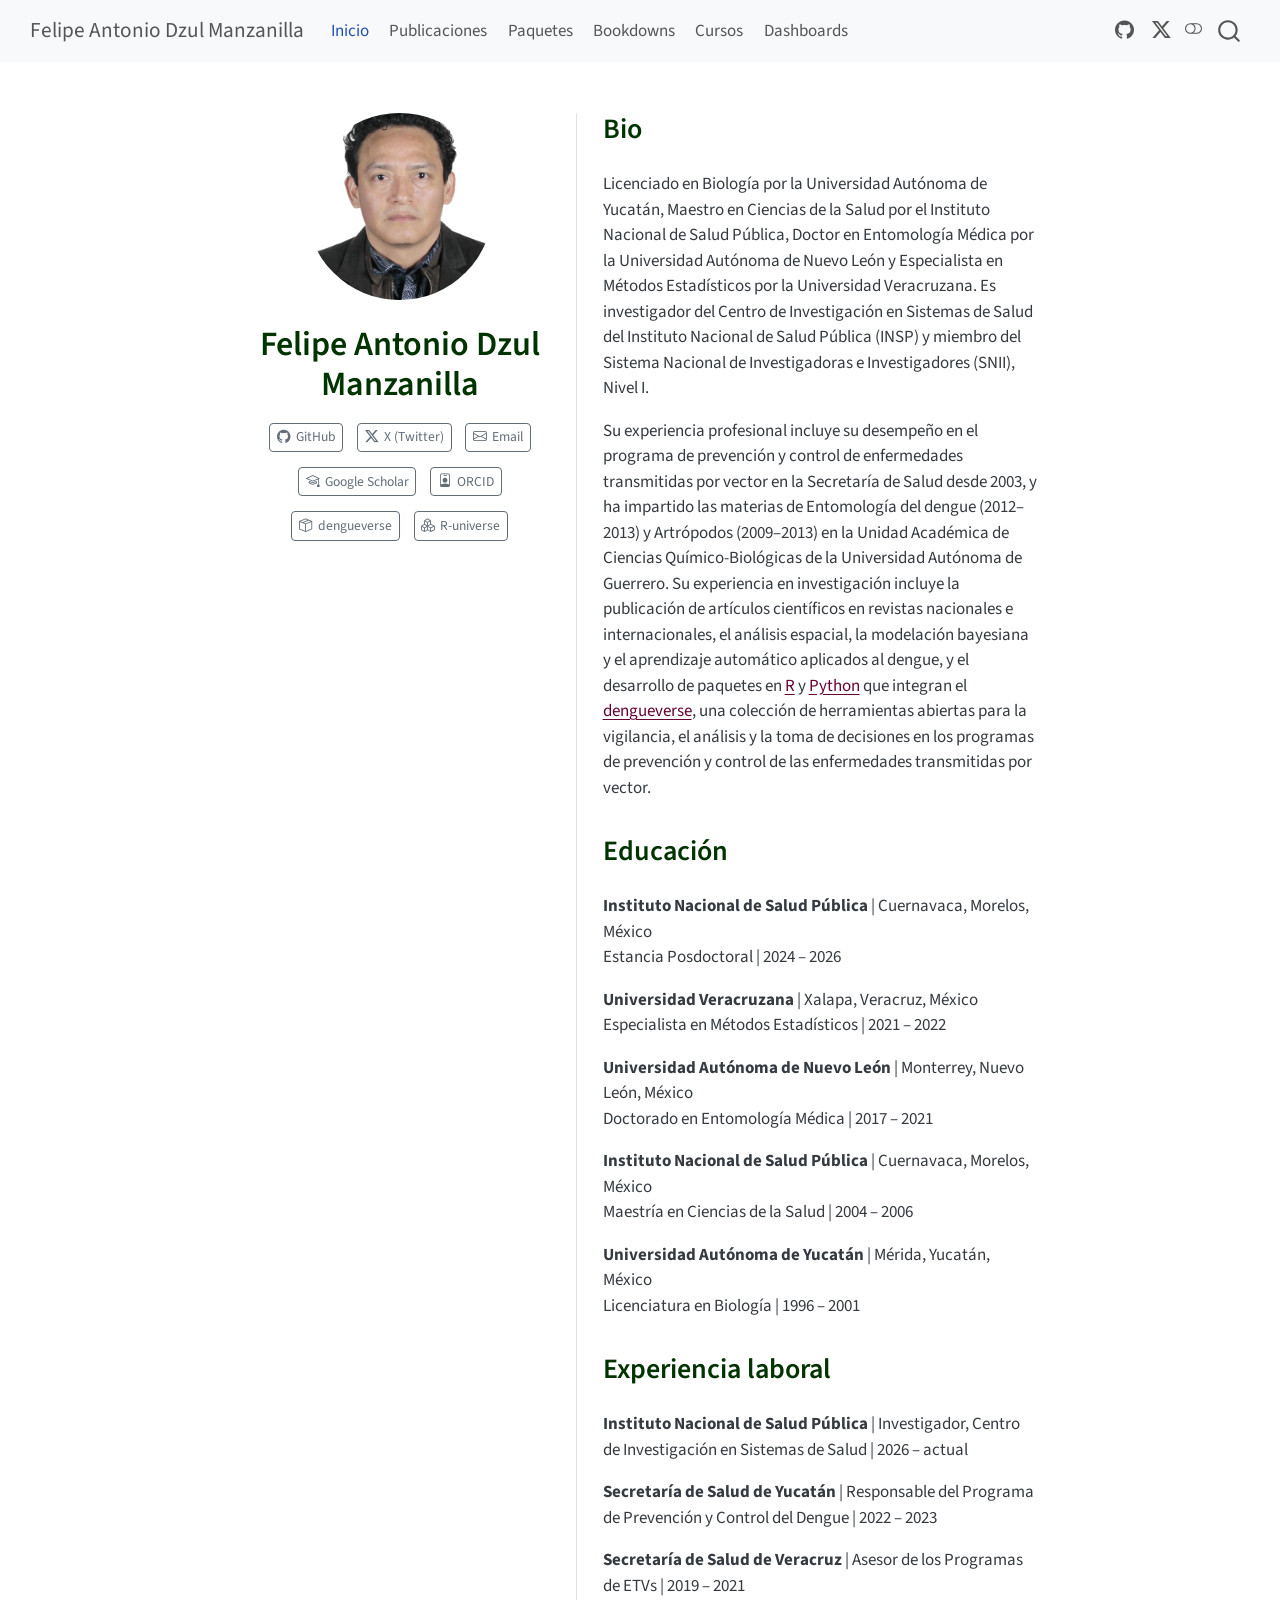
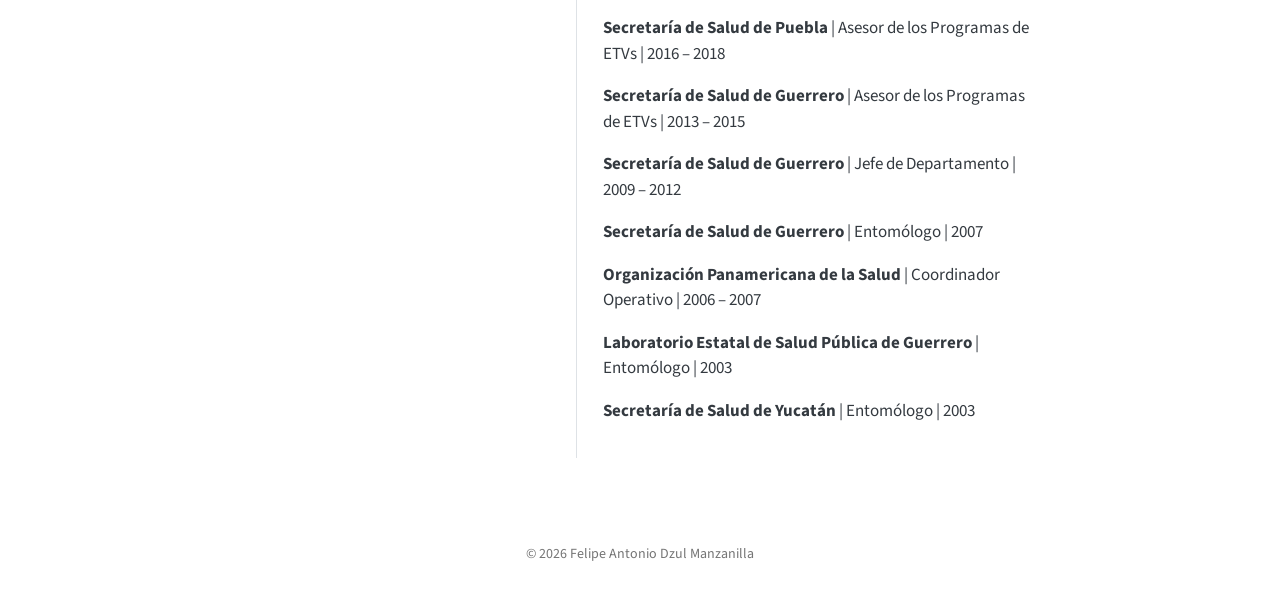
<file: index.html>
<!DOCTYPE html>
<html xmlns="http://www.w3.org/1999/xhtml" lang="es" xml:lang="es"><head>

<meta charset="utf-8">
<meta name="generator" content="quarto-1.8.27">

<meta name="viewport" content="width=device-width, initial-scale=1.0, user-scalable=yes">


<title>Felipe Antonio Dzul Manzanilla</title>
<style>
code{white-space: pre-wrap;}
span.smallcaps{font-variant: small-caps;}
div.columns{display: flex; gap: min(4vw, 1.5em);}
div.column{flex: auto; overflow-x: auto;}
div.hanging-indent{margin-left: 1.5em; text-indent: -1.5em;}
ul.task-list{list-style: none;}
ul.task-list li input[type="checkbox"] {
  width: 0.8em;
  margin: 0 0.8em 0.2em -1em; /* quarto-specific, see https://github.com/quarto-dev/quarto-cli/issues/4556 */ 
  vertical-align: middle;
}
</style>


<script src="site_libs/quarto-nav/quarto-nav.js"></script>
<script src="site_libs/quarto-nav/headroom.min.js"></script>
<script src="site_libs/clipboard/clipboard.min.js"></script>
<script src="site_libs/quarto-search/autocomplete.umd.js"></script>
<script src="site_libs/quarto-search/fuse.min.js"></script>
<script src="site_libs/quarto-search/quarto-search.js"></script>
<meta name="quarto:offset" content="./">
<link href="./images/fadm.jpg" rel="icon" type="image/jpeg">
<script src="site_libs/quarto-html/quarto.js" type="module"></script>
<script src="site_libs/quarto-html/tabsets/tabsets.js" type="module"></script>
<script src="site_libs/quarto-html/axe/axe-check.js" type="module"></script>
<script src="site_libs/quarto-html/popper.min.js"></script>
<script src="site_libs/quarto-html/tippy.umd.min.js"></script>
<link href="site_libs/quarto-html/tippy.css" rel="stylesheet">
<link href="site_libs/quarto-html/quarto-syntax-highlighting-ed96de9b727972fe78a7b5d16c58bf87.css" rel="stylesheet" class="quarto-color-scheme" id="quarto-text-highlighting-styles">
<link href="site_libs/quarto-html/quarto-syntax-highlighting-dark-4d9afe2b8d18ee9fa5d0d57b5ed4214d.css" rel="stylesheet" class="quarto-color-scheme quarto-color-alternate" id="quarto-text-highlighting-styles">
<link href="site_libs/quarto-html/quarto-syntax-highlighting-ed96de9b727972fe78a7b5d16c58bf87.css" rel="stylesheet" class="quarto-color-scheme-extra" id="quarto-text-highlighting-styles">
<script src="site_libs/bootstrap/bootstrap.min.js"></script>
<link href="site_libs/bootstrap/bootstrap-icons.css" rel="stylesheet">
<link href="site_libs/bootstrap/bootstrap-5b4ad623e5705c0698d39aec6f10cf02.min.css" rel="stylesheet" append-hash="true" class="quarto-color-scheme" id="quarto-bootstrap" data-mode="light">
<link href="site_libs/bootstrap/bootstrap-dark-0d4a9d19931feb4fee1ddab4b2489000.min.css" rel="stylesheet" append-hash="true" class="quarto-color-scheme quarto-color-alternate" id="quarto-bootstrap" data-mode="dark">
<link href="site_libs/bootstrap/bootstrap-5b4ad623e5705c0698d39aec6f10cf02.min.css" rel="stylesheet" append-hash="true" class="quarto-color-scheme-extra" id="quarto-bootstrap" data-mode="light">
<script id="quarto-search-options" type="application/json">{
  "location": "navbar",
  "copy-button": false,
  "collapse-after": 3,
  "panel-placement": "end",
  "type": "overlay",
  "limit": 50,
  "keyboard-shortcut": [
    "f",
    "/",
    "s"
  ],
  "show-item-context": false,
  "language": {
    "search-no-results-text": "No se han encontrado resultados",
    "search-matching-documents-text": "documentos encontrados",
    "search-copy-link-title": "Copiar el enlace en la búsqueda",
    "search-hide-matches-text": "Ocultar resultados adicionales",
    "search-more-match-text": "resultado adicional en este documento",
    "search-more-matches-text": "resultados adicionales en este documento",
    "search-clear-button-title": "Borrar",
    "search-text-placeholder": "",
    "search-detached-cancel-button-title": "Cancelar",
    "search-submit-button-title": "Enviar",
    "search-label": "Buscar"
  }
}</script>


<link rel="stylesheet" href="styles.css">
</head>

<body class="nav-fixed fullcontent quarto-light"><script id="quarto-html-before-body" type="application/javascript">
    const toggleBodyColorMode = (bsSheetEl) => {
      const mode = bsSheetEl.getAttribute("data-mode");
      const bodyEl = window.document.querySelector("body");
      if (mode === "dark") {
        bodyEl.classList.add("quarto-dark");
        bodyEl.classList.remove("quarto-light");
      } else {
        bodyEl.classList.add("quarto-light");
        bodyEl.classList.remove("quarto-dark");
      }
    }
    const toggleBodyColorPrimary = () => {
      const bsSheetEl = window.document.querySelector("link#quarto-bootstrap:not([rel=disabled-stylesheet])");
      if (bsSheetEl) {
        toggleBodyColorMode(bsSheetEl);
      }
    }
    const setColorSchemeToggle = (alternate) => {
      const toggles = window.document.querySelectorAll('.quarto-color-scheme-toggle');
      for (let i=0; i < toggles.length; i++) {
        const toggle = toggles[i];
        if (toggle) {
          if (alternate) {
            toggle.classList.add("alternate");
          } else {
            toggle.classList.remove("alternate");
          }
        }
      }
    };
    const toggleColorMode = (alternate) => {
      // Switch the stylesheets
      const primaryStylesheets = window.document.querySelectorAll('link.quarto-color-scheme:not(.quarto-color-alternate)');
      const alternateStylesheets = window.document.querySelectorAll('link.quarto-color-scheme.quarto-color-alternate');
      manageTransitions('#quarto-margin-sidebar .nav-link', false);
      if (alternate) {
        // note: dark is layered on light, we don't disable primary!
        enableStylesheet(alternateStylesheets);
        for (const sheetNode of alternateStylesheets) {
          if (sheetNode.id === "quarto-bootstrap") {
            toggleBodyColorMode(sheetNode);
          }
        }
      } else {
        disableStylesheet(alternateStylesheets);
        enableStylesheet(primaryStylesheets)
        toggleBodyColorPrimary();
      }
      manageTransitions('#quarto-margin-sidebar .nav-link', true);
      // Switch the toggles
      setColorSchemeToggle(alternate)
      // Hack to workaround the fact that safari doesn't
      // properly recolor the scrollbar when toggling (#1455)
      if (navigator.userAgent.indexOf('Safari') > 0 && navigator.userAgent.indexOf('Chrome') == -1) {
        manageTransitions("body", false);
        window.scrollTo(0, 1);
        setTimeout(() => {
          window.scrollTo(0, 0);
          manageTransitions("body", true);
        }, 40);
      }
    }
    const disableStylesheet = (stylesheets) => {
      for (let i=0; i < stylesheets.length; i++) {
        const stylesheet = stylesheets[i];
        stylesheet.rel = 'disabled-stylesheet';
      }
    }
    const enableStylesheet = (stylesheets) => {
      for (let i=0; i < stylesheets.length; i++) {
        const stylesheet = stylesheets[i];
        if(stylesheet.rel !== 'stylesheet') { // for Chrome, which will still FOUC without this check
          stylesheet.rel = 'stylesheet';
        }
      }
    }
    const manageTransitions = (selector, allowTransitions) => {
      const els = window.document.querySelectorAll(selector);
      for (let i=0; i < els.length; i++) {
        const el = els[i];
        if (allowTransitions) {
          el.classList.remove('notransition');
        } else {
          el.classList.add('notransition');
        }
      }
    }
    const isFileUrl = () => {
      return window.location.protocol === 'file:';
    }
    const hasAlternateSentinel = () => {
      let styleSentinel = getColorSchemeSentinel();
      if (styleSentinel !== null) {
        return styleSentinel === "alternate";
      } else {
        return false;
      }
    }
    const setStyleSentinel = (alternate) => {
      const value = alternate ? "alternate" : "default";
      if (!isFileUrl()) {
        window.localStorage.setItem("quarto-color-scheme", value);
      } else {
        localAlternateSentinel = value;
      }
    }
    const getColorSchemeSentinel = () => {
      if (!isFileUrl()) {
        const storageValue = window.localStorage.getItem("quarto-color-scheme");
        return storageValue != null ? storageValue : localAlternateSentinel;
      } else {
        return localAlternateSentinel;
      }
    }
    const toggleGiscusIfUsed = (isAlternate, darkModeDefault) => {
      const baseTheme = document.querySelector('#giscus-base-theme')?.value ?? 'light';
      const alternateTheme = document.querySelector('#giscus-alt-theme')?.value ?? 'dark';
      let newTheme = '';
      if(authorPrefersDark) {
        newTheme = isAlternate ? baseTheme : alternateTheme;
      } else {
        newTheme = isAlternate ? alternateTheme : baseTheme;
      }
      const changeGiscusTheme = () => {
        // From: https://github.com/giscus/giscus/issues/336
        const sendMessage = (message) => {
          const iframe = document.querySelector('iframe.giscus-frame');
          if (!iframe) return;
          iframe.contentWindow.postMessage({ giscus: message }, 'https://giscus.app');
        }
        sendMessage({
          setConfig: {
            theme: newTheme
          }
        });
      }
      const isGiscussLoaded = window.document.querySelector('iframe.giscus-frame') !== null;
      if (isGiscussLoaded) {
        changeGiscusTheme();
      }
    };
    const authorPrefersDark = false;
    const darkModeDefault = authorPrefersDark;
      document.querySelector('link#quarto-text-highlighting-styles.quarto-color-scheme-extra').rel = 'disabled-stylesheet';
      document.querySelector('link#quarto-bootstrap.quarto-color-scheme-extra').rel = 'disabled-stylesheet';
    let localAlternateSentinel = darkModeDefault ? 'alternate' : 'default';
    // Dark / light mode switch
    window.quartoToggleColorScheme = () => {
      // Read the current dark / light value
      let toAlternate = !hasAlternateSentinel();
      toggleColorMode(toAlternate);
      setStyleSentinel(toAlternate);
      toggleGiscusIfUsed(toAlternate, darkModeDefault);
      window.dispatchEvent(new Event('resize'));
    };
    // Switch to dark mode if need be
    if (hasAlternateSentinel()) {
      toggleColorMode(true);
    } else {
      toggleColorMode(false);
    }
  </script>

<div id="quarto-search-results"></div>
  <header id="quarto-header" class="headroom fixed-top">
    <nav class="navbar navbar-expand-lg " data-bs-theme="dark">
      <div class="navbar-container container-fluid">
      <div class="navbar-brand-container mx-auto">
    <a class="navbar-brand" href="./index.html">
    <span class="navbar-title">Felipe Antonio Dzul Manzanilla</span>
    </a>
  </div>
            <div id="quarto-search" class="" title="Buscar"></div>
          <button class="navbar-toggler" type="button" data-bs-toggle="collapse" data-bs-target="#navbarCollapse" aria-controls="navbarCollapse" role="menu" aria-expanded="false" aria-label="Navegación de palanca" onclick="if (window.quartoToggleHeadroom) { window.quartoToggleHeadroom(); }">
  <span class="navbar-toggler-icon"></span>
</button>
          <div class="collapse navbar-collapse" id="navbarCollapse">
            <ul class="navbar-nav navbar-nav-scroll me-auto">
  <li class="nav-item">
    <a class="nav-link active" href="./index.html" aria-current="page"> 
<span class="menu-text">Inicio</span></a>
  </li>  
  <li class="nav-item">
    <a class="nav-link" href="./articulos.html"> 
<span class="menu-text">Publicaciones</span></a>
  </li>  
  <li class="nav-item">
    <a class="nav-link" href="./paquetes.html"> 
<span class="menu-text">Paquetes</span></a>
  </li>  
  <li class="nav-item">
    <a class="nav-link" href="./bookdowns.html"> 
<span class="menu-text">Bookdowns</span></a>
  </li>  
  <li class="nav-item">
    <a class="nav-link" href="./cursos.html"> 
<span class="menu-text">Cursos</span></a>
  </li>  
  <li class="nav-item">
    <a class="nav-link" href="./dashboards.html"> 
<span class="menu-text">Dashboards</span></a>
  </li>  
</ul>
            <ul class="navbar-nav navbar-nav-scroll ms-auto">
  <li class="nav-item compact">
    <a class="nav-link" href="https://github.com/fdzul/"> <i class="bi bi-github" role="img" aria-label="GitHub">
</i> 
<span class="menu-text"></span></a>
  </li>  
  <li class="nav-item compact">
    <a class="nav-link" href="https://twitter.com/FdzulM"> <i class="bi bi-twitter-x" role="img" aria-label="X (Twitter)">
</i> 
<span class="menu-text"></span></a>
  </li>  
</ul>
          </div> <!-- /navcollapse -->
            <div class="quarto-navbar-tools">
  <a href="" class="quarto-color-scheme-toggle quarto-navigation-tool  px-1" onclick="window.quartoToggleColorScheme(); return false;" title="Alternar modo oscuro"><i class="bi"></i></a>
</div>
      </div> <!-- /container-fluid -->
    </nav>
</header>
<!-- content -->
<div id="quarto-content" class="quarto-container page-columns page-rows-contents page-layout-article page-navbar">
<!-- sidebar -->
<!-- margin-sidebar -->
    
<!-- main -->
<div class="quarto-about-trestles">
  <div class="about-entity">
    <img src="images/fadm.jpg" class="about-image
  round " style="height: 11em; width: 11em;">
<header id="title-block-header" class="quarto-title-block default">
<div class="quarto-title">
<h1 class="title">Felipe Antonio Dzul Manzanilla</h1>
</div>
<div class="quarto-title-meta">
  </div>
</header>
    <div class="about-links">
  <a href="https://github.com/fdzul/" class="about-link" rel="" target="">
    <i class="bi bi-github"></i>
     <span class="about-link-text">GitHub</span>
  </a>
  <a href="https://twitter.com/FdzulM" class="about-link" rel="" target="">
    <i class="bi bi-twitter-x"></i>
     <span class="about-link-text">X (Twitter)</span>
  </a>
  <a href="mailto:felipe.dzul.m@gmail.com" class="about-link" rel="" target="">
    <i class="bi bi-envelope"></i>
     <span class="about-link-text">Email</span>
  </a>
  <a href="https://scholar.google.es/citations?hl=es&amp;user=3e3-4VkAAAAJ" class="about-link" rel="" target="">
    <i class="bi bi-mortarboard"></i>
     <span class="about-link-text">Google Scholar</span>
  </a>
  <a href="https://orcid.org/0000-0002-2085-9141" class="about-link" rel="" target="">
    <i class="bi bi-person-badge"></i>
     <span class="about-link-text">ORCID</span>
  </a>
  <a href="https://fdzul.github.io/dengueverse/" class="about-link" rel="" target="">
    <i class="bi bi-box-seam"></i>
     <span class="about-link-text">dengueverse</span>
  </a>
  <a href="https://fdzul.r-universe.dev" class="about-link" rel="" target="">
    <i class="bi bi-boxes"></i>
     <span class="about-link-text">R-universe</span>
  </a>
</div>
  </div>
  <div class="about-contents"><main class="content" id="quarto-document-content">

<section id="bio" class="level2">
<h2 data-anchor-id="bio">Bio</h2>
<p>Licenciado en Biología por la Universidad Autónoma de Yucatán, Maestro en Ciencias de la Salud por el Instituto Nacional de Salud Pública, Doctor en Entomología Médica por la Universidad Autónoma de Nuevo León y Especialista en Métodos Estadísticos por la Universidad Veracruzana. Es investigador del Centro de Investigación en Sistemas de Salud del Instituto Nacional de Salud Pública (INSP) y miembro del Sistema Nacional de Investigadoras e Investigadores (SNII), Nivel I.</p>
<p>Su experiencia profesional incluye su desempeño en el programa de prevención y control de enfermedades transmitidas por vector en la Secretaría de Salud desde 2003, y ha impartido las materias de Entomología del dengue (2012–2013) y Artrópodos (2009–2013) en la Unidad Académica de Ciencias Químico-Biológicas de la Universidad Autónoma de Guerrero. Su experiencia en investigación incluye la publicación de artículos científicos en revistas nacionales e internacionales, el análisis espacial, la modelación bayesiana y el aprendizaje automático aplicados al dengue, y el desarrollo de paquetes en <a href="https://cran.r-project.org/">R</a> y <a href="https://www.python.org/">Python</a> que integran el <a href="https://fdzul.github.io/dengueverse/">dengueverse</a>, una colección de herramientas abiertas para la vigilancia, el análisis y la toma de decisiones en los programas de prevención y control de las enfermedades transmitidas por vector.</p>
</section>
<section id="educación" class="level2">
<h2 data-anchor-id="educación">Educación</h2>
<p><strong>Instituto Nacional de Salud Pública</strong> | Cuernavaca, Morelos, México<br>
Estancia Posdoctoral | 2024 – 2026</p>
<p><strong>Universidad Veracruzana</strong> | Xalapa, Veracruz, México<br>
Especialista en Métodos Estadísticos | 2021 – 2022</p>
<p><strong>Universidad Autónoma de Nuevo León</strong> | Monterrey, Nuevo León, México<br>
Doctorado en Entomología Médica | 2017 – 2021</p>
<p><strong>Instituto Nacional de Salud Pública</strong> | Cuernavaca, Morelos, México<br>
Maestría en Ciencias de la Salud | 2004 – 2006</p>
<p><strong>Universidad Autónoma de Yucatán</strong> | Mérida, Yucatán, México<br>
Licenciatura en Biología | 1996 – 2001</p>
</section>
<section id="experiencia-laboral" class="level2">
<h2 data-anchor-id="experiencia-laboral">Experiencia laboral</h2>
<p><strong>Instituto Nacional de Salud Pública</strong> | Investigador, Centro de Investigación en Sistemas de Salud | 2026 – actual</p>
<p><strong>Secretaría de Salud de Yucatán</strong> | Responsable del Programa de Prevención y Control del Dengue | 2022 – 2023</p>
<p><strong>Secretaría de Salud de Veracruz</strong> | Asesor de los Programas de ETVs | 2019 – 2021</p>
<p><strong>Secretaría de Salud de Puebla</strong> | Asesor de los Programas de ETVs | 2016 – 2018</p>
<p><strong>Secretaría de Salud de Guerrero</strong> | Asesor de los Programas de ETVs | 2013 – 2015</p>
<p><strong>Secretaría de Salud de Guerrero</strong> | Jefe de Departamento | 2009 – 2012</p>
<p><strong>Secretaría de Salud de Guerrero</strong> | Entomólogo | 2007</p>
<p><strong>Organización Panamericana de la Salud</strong> | Coordinador Operativo | 2006 – 2007</p>
<p><strong>Laboratorio Estatal de Salud Pública de Guerrero</strong> | Entomólogo | 2003</p>
<p><strong>Secretaría de Salud de Yucatán</strong> | Entomólogo | 2003</p>


</section>
</main></div>
</div>
 <!-- /main -->
<script id="quarto-html-after-body" type="application/javascript">
  window.document.addEventListener("DOMContentLoaded", function (event) {
    // Ensure there is a toggle, if there isn't float one in the top right
    if (window.document.querySelector('.quarto-color-scheme-toggle') === null) {
      const a = window.document.createElement('a');
      a.classList.add('top-right');
      a.classList.add('quarto-color-scheme-toggle');
      a.href = "";
      a.onclick = function() { try { window.quartoToggleColorScheme(); } catch {} return false; };
      const i = window.document.createElement("i");
      i.classList.add('bi');
      a.appendChild(i);
      window.document.body.appendChild(a);
    }
    setColorSchemeToggle(hasAlternateSentinel())
    const isCodeAnnotation = (el) => {
      for (const clz of el.classList) {
        if (clz.startsWith('code-annotation-')) {                     
          return true;
        }
      }
      return false;
    }
    const onCopySuccess = function(e) {
      // button target
      const button = e.trigger;
      // don't keep focus
      button.blur();
      // flash "checked"
      button.classList.add('code-copy-button-checked');
      var currentTitle = button.getAttribute("title");
      button.setAttribute("title", "Copiado");
      let tooltip;
      if (window.bootstrap) {
        button.setAttribute("data-bs-toggle", "tooltip");
        button.setAttribute("data-bs-placement", "left");
        button.setAttribute("data-bs-title", "Copiado");
        tooltip = new bootstrap.Tooltip(button, 
          { trigger: "manual", 
            customClass: "code-copy-button-tooltip",
            offset: [0, -8]});
        tooltip.show();    
      }
      setTimeout(function() {
        if (tooltip) {
          tooltip.hide();
          button.removeAttribute("data-bs-title");
          button.removeAttribute("data-bs-toggle");
          button.removeAttribute("data-bs-placement");
        }
        button.setAttribute("title", currentTitle);
        button.classList.remove('code-copy-button-checked');
      }, 1000);
      // clear code selection
      e.clearSelection();
    }
    const getTextToCopy = function(trigger) {
      const outerScaffold = trigger.parentElement.cloneNode(true);
      const codeEl = outerScaffold.querySelector('code');
      for (const childEl of codeEl.children) {
        if (isCodeAnnotation(childEl)) {
          childEl.remove();
        }
      }
      return codeEl.innerText;
    }
    const clipboard = new window.ClipboardJS('.code-copy-button:not([data-in-quarto-modal])', {
      text: getTextToCopy
    });
    clipboard.on('success', onCopySuccess);
    if (window.document.getElementById('quarto-embedded-source-code-modal')) {
      const clipboardModal = new window.ClipboardJS('.code-copy-button[data-in-quarto-modal]', {
        text: getTextToCopy,
        container: window.document.getElementById('quarto-embedded-source-code-modal')
      });
      clipboardModal.on('success', onCopySuccess);
    }
      var localhostRegex = new RegExp(/^(?:http|https):\/\/localhost\:?[0-9]*\//);
      var mailtoRegex = new RegExp(/^mailto:/);
        var filterRegex = new RegExp("https:\/\/fdzul\.github\.io");
      var isInternal = (href) => {
          return filterRegex.test(href) || localhostRegex.test(href) || mailtoRegex.test(href);
      }
      // Inspect non-navigation links and adorn them if external
     var links = window.document.querySelectorAll('a[href]:not(.nav-link):not(.navbar-brand):not(.toc-action):not(.sidebar-link):not(.sidebar-item-toggle):not(.pagination-link):not(.no-external):not([aria-hidden]):not(.dropdown-item):not(.quarto-navigation-tool):not(.about-link)');
      for (var i=0; i<links.length; i++) {
        const link = links[i];
        if (!isInternal(link.href)) {
          // undo the damage that might have been done by quarto-nav.js in the case of
          // links that we want to consider external
          if (link.dataset.originalHref !== undefined) {
            link.href = link.dataset.originalHref;
          }
        }
      }
    function tippyHover(el, contentFn, onTriggerFn, onUntriggerFn) {
      const config = {
        allowHTML: true,
        maxWidth: 500,
        delay: 100,
        arrow: false,
        appendTo: function(el) {
            return el.parentElement;
        },
        interactive: true,
        interactiveBorder: 10,
        theme: 'quarto',
        placement: 'bottom-start',
      };
      if (contentFn) {
        config.content = contentFn;
      }
      if (onTriggerFn) {
        config.onTrigger = onTriggerFn;
      }
      if (onUntriggerFn) {
        config.onUntrigger = onUntriggerFn;
      }
      window.tippy(el, config); 
    }
    const noterefs = window.document.querySelectorAll('a[role="doc-noteref"]');
    for (var i=0; i<noterefs.length; i++) {
      const ref = noterefs[i];
      tippyHover(ref, function() {
        // use id or data attribute instead here
        let href = ref.getAttribute('data-footnote-href') || ref.getAttribute('href');
        try { href = new URL(href).hash; } catch {}
        const id = href.replace(/^#\/?/, "");
        const note = window.document.getElementById(id);
        if (note) {
          return note.innerHTML;
        } else {
          return "";
        }
      });
    }
    const xrefs = window.document.querySelectorAll('a.quarto-xref');
    const processXRef = (id, note) => {
      // Strip column container classes
      const stripColumnClz = (el) => {
        el.classList.remove("page-full", "page-columns");
        if (el.children) {
          for (const child of el.children) {
            stripColumnClz(child);
          }
        }
      }
      stripColumnClz(note)
      if (id === null || id.startsWith('sec-')) {
        // Special case sections, only their first couple elements
        const container = document.createElement("div");
        if (note.children && note.children.length > 2) {
          container.appendChild(note.children[0].cloneNode(true));
          for (let i = 1; i < note.children.length; i++) {
            const child = note.children[i];
            if (child.tagName === "P" && child.innerText === "") {
              continue;
            } else {
              container.appendChild(child.cloneNode(true));
              break;
            }
          }
          if (window.Quarto?.typesetMath) {
            window.Quarto.typesetMath(container);
          }
          return container.innerHTML
        } else {
          if (window.Quarto?.typesetMath) {
            window.Quarto.typesetMath(note);
          }
          return note.innerHTML;
        }
      } else {
        // Remove any anchor links if they are present
        const anchorLink = note.querySelector('a.anchorjs-link');
        if (anchorLink) {
          anchorLink.remove();
        }
        if (window.Quarto?.typesetMath) {
          window.Quarto.typesetMath(note);
        }
        if (note.classList.contains("callout")) {
          return note.outerHTML;
        } else {
          return note.innerHTML;
        }
      }
    }
    for (var i=0; i<xrefs.length; i++) {
      const xref = xrefs[i];
      tippyHover(xref, undefined, function(instance) {
        instance.disable();
        let url = xref.getAttribute('href');
        let hash = undefined; 
        if (url.startsWith('#')) {
          hash = url;
        } else {
          try { hash = new URL(url).hash; } catch {}
        }
        if (hash) {
          const id = hash.replace(/^#\/?/, "");
          const note = window.document.getElementById(id);
          if (note !== null) {
            try {
              const html = processXRef(id, note.cloneNode(true));
              instance.setContent(html);
            } finally {
              instance.enable();
              instance.show();
            }
          } else {
            // See if we can fetch this
            fetch(url.split('#')[0])
            .then(res => res.text())
            .then(html => {
              const parser = new DOMParser();
              const htmlDoc = parser.parseFromString(html, "text/html");
              const note = htmlDoc.getElementById(id);
              if (note !== null) {
                const html = processXRef(id, note);
                instance.setContent(html);
              } 
            }).finally(() => {
              instance.enable();
              instance.show();
            });
          }
        } else {
          // See if we can fetch a full url (with no hash to target)
          // This is a special case and we should probably do some content thinning / targeting
          fetch(url)
          .then(res => res.text())
          .then(html => {
            const parser = new DOMParser();
            const htmlDoc = parser.parseFromString(html, "text/html");
            const note = htmlDoc.querySelector('main.content');
            if (note !== null) {
              // This should only happen for chapter cross references
              // (since there is no id in the URL)
              // remove the first header
              if (note.children.length > 0 && note.children[0].tagName === "HEADER") {
                note.children[0].remove();
              }
              const html = processXRef(null, note);
              instance.setContent(html);
            } 
          }).finally(() => {
            instance.enable();
            instance.show();
          });
        }
      }, function(instance) {
      });
    }
        let selectedAnnoteEl;
        const selectorForAnnotation = ( cell, annotation) => {
          let cellAttr = 'data-code-cell="' + cell + '"';
          let lineAttr = 'data-code-annotation="' +  annotation + '"';
          const selector = 'span[' + cellAttr + '][' + lineAttr + ']';
          return selector;
        }
        const selectCodeLines = (annoteEl) => {
          const doc = window.document;
          const targetCell = annoteEl.getAttribute("data-target-cell");
          const targetAnnotation = annoteEl.getAttribute("data-target-annotation");
          const annoteSpan = window.document.querySelector(selectorForAnnotation(targetCell, targetAnnotation));
          const lines = annoteSpan.getAttribute("data-code-lines").split(",");
          const lineIds = lines.map((line) => {
            return targetCell + "-" + line;
          })
          let top = null;
          let height = null;
          let parent = null;
          if (lineIds.length > 0) {
              //compute the position of the single el (top and bottom and make a div)
              const el = window.document.getElementById(lineIds[0]);
              top = el.offsetTop;
              height = el.offsetHeight;
              parent = el.parentElement.parentElement;
            if (lineIds.length > 1) {
              const lastEl = window.document.getElementById(lineIds[lineIds.length - 1]);
              const bottom = lastEl.offsetTop + lastEl.offsetHeight;
              height = bottom - top;
            }
            if (top !== null && height !== null && parent !== null) {
              // cook up a div (if necessary) and position it 
              let div = window.document.getElementById("code-annotation-line-highlight");
              if (div === null) {
                div = window.document.createElement("div");
                div.setAttribute("id", "code-annotation-line-highlight");
                div.style.position = 'absolute';
                parent.appendChild(div);
              }
              div.style.top = top - 2 + "px";
              div.style.height = height + 4 + "px";
              div.style.left = 0;
              let gutterDiv = window.document.getElementById("code-annotation-line-highlight-gutter");
              if (gutterDiv === null) {
                gutterDiv = window.document.createElement("div");
                gutterDiv.setAttribute("id", "code-annotation-line-highlight-gutter");
                gutterDiv.style.position = 'absolute';
                const codeCell = window.document.getElementById(targetCell);
                const gutter = codeCell.querySelector('.code-annotation-gutter');
                gutter.appendChild(gutterDiv);
              }
              gutterDiv.style.top = top - 2 + "px";
              gutterDiv.style.height = height + 4 + "px";
            }
            selectedAnnoteEl = annoteEl;
          }
        };
        const unselectCodeLines = () => {
          const elementsIds = ["code-annotation-line-highlight", "code-annotation-line-highlight-gutter"];
          elementsIds.forEach((elId) => {
            const div = window.document.getElementById(elId);
            if (div) {
              div.remove();
            }
          });
          selectedAnnoteEl = undefined;
        };
          // Handle positioning of the toggle
      window.addEventListener(
        "resize",
        throttle(() => {
          elRect = undefined;
          if (selectedAnnoteEl) {
            selectCodeLines(selectedAnnoteEl);
          }
        }, 10)
      );
      function throttle(fn, ms) {
      let throttle = false;
      let timer;
        return (...args) => {
          if(!throttle) { // first call gets through
              fn.apply(this, args);
              throttle = true;
          } else { // all the others get throttled
              if(timer) clearTimeout(timer); // cancel #2
              timer = setTimeout(() => {
                fn.apply(this, args);
                timer = throttle = false;
              }, ms);
          }
        };
      }
        // Attach click handler to the DT
        const annoteDls = window.document.querySelectorAll('dt[data-target-cell]');
        for (const annoteDlNode of annoteDls) {
          annoteDlNode.addEventListener('click', (event) => {
            const clickedEl = event.target;
            if (clickedEl !== selectedAnnoteEl) {
              unselectCodeLines();
              const activeEl = window.document.querySelector('dt[data-target-cell].code-annotation-active');
              if (activeEl) {
                activeEl.classList.remove('code-annotation-active');
              }
              selectCodeLines(clickedEl);
              clickedEl.classList.add('code-annotation-active');
            } else {
              // Unselect the line
              unselectCodeLines();
              clickedEl.classList.remove('code-annotation-active');
            }
          });
        }
    const findCites = (el) => {
      const parentEl = el.parentElement;
      if (parentEl) {
        const cites = parentEl.dataset.cites;
        if (cites) {
          return {
            el,
            cites: cites.split(' ')
          };
        } else {
          return findCites(el.parentElement)
        }
      } else {
        return undefined;
      }
    };
    var bibliorefs = window.document.querySelectorAll('a[role="doc-biblioref"]');
    for (var i=0; i<bibliorefs.length; i++) {
      const ref = bibliorefs[i];
      const citeInfo = findCites(ref);
      if (citeInfo) {
        tippyHover(citeInfo.el, function() {
          var popup = window.document.createElement('div');
          citeInfo.cites.forEach(function(cite) {
            var citeDiv = window.document.createElement('div');
            citeDiv.classList.add('hanging-indent');
            citeDiv.classList.add('csl-entry');
            var biblioDiv = window.document.getElementById('ref-' + cite);
            if (biblioDiv) {
              citeDiv.innerHTML = biblioDiv.innerHTML;
            }
            popup.appendChild(citeDiv);
          });
          return popup.innerHTML;
        });
      }
    }
  });
  </script>
</div> <!-- /content -->
<footer class="footer">
  <div class="nav-footer">
    <div class="nav-footer-left">
      &nbsp;
    </div>   
    <div class="nav-footer-center">
<p>© 2026 Felipe Antonio Dzul Manzanilla</p>
</div>
    <div class="nav-footer-right">
      &nbsp;
    </div>
  </div>
</footer>




</body></html>
</file>
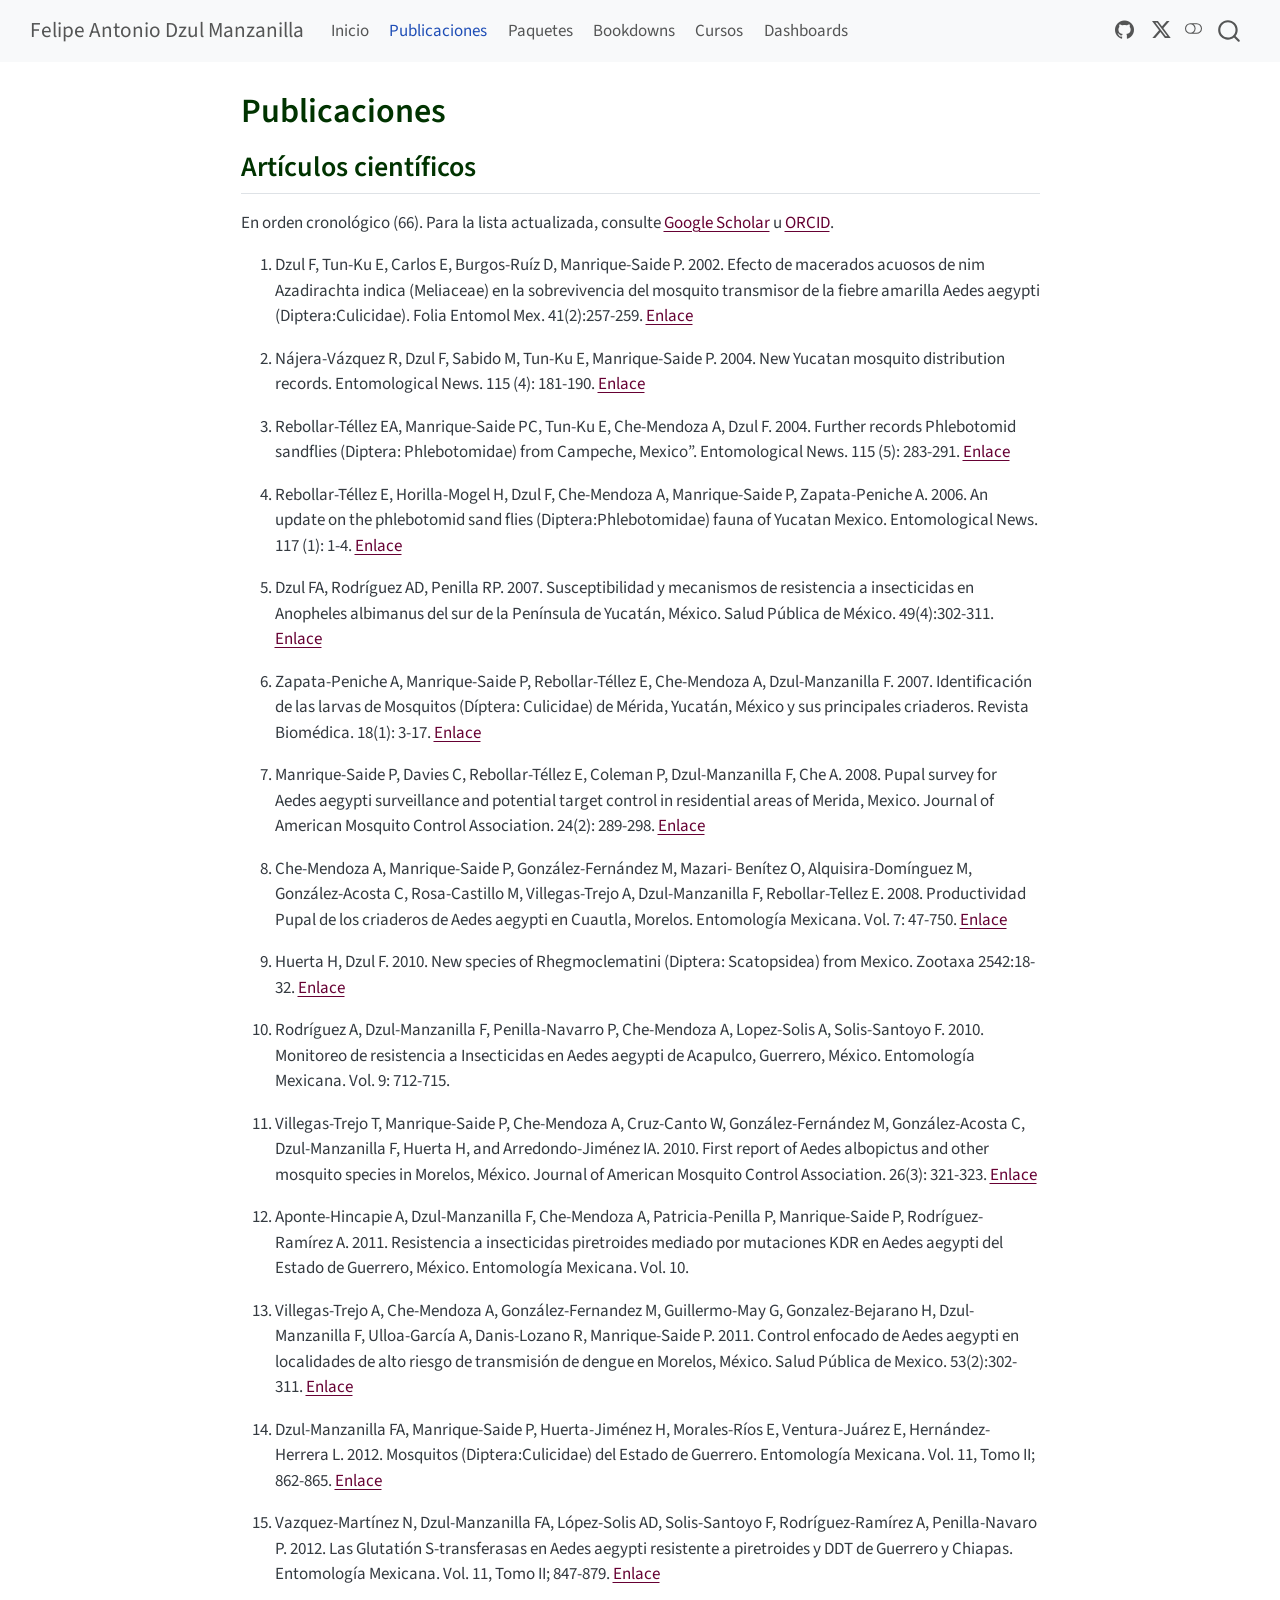
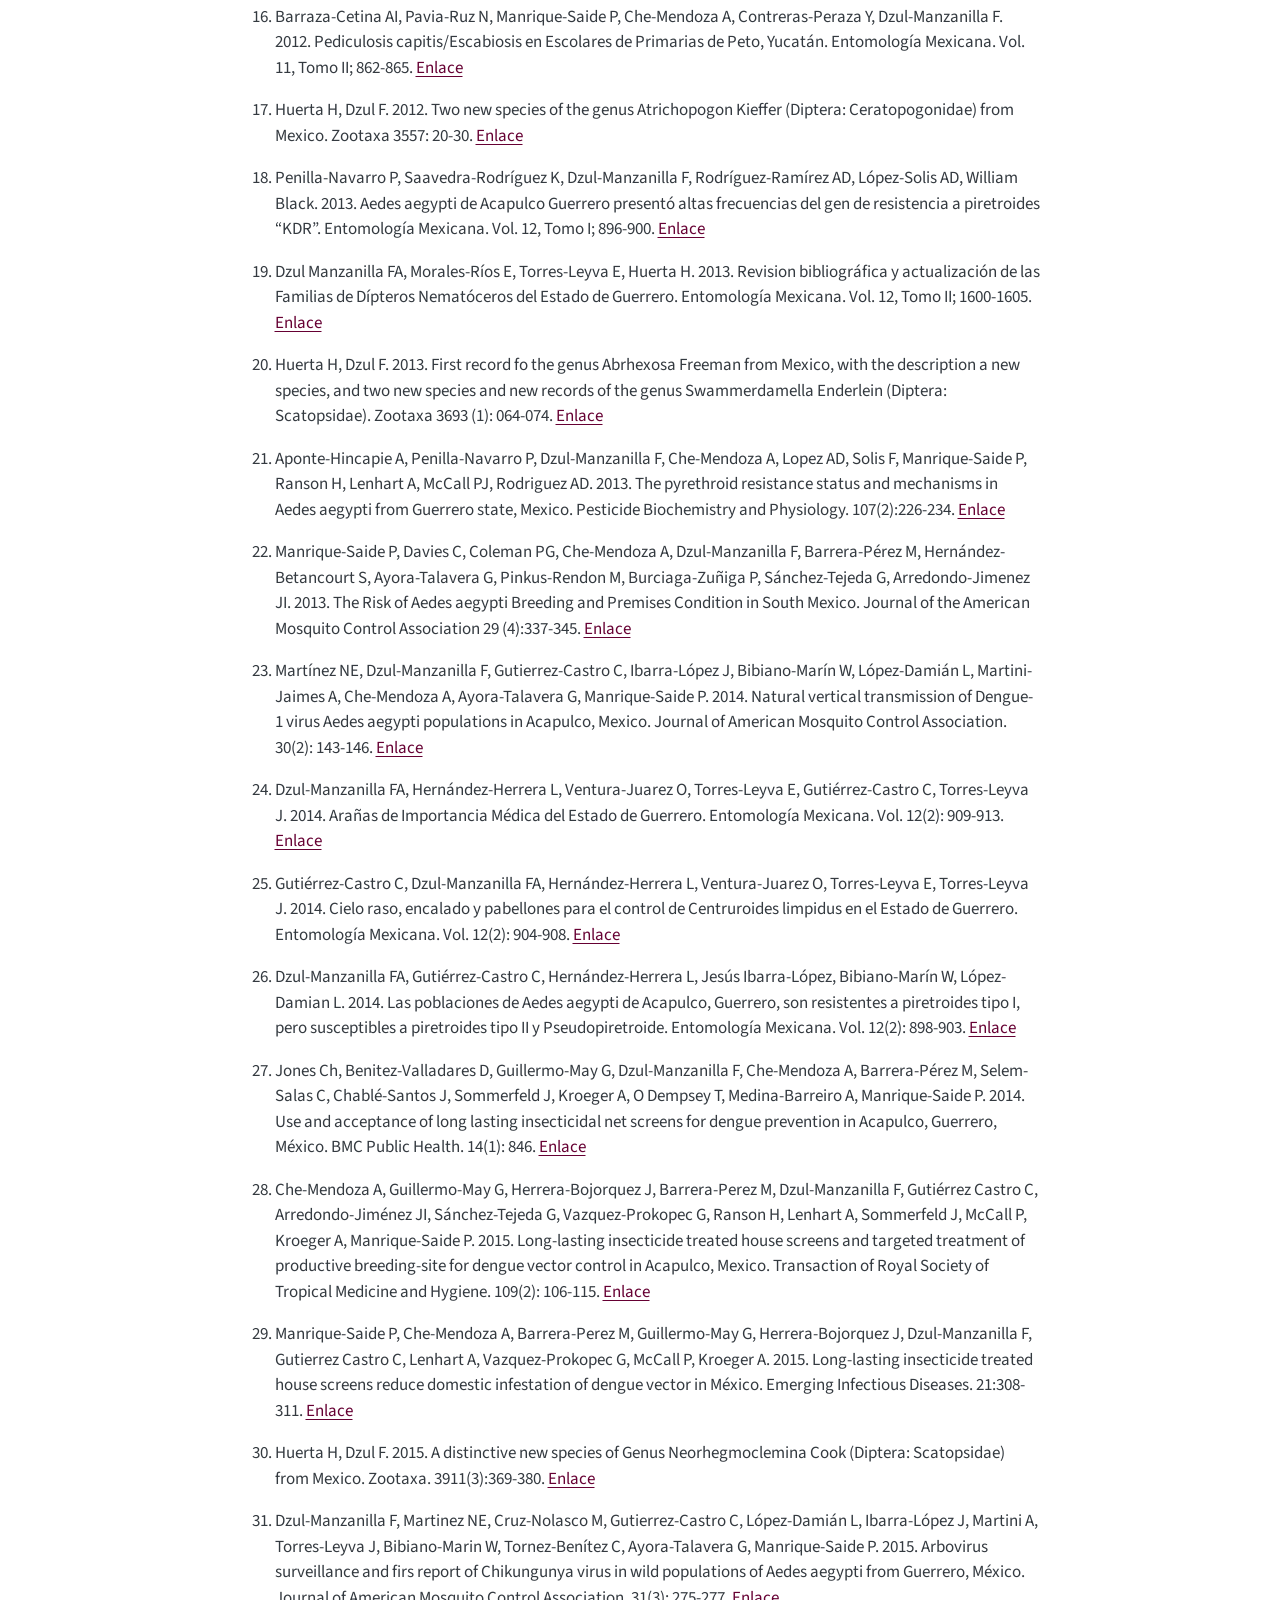
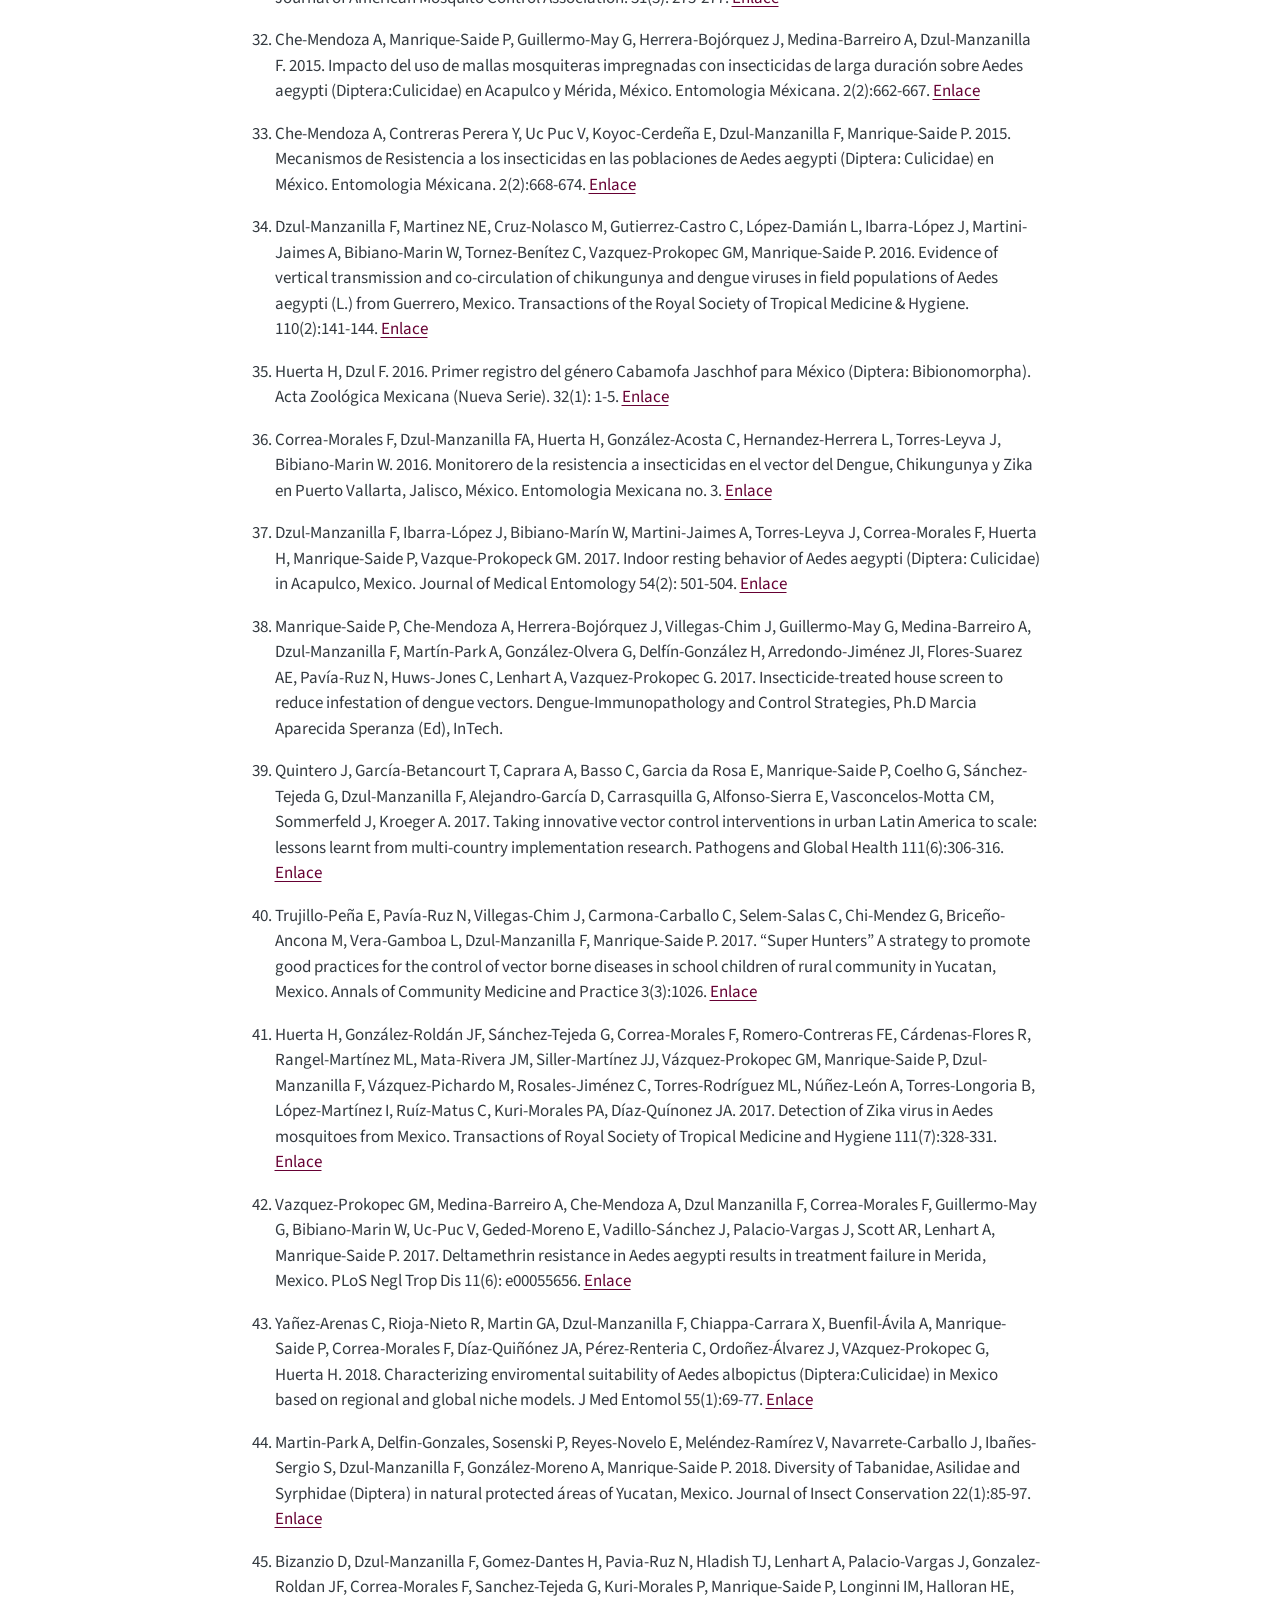
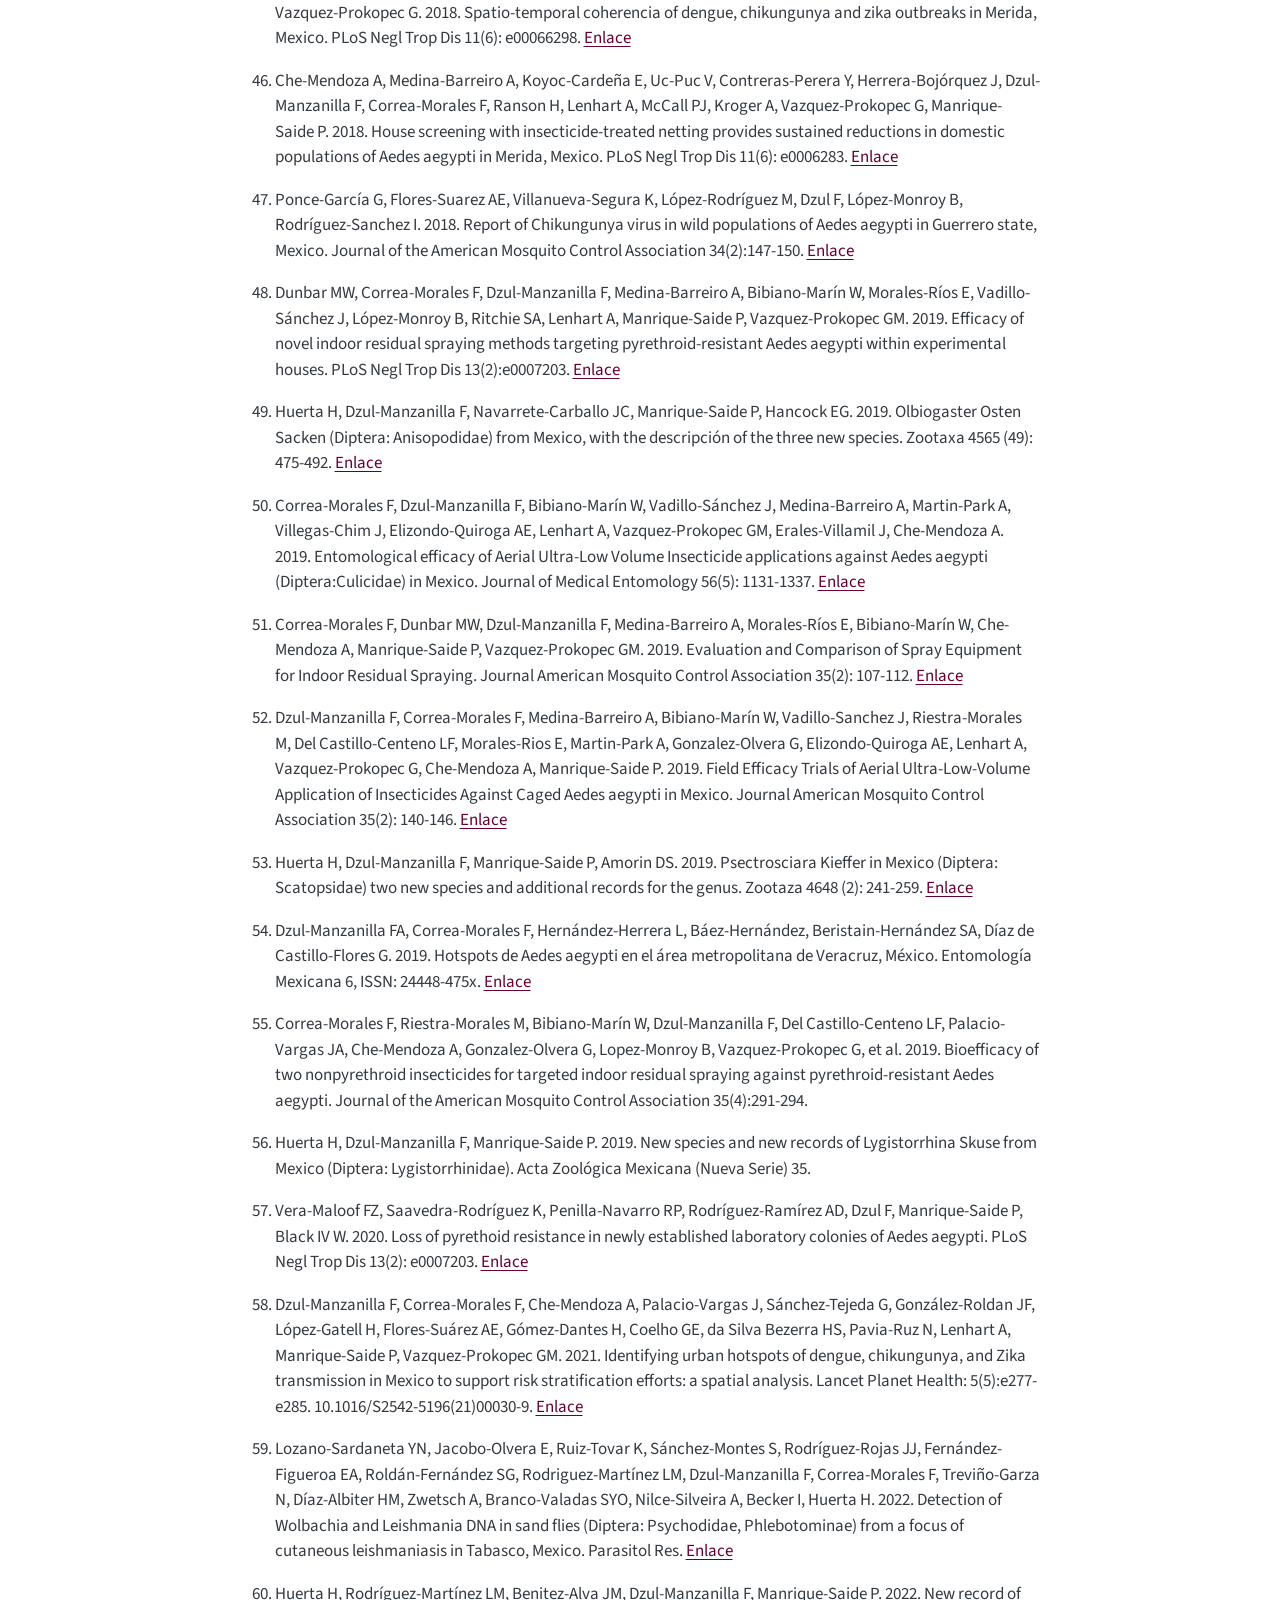
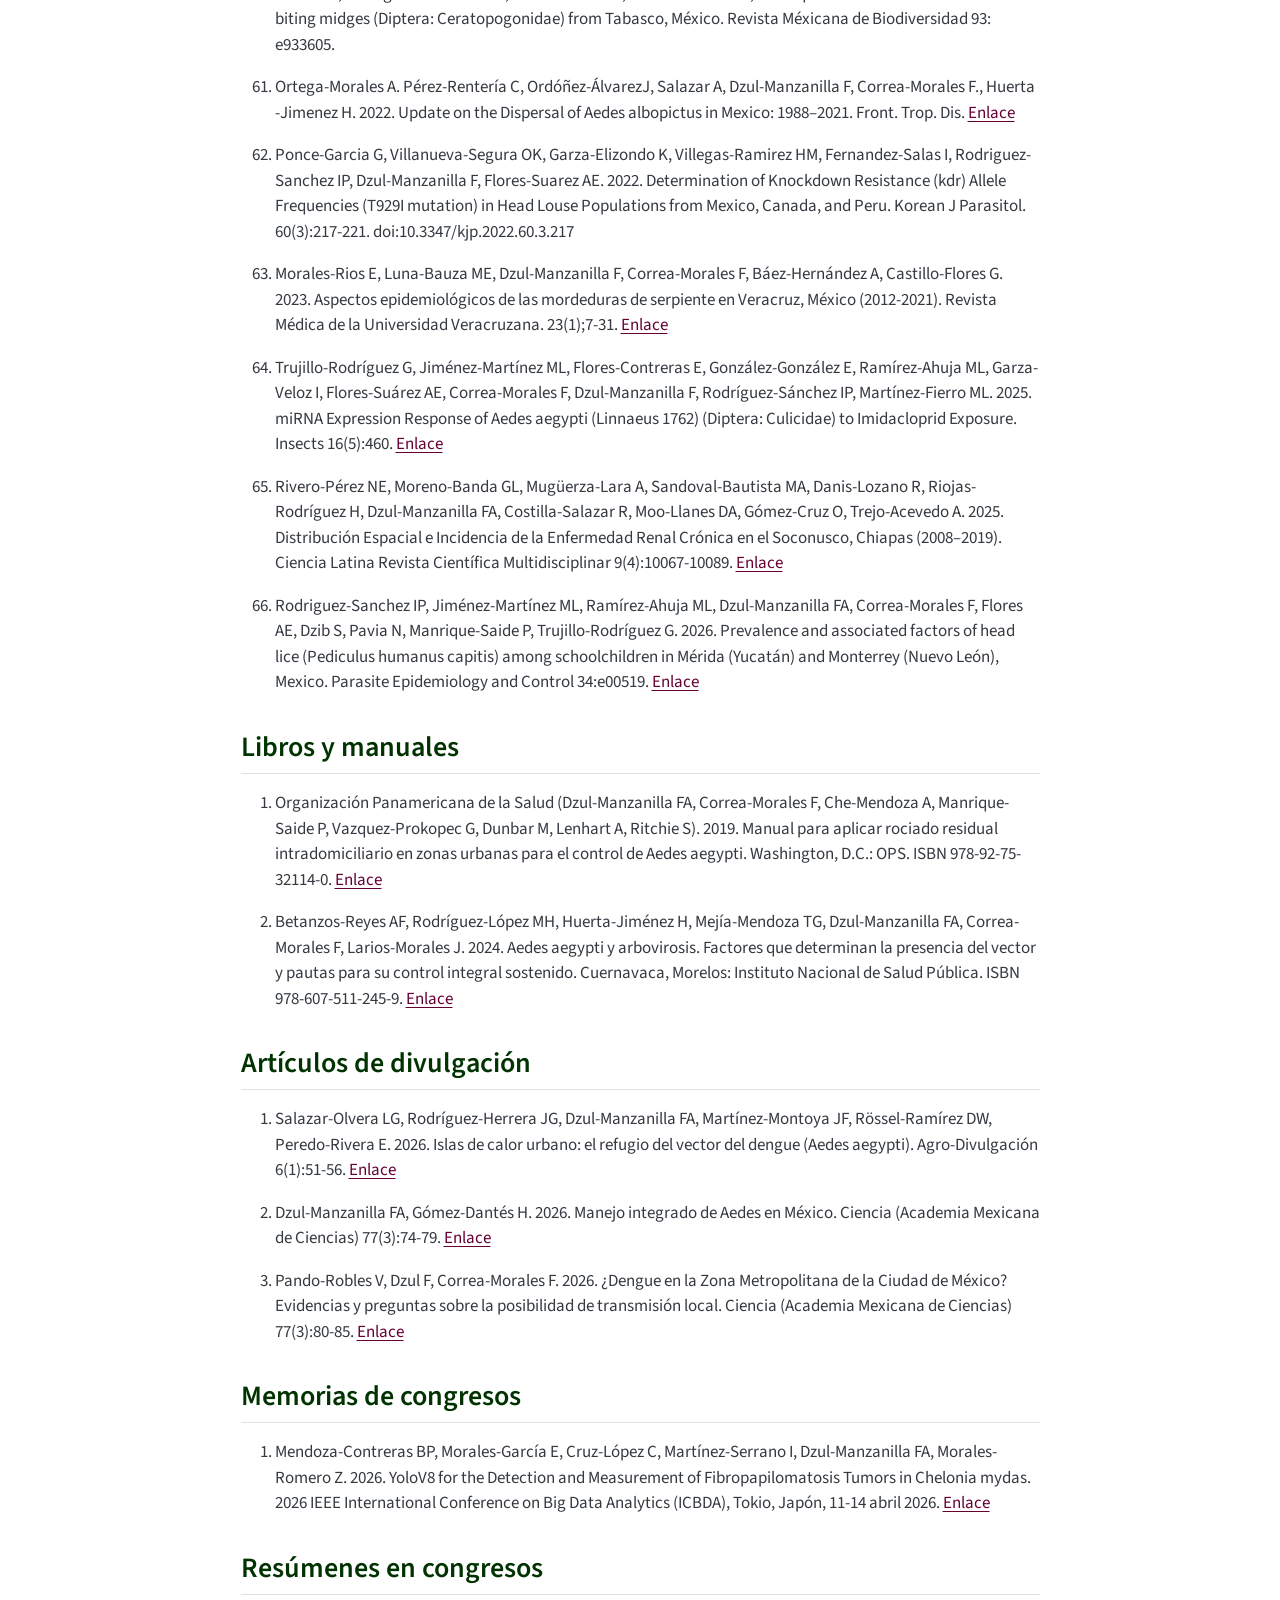
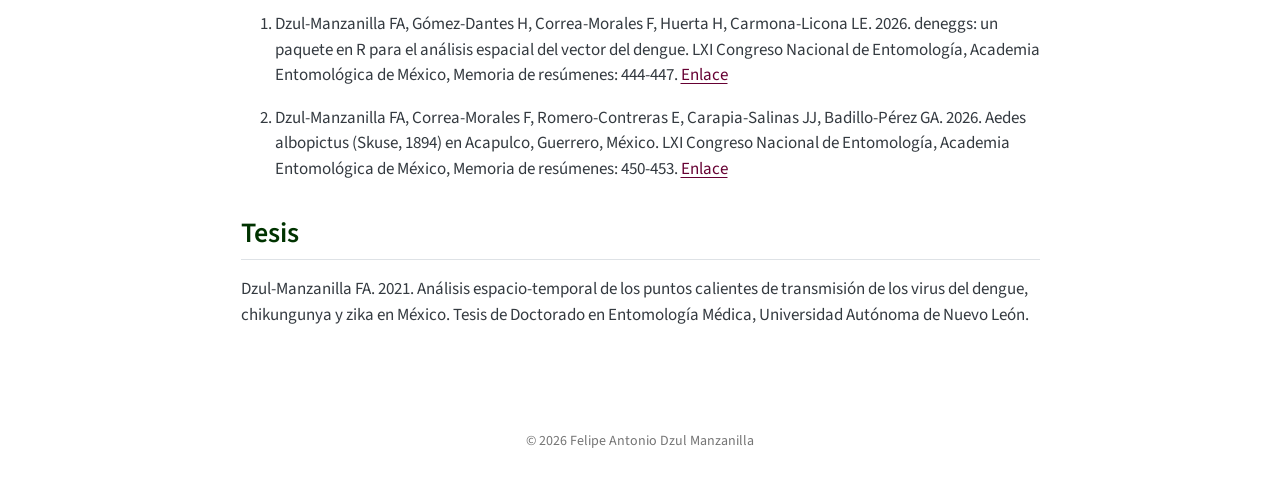
<file: articulos.html>
<!DOCTYPE html>
<html xmlns="http://www.w3.org/1999/xhtml" lang="es" xml:lang="es"><head>

<meta charset="utf-8">
<meta name="generator" content="quarto-1.8.27">

<meta name="viewport" content="width=device-width, initial-scale=1.0, user-scalable=yes">


<title>Publicaciones – Felipe Antonio Dzul Manzanilla</title>
<style>
code{white-space: pre-wrap;}
span.smallcaps{font-variant: small-caps;}
div.columns{display: flex; gap: min(4vw, 1.5em);}
div.column{flex: auto; overflow-x: auto;}
div.hanging-indent{margin-left: 1.5em; text-indent: -1.5em;}
ul.task-list{list-style: none;}
ul.task-list li input[type="checkbox"] {
  width: 0.8em;
  margin: 0 0.8em 0.2em -1em; /* quarto-specific, see https://github.com/quarto-dev/quarto-cli/issues/4556 */ 
  vertical-align: middle;
}
</style>


<script src="site_libs/quarto-nav/quarto-nav.js"></script>
<script src="site_libs/quarto-nav/headroom.min.js"></script>
<script src="site_libs/clipboard/clipboard.min.js"></script>
<script src="site_libs/quarto-search/autocomplete.umd.js"></script>
<script src="site_libs/quarto-search/fuse.min.js"></script>
<script src="site_libs/quarto-search/quarto-search.js"></script>
<meta name="quarto:offset" content="./">
<link href="./images/fadm.jpg" rel="icon" type="image/jpeg">
<script src="site_libs/quarto-html/quarto.js" type="module"></script>
<script src="site_libs/quarto-html/tabsets/tabsets.js" type="module"></script>
<script src="site_libs/quarto-html/axe/axe-check.js" type="module"></script>
<script src="site_libs/quarto-html/popper.min.js"></script>
<script src="site_libs/quarto-html/tippy.umd.min.js"></script>
<script src="site_libs/quarto-html/anchor.min.js"></script>
<link href="site_libs/quarto-html/tippy.css" rel="stylesheet">
<link href="site_libs/quarto-html/quarto-syntax-highlighting-ed96de9b727972fe78a7b5d16c58bf87.css" rel="stylesheet" class="quarto-color-scheme" id="quarto-text-highlighting-styles">
<link href="site_libs/quarto-html/quarto-syntax-highlighting-dark-4d9afe2b8d18ee9fa5d0d57b5ed4214d.css" rel="stylesheet" class="quarto-color-scheme quarto-color-alternate" id="quarto-text-highlighting-styles">
<link href="site_libs/quarto-html/quarto-syntax-highlighting-ed96de9b727972fe78a7b5d16c58bf87.css" rel="stylesheet" class="quarto-color-scheme-extra" id="quarto-text-highlighting-styles">
<script src="site_libs/bootstrap/bootstrap.min.js"></script>
<link href="site_libs/bootstrap/bootstrap-icons.css" rel="stylesheet">
<link href="site_libs/bootstrap/bootstrap-5b4ad623e5705c0698d39aec6f10cf02.min.css" rel="stylesheet" append-hash="true" class="quarto-color-scheme" id="quarto-bootstrap" data-mode="light">
<link href="site_libs/bootstrap/bootstrap-dark-0d4a9d19931feb4fee1ddab4b2489000.min.css" rel="stylesheet" append-hash="true" class="quarto-color-scheme quarto-color-alternate" id="quarto-bootstrap" data-mode="dark">
<link href="site_libs/bootstrap/bootstrap-5b4ad623e5705c0698d39aec6f10cf02.min.css" rel="stylesheet" append-hash="true" class="quarto-color-scheme-extra" id="quarto-bootstrap" data-mode="light">
<script id="quarto-search-options" type="application/json">{
  "location": "navbar",
  "copy-button": false,
  "collapse-after": 3,
  "panel-placement": "end",
  "type": "overlay",
  "limit": 50,
  "keyboard-shortcut": [
    "f",
    "/",
    "s"
  ],
  "show-item-context": false,
  "language": {
    "search-no-results-text": "No se han encontrado resultados",
    "search-matching-documents-text": "documentos encontrados",
    "search-copy-link-title": "Copiar el enlace en la búsqueda",
    "search-hide-matches-text": "Ocultar resultados adicionales",
    "search-more-match-text": "resultado adicional en este documento",
    "search-more-matches-text": "resultados adicionales en este documento",
    "search-clear-button-title": "Borrar",
    "search-text-placeholder": "",
    "search-detached-cancel-button-title": "Cancelar",
    "search-submit-button-title": "Enviar",
    "search-label": "Buscar"
  }
}</script>


<link rel="stylesheet" href="styles.css">
</head>

<body class="nav-fixed fullcontent quarto-light"><script id="quarto-html-before-body" type="application/javascript">
    const toggleBodyColorMode = (bsSheetEl) => {
      const mode = bsSheetEl.getAttribute("data-mode");
      const bodyEl = window.document.querySelector("body");
      if (mode === "dark") {
        bodyEl.classList.add("quarto-dark");
        bodyEl.classList.remove("quarto-light");
      } else {
        bodyEl.classList.add("quarto-light");
        bodyEl.classList.remove("quarto-dark");
      }
    }
    const toggleBodyColorPrimary = () => {
      const bsSheetEl = window.document.querySelector("link#quarto-bootstrap:not([rel=disabled-stylesheet])");
      if (bsSheetEl) {
        toggleBodyColorMode(bsSheetEl);
      }
    }
    const setColorSchemeToggle = (alternate) => {
      const toggles = window.document.querySelectorAll('.quarto-color-scheme-toggle');
      for (let i=0; i < toggles.length; i++) {
        const toggle = toggles[i];
        if (toggle) {
          if (alternate) {
            toggle.classList.add("alternate");
          } else {
            toggle.classList.remove("alternate");
          }
        }
      }
    };
    const toggleColorMode = (alternate) => {
      // Switch the stylesheets
      const primaryStylesheets = window.document.querySelectorAll('link.quarto-color-scheme:not(.quarto-color-alternate)');
      const alternateStylesheets = window.document.querySelectorAll('link.quarto-color-scheme.quarto-color-alternate');
      manageTransitions('#quarto-margin-sidebar .nav-link', false);
      if (alternate) {
        // note: dark is layered on light, we don't disable primary!
        enableStylesheet(alternateStylesheets);
        for (const sheetNode of alternateStylesheets) {
          if (sheetNode.id === "quarto-bootstrap") {
            toggleBodyColorMode(sheetNode);
          }
        }
      } else {
        disableStylesheet(alternateStylesheets);
        enableStylesheet(primaryStylesheets)
        toggleBodyColorPrimary();
      }
      manageTransitions('#quarto-margin-sidebar .nav-link', true);
      // Switch the toggles
      setColorSchemeToggle(alternate)
      // Hack to workaround the fact that safari doesn't
      // properly recolor the scrollbar when toggling (#1455)
      if (navigator.userAgent.indexOf('Safari') > 0 && navigator.userAgent.indexOf('Chrome') == -1) {
        manageTransitions("body", false);
        window.scrollTo(0, 1);
        setTimeout(() => {
          window.scrollTo(0, 0);
          manageTransitions("body", true);
        }, 40);
      }
    }
    const disableStylesheet = (stylesheets) => {
      for (let i=0; i < stylesheets.length; i++) {
        const stylesheet = stylesheets[i];
        stylesheet.rel = 'disabled-stylesheet';
      }
    }
    const enableStylesheet = (stylesheets) => {
      for (let i=0; i < stylesheets.length; i++) {
        const stylesheet = stylesheets[i];
        if(stylesheet.rel !== 'stylesheet') { // for Chrome, which will still FOUC without this check
          stylesheet.rel = 'stylesheet';
        }
      }
    }
    const manageTransitions = (selector, allowTransitions) => {
      const els = window.document.querySelectorAll(selector);
      for (let i=0; i < els.length; i++) {
        const el = els[i];
        if (allowTransitions) {
          el.classList.remove('notransition');
        } else {
          el.classList.add('notransition');
        }
      }
    }
    const isFileUrl = () => {
      return window.location.protocol === 'file:';
    }
    const hasAlternateSentinel = () => {
      let styleSentinel = getColorSchemeSentinel();
      if (styleSentinel !== null) {
        return styleSentinel === "alternate";
      } else {
        return false;
      }
    }
    const setStyleSentinel = (alternate) => {
      const value = alternate ? "alternate" : "default";
      if (!isFileUrl()) {
        window.localStorage.setItem("quarto-color-scheme", value);
      } else {
        localAlternateSentinel = value;
      }
    }
    const getColorSchemeSentinel = () => {
      if (!isFileUrl()) {
        const storageValue = window.localStorage.getItem("quarto-color-scheme");
        return storageValue != null ? storageValue : localAlternateSentinel;
      } else {
        return localAlternateSentinel;
      }
    }
    const toggleGiscusIfUsed = (isAlternate, darkModeDefault) => {
      const baseTheme = document.querySelector('#giscus-base-theme')?.value ?? 'light';
      const alternateTheme = document.querySelector('#giscus-alt-theme')?.value ?? 'dark';
      let newTheme = '';
      if(authorPrefersDark) {
        newTheme = isAlternate ? baseTheme : alternateTheme;
      } else {
        newTheme = isAlternate ? alternateTheme : baseTheme;
      }
      const changeGiscusTheme = () => {
        // From: https://github.com/giscus/giscus/issues/336
        const sendMessage = (message) => {
          const iframe = document.querySelector('iframe.giscus-frame');
          if (!iframe) return;
          iframe.contentWindow.postMessage({ giscus: message }, 'https://giscus.app');
        }
        sendMessage({
          setConfig: {
            theme: newTheme
          }
        });
      }
      const isGiscussLoaded = window.document.querySelector('iframe.giscus-frame') !== null;
      if (isGiscussLoaded) {
        changeGiscusTheme();
      }
    };
    const authorPrefersDark = false;
    const darkModeDefault = authorPrefersDark;
      document.querySelector('link#quarto-text-highlighting-styles.quarto-color-scheme-extra').rel = 'disabled-stylesheet';
      document.querySelector('link#quarto-bootstrap.quarto-color-scheme-extra').rel = 'disabled-stylesheet';
    let localAlternateSentinel = darkModeDefault ? 'alternate' : 'default';
    // Dark / light mode switch
    window.quartoToggleColorScheme = () => {
      // Read the current dark / light value
      let toAlternate = !hasAlternateSentinel();
      toggleColorMode(toAlternate);
      setStyleSentinel(toAlternate);
      toggleGiscusIfUsed(toAlternate, darkModeDefault);
      window.dispatchEvent(new Event('resize'));
    };
    // Switch to dark mode if need be
    if (hasAlternateSentinel()) {
      toggleColorMode(true);
    } else {
      toggleColorMode(false);
    }
  </script>

<div id="quarto-search-results"></div>
  <header id="quarto-header" class="headroom fixed-top">
    <nav class="navbar navbar-expand-lg " data-bs-theme="dark">
      <div class="navbar-container container-fluid">
      <div class="navbar-brand-container mx-auto">
    <a class="navbar-brand" href="./index.html">
    <span class="navbar-title">Felipe Antonio Dzul Manzanilla</span>
    </a>
  </div>
            <div id="quarto-search" class="" title="Buscar"></div>
          <button class="navbar-toggler" type="button" data-bs-toggle="collapse" data-bs-target="#navbarCollapse" aria-controls="navbarCollapse" role="menu" aria-expanded="false" aria-label="Navegación de palanca" onclick="if (window.quartoToggleHeadroom) { window.quartoToggleHeadroom(); }">
  <span class="navbar-toggler-icon"></span>
</button>
          <div class="collapse navbar-collapse" id="navbarCollapse">
            <ul class="navbar-nav navbar-nav-scroll me-auto">
  <li class="nav-item">
    <a class="nav-link" href="./index.html"> 
<span class="menu-text">Inicio</span></a>
  </li>  
  <li class="nav-item">
    <a class="nav-link active" href="./articulos.html" aria-current="page"> 
<span class="menu-text">Publicaciones</span></a>
  </li>  
  <li class="nav-item">
    <a class="nav-link" href="./paquetes.html"> 
<span class="menu-text">Paquetes</span></a>
  </li>  
  <li class="nav-item">
    <a class="nav-link" href="./bookdowns.html"> 
<span class="menu-text">Bookdowns</span></a>
  </li>  
  <li class="nav-item">
    <a class="nav-link" href="./cursos.html"> 
<span class="menu-text">Cursos</span></a>
  </li>  
  <li class="nav-item">
    <a class="nav-link" href="./dashboards.html"> 
<span class="menu-text">Dashboards</span></a>
  </li>  
</ul>
            <ul class="navbar-nav navbar-nav-scroll ms-auto">
  <li class="nav-item compact">
    <a class="nav-link" href="https://github.com/fdzul/"> <i class="bi bi-github" role="img" aria-label="GitHub">
</i> 
<span class="menu-text"></span></a>
  </li>  
  <li class="nav-item compact">
    <a class="nav-link" href="https://twitter.com/FdzulM"> <i class="bi bi-twitter-x" role="img" aria-label="X (Twitter)">
</i> 
<span class="menu-text"></span></a>
  </li>  
</ul>
          </div> <!-- /navcollapse -->
            <div class="quarto-navbar-tools">
  <a href="" class="quarto-color-scheme-toggle quarto-navigation-tool  px-1" onclick="window.quartoToggleColorScheme(); return false;" title="Alternar modo oscuro"><i class="bi"></i></a>
</div>
      </div> <!-- /container-fluid -->
    </nav>
</header>
<!-- content -->
<div id="quarto-content" class="quarto-container page-columns page-rows-contents page-layout-article page-navbar">
<!-- sidebar -->
<!-- margin-sidebar -->
    
<!-- main -->
<main class="content" id="quarto-document-content">


<header id="title-block-header" class="quarto-title-block default">
<div class="quarto-title">
<h1 class="title">Publicaciones</h1>
</div>



<div class="quarto-title-meta">

    
  
    
  </div>
  


</header>


<section id="artículos-científicos" class="level2">
<h2 class="anchored" data-anchor-id="artículos-científicos">Artículos científicos</h2>
<p>En orden cronológico (66). Para la lista actualizada, consulte <a href="https://scholar.google.es/citations?hl=es&amp;user=3e3-4VkAAAAJ">Google Scholar</a> u <a href="https://orcid.org/0000-0002-2085-9141">ORCID</a>.</p>
<ol type="1">
<li><p>Dzul F, Tun-Ku E, Carlos E, Burgos-Ruíz D, Manrique-Saide P. 2002. Efecto de macerados acuosos de nim Azadirachta indica (Meliaceae) en la sobrevivencia del mosquito transmisor de la fiebre amarilla Aedes aegypti (Diptera:Culicidae). Folia Entomol Mex. 41(2):257-259. <a href="http://www.folia.socmexent.org/revista/Vol%2041/Vol41Num2/257-259.pdf">Enlace</a></p></li>
<li><p>Nájera-Vázquez R, Dzul F, Sabido M, Tun-Ku E, Manrique-Saide P. 2004. New Yucatan mosquito distribution records. Entomological News. 115 (4): 181-190. <a href="http://biostor.org/reference/77712">Enlace</a></p></li>
<li><p>Rebollar-Téllez EA, Manrique-Saide PC, Tun-Ku E, Che-Mendoza A, Dzul F. 2004. Further records Phlebotomid sandflies (Diptera: Phlebotomidae) from Campeche, Mexico”. Entomological News. 115 (5): 283-291. <a href="https://www.biodiversitylibrary.org/page/2691487#page/307/mode/1up">Enlace</a></p></li>
<li><p>Rebollar-Téllez E, Horilla-Mogel H, Dzul F, Che-Mendoza A, Manrique-Saide P, Zapata-Peniche A. 2006. An update on the phlebotomid sand flies (Diptera:Phlebotomidae) fauna of Yucatan Mexico. Entomological News. 117 (1): 1-4. <a href="http://www.bioone.org/doi/abs/10.3157/0013-872X(2006)117%5B21:AUOTPS%5D2.0.CO%3B2">Enlace</a></p></li>
<li><p>Dzul FA, Rodríguez AD, Penilla RP. 2007. Susceptibilidad y mecanismos de resistencia a insecticidas en Anopheles albimanus del sur de la Península de Yucatán, México. Salud Pública de México. 49(4):302-311. <a href="http://www.scielo.org.mx/scielo.php?script=sci_arttext&amp;pid=S0036-36342007000400010">Enlace</a></p></li>
<li><p>Zapata-Peniche A, Manrique-Saide P, Rebollar-Téllez E, Che-Mendoza A, Dzul-Manzanilla F. 2007. Identificación de las larvas de Mosquitos (Díptera: Culicidae) de Mérida, Yucatán, México y sus principales criaderos. Revista Biomédica. 18(1): 3-17. <a href="http://www.scielo.org.mx/pdf/spm/v49n4/07.pdf">Enlace</a></p></li>
<li><p>Manrique-Saide P, Davies C, Rebollar-Téllez E, Coleman P, Dzul-Manzanilla F, Che A. 2008. Pupal survey for Aedes aegypti surveillance and potential target control in residential areas of Merida, Mexico. Journal of American Mosquito Control Association. 24(2): 289-298. <a href="http://www.bioone.org/doi/abs/10.2987/5578.1">Enlace</a></p></li>
<li><p>Che-Mendoza A, Manrique-Saide P, González-Fernández M, Mazari- Benítez O, Alquisira-Domínguez M, González-Acosta C, Rosa-Castillo M, Villegas-Trejo A, Dzul-Manzanilla F, Rebollar-Tellez E. 2008. Productividad Pupal de los criaderos de Aedes aegypti en Cuautla, Morelos. Entomología Mexicana. Vol. 7: 47-750. <a href="http://www.socmexent.org/entomologia/revista/2008/EMF/745-750.pdf">Enlace</a></p></li>
<li><p>Huerta H, Dzul F. 2010. New species of Rhegmoclematini (Diptera: Scatopsidea) from Mexico. Zootaxa 2542:18-32. <a href="https://www.mapress.com/j/zt/article/view/9169">Enlace</a></p></li>
<li><p>Rodríguez A, Dzul-Manzanilla F, Penilla-Navarro P, Che-Mendoza A, Lopez-Solis A, Solis-Santoyo F. 2010. Monitoreo de resistencia a Insecticidas en Aedes aegypti de Acapulco, Guerrero, México. Entomología Mexicana. Vol. 9: 712-715.</p></li>
<li><p>Villegas-Trejo T, Manrique-Saide P, Che-Mendoza A, Cruz-Canto W, González-Fernández M, González-Acosta C, Dzul-Manzanilla F, Huerta H, and Arredondo-Jiménez IA. 2010. First report of Aedes albopictus and other mosquito species in Morelos, México. Journal of American Mosquito Control Association. 26(3): 321-323. <a href="http://www.bioone.org/doi/abs/10.2987/10-6014.1?journalCode=moco">Enlace</a></p></li>
<li><p>Aponte-Hincapie A, Dzul-Manzanilla F, Che-Mendoza A, Patricia-Penilla P, Manrique-Saide P, Rodríguez-Ramírez A. 2011. Resistencia a insecticidas piretroides mediado por mutaciones KDR en Aedes aegypti del Estado de Guerrero, México. Entomología Mexicana. Vol. 10.</p></li>
<li><p>Villegas-Trejo A, Che-Mendoza A, González-Fernandez M, Guillermo-May G, Gonzalez-Bejarano H, Dzul-Manzanilla F, Ulloa-García A, Danis-Lozano R, Manrique-Saide P. 2011. Control enfocado de Aedes aegypti en localidades de alto riesgo de transmisión de dengue en Morelos, México. Salud Pública de Mexico. 53(2):302-311. <a href="http://www.scielo.org.mx/pdf/spm/v53n2/a07v53n2.pdf">Enlace</a></p></li>
<li><p>Dzul-Manzanilla FA, Manrique-Saide P, Huerta-Jiménez H, Morales-Ríos E, Ventura-Juárez E, Hernández-Herrera L. 2012. Mosquitos (Diptera:Culicidae) del Estado de Guerrero. Entomología Mexicana. Vol. 11, Tomo II; 862-865. <a href="http://www.entomologia.socmexent.org/revista/2012/EMF/859-861.pdf">Enlace</a></p></li>
<li><p>Vazquez-Martínez N, Dzul-Manzanilla FA, López-Solis AD, Solis-Santoyo F, Rodríguez-Ramírez A, Penilla-Navaro P. 2012. Las Glutatión S-transferasas en Aedes aegypti resistente a piretroides y DDT de Guerrero y Chiapas. Entomología Mexicana. Vol. 11, Tomo II; 847-879. <a href="http://www.entomologia.socmexent.org/revista/2012/EMF/874-879.pdf">Enlace</a></p></li>
<li><p>Barraza-Cetina AI, Pavia-Ruz N, Manrique-Saide P, Che-Mendoza A, Contreras-Peraza Y, Dzul-Manzanilla F. 2012. Pediculosis capitis/Escabiosis en Escolares de Primarias de Peto, Yucatán. Entomología Mexicana. Vol. 11, Tomo II; 862-865. <a href="http://www.entomologia.socmexent.org/revista/2012/EMF/862-865.pdf">Enlace</a></p></li>
<li><p>Huerta H, Dzul F. 2012. Two new species of the genus Atrichopogon Kieffer (Diptera: Ceratopogonidae) from Mexico. Zootaxa 3557: 20-30. <a href="https://mapress.com/j/zt/article/view/14509">Enlace</a></p></li>
<li><p>Penilla-Navarro P, Saavedra-Rodríguez K, Dzul-Manzanilla F, Rodríguez-Ramírez AD, López-Solis AD, William Black. 2013. Aedes aegypti de Acapulco Guerrero presentó altas frecuencias del gen de resistencia a piretroides “KDR”. Entomología Mexicana. Vol. 12, Tomo I; 896-900. <a href="http://www.entomologia.socmexent.org/revista/2013/EMF/896-900.pdf">Enlace</a></p></li>
<li><p>Dzul Manzanilla FA, Morales-Ríos E, Torres-Leyva E, Huerta H. 2013. Revision bibliográfica y actualización de las Familias de Dípteros Nematóceros del Estado de Guerrero. Entomología Mexicana. Vol. 12, Tomo II; 1600-1605. <a href="http://www.entomologia.socmexent.org/revista/2012/SM/1600-1605.pdf">Enlace</a></p></li>
<li><p>Huerta H, Dzul F. 2013. First record fo the genus Abrhexosa Freeman from Mexico, with the description a new species, and two new species and new records of the genus Swammerdamella Enderlein (Diptera: Scatopsidae). Zootaxa 3693 (1): 064-074. <a href="https://biotaxa.org/Zootaxa/article/view/zootaxa.3693.1.4">Enlace</a></p></li>
<li><p>Aponte-Hincapie A, Penilla-Navarro P, Dzul-Manzanilla F, Che-Mendoza A, Lopez AD, Solis F, Manrique-Saide P, Ranson H, Lenhart A, McCall PJ, Rodriguez AD. 2013. The pyrethroid resistance status and mechanisms in Aedes aegypti from Guerrero state, Mexico. Pesticide Biochemistry and Physiology. 107(2):226-234. <a href="https://www.sciencedirect.com/science/article/abs/pii/S0048357513001314">Enlace</a></p></li>
<li><p>Manrique-Saide P, Davies C, Coleman PG, Che-Mendoza A, Dzul-Manzanilla F, Barrera-Pérez M, Hernández-Betancourt S, Ayora-Talavera G, Pinkus-Rendon M, Burciaga-Zuñiga P, Sánchez-Tejeda G, Arredondo-Jimenez JI. 2013. The Risk of Aedes aegypti Breeding and Premises Condition in South Mexico. Journal of the American Mosquito Control Association 29 (4):337-345. <a href="http://www.bioone.org/doi/abs/10.2987/13-6350.1">Enlace</a></p></li>
<li><p>Martínez NE, Dzul-Manzanilla F, Gutierrez-Castro C, Ibarra-López J, Bibiano-Marín W, López-Damián L, Martini-Jaimes A, Che-Mendoza A, Ayora-Talavera G, Manrique-Saide P. 2014. Natural vertical transmission of Dengue-1 virus Aedes aegypti populations in Acapulco, Mexico. Journal of American Mosquito Control Association. 30(2): 143-146. <a href="http://www.bioone.org/doi/abs/10.2987/14-6402.1">Enlace</a></p></li>
<li><p>Dzul-Manzanilla FA, Hernández-Herrera L, Ventura-Juarez O, Torres-Leyva E, Gutiérrez-Castro C, Torres-Leyva J. 2014. Arañas de Importancia Médica del Estado de Guerrero. Entomología Mexicana. Vol. 12(2): 909-913. <a href="http://acaentmex.org/entomologia/revista/2014/EMF/164.pdf">Enlace</a></p></li>
<li><p>Gutiérrez-Castro C, Dzul-Manzanilla FA, Hernández-Herrera L, Ventura-Juarez O, Torres-Leyva E, Torres-Leyva J. 2014. Cielo raso, encalado y pabellones para el control de Centruroides limpidus en el Estado de Guerrero. Entomología Mexicana. Vol. 12(2): 904-908. <a href="http://acaentmex.org/entomologia/revista/2014/EMF/164.pdf">Enlace</a></p></li>
<li><p>Dzul-Manzanilla FA, Gutiérrez-Castro C, Hernández-Herrera L, Jesús Ibarra-López, Bibiano-Marín W, López-Damian L. 2014. Las poblaciones de Aedes aegypti de Acapulco, Guerrero, son resistentes a piretroides tipo I, pero susceptibles a piretroides tipo II y Pseudopiretroide. Entomología Mexicana. Vol. 12(2): 898-903. <a href="http://acaentmex.org/entomologia/revista/2014/EMF/163.pdf">Enlace</a></p></li>
<li><p>Jones Ch, Benitez-Valladares D, Guillermo-May G, Dzul-Manzanilla F, Che-Mendoza A, Barrera-Pérez M, Selem-Salas C, Chablé-Santos J, Sommerfeld J, Kroeger A, O Dempsey T, Medina-Barreiro A, Manrique-Saide P. 2014. Use and acceptance of long lasting insecticidal net screens for dengue prevention in Acapulco, Guerrero, México. BMC Public Health. 14(1): 846. <a href="https://bmcpublichealth.biomedcentral.com/articles/10.1186/1471-2458-14-846">Enlace</a></p></li>
<li><p>Che-Mendoza A, Guillermo-May G, Herrera-Bojorquez J, Barrera-Perez M, Dzul-Manzanilla F, Gutiérrez Castro C, Arredondo-Jiménez JI, Sánchez-Tejeda G, Vazquez-Prokopec G, Ranson H, Lenhart A, Sommerfeld J, McCall P, Kroeger A, Manrique-Saide P. 2015. Long-lasting insecticide treated house screens and targeted treatment of productive breeding-site for dengue vector control in Acapulco, Mexico. Transaction of Royal Society of Tropical Medicine and Hygiene. 109(2): 106-115. <a href="https://academic.oup.com/trstmh/article/109/2/106/1920271">Enlace</a></p></li>
<li><p>Manrique-Saide P, Che-Mendoza A, Barrera-Perez M, Guillermo-May G, Herrera-Bojorquez J, Dzul-Manzanilla F, Gutierrez Castro C, Lenhart A, Vazquez-Prokopec G, McCall P, Kroeger A. 2015. Long-lasting insecticide treated house screens reduce domestic infestation of dengue vector in México. Emerging Infectious Diseases. 21:308-311. <a href="https://wwwnc.cdc.gov/eid/article/21/2/pdfs/14-0533.pdf">Enlace</a></p></li>
<li><p>Huerta H, Dzul F. 2015. A distinctive new species of Genus Neorhegmoclemina Cook (Diptera: Scatopsidae) from Mexico. Zootaxa. 3911(3):369-380. <a href="http://dx.doi.org/10.11646/zootaxa.3911.3.4">Enlace</a></p></li>
<li><p>Dzul-Manzanilla F, Martinez NE, Cruz-Nolasco M, Gutierrez-Castro C, López-Damián L, Ibarra-López J, Martini A, Torres-Leyva J, Bibiano-Marin W, Tornez-Benítez C, Ayora-Talavera G, Manrique-Saide P. 2015. Arbovirus surveillance and firs report of Chikungunya virus in wild populations of Aedes aegypti from Guerrero, México. Journal of American Mosquito Control Association. 31(3): 275-277. <a href="http://www.bioone.org/doi/abs/10.2987/moco-31-03-275-277.1">Enlace</a></p></li>
<li><p>Che-Mendoza A, Manrique-Saide P, Guillermo-May G, Herrera-Bojórquez J, Medina-Barreiro A, Dzul-Manzanilla F. 2015. Impacto del uso de mallas mosquiteras impregnadas con insecticidas de larga duración sobre Aedes aegypti (Diptera:Culicidae) en Acapulco y Mérida, México. Entomologia Méxicana. 2(2):662-667. <a href="http://www.socmexent.org/entomologia/revista/2015/EMF/PAG%20%20662-667.pdf">Enlace</a></p></li>
<li><p>Che-Mendoza A, Contreras Perera Y, Uc Puc V, Koyoc-Cerdeña E, Dzul-Manzanilla F, Manrique-Saide P. 2015. Mecanismos de Resistencia a los insecticidas en las poblaciones de Aedes aegypti (Diptera: Culicidae) en México. Entomologia Méxicana. 2(2):668-674. <a href="http://www.socmexent.org/entomologia/revista/2015/EMF/PAG%20%20668-674.pdf">Enlace</a></p></li>
<li><p>Dzul-Manzanilla F, Martinez NE, Cruz-Nolasco M, Gutierrez-Castro C, López-Damián L, Ibarra-López J, Martini-Jaimes A, Bibiano-Marin W, Tornez-Benítez C, Vazquez-Prokopec GM, Manrique-Saide P. 2016. Evidence of vertical transmission and co-circulation of chikungunya and dengue viruses in field populations of Aedes aegypti (L.) from Guerrero, Mexico. Transactions of the Royal Society of Tropical Medicine &amp; Hygiene. 110(2):141-144. <a href="https://academic.oup.com/trstmh/article-abstract/110/2/141/2578701?redirectedFrom=fulltext">Enlace</a></p></li>
<li><p>Huerta H, Dzul F. 2016. Primer registro del género Cabamofa Jaschhof para México (Diptera: Bibionomorpha). Acta Zoológica Mexicana (Nueva Serie). 32(1): 1-5. <a href="http://www.scielo.org.mx/pdf/azm/v32n1/0065-1737-azm-32-01-00001.pdf">Enlace</a></p></li>
<li><p>Correa-Morales F, Dzul-Manzanilla FA, Huerta H, González-Acosta C, Hernandez-Herrera L, Torres-Leyva J, Bibiano-Marin W. 2016. Monitorero de la resistencia a insecticidas en el vector del Dengue, Chikungunya y Zika en Puerto Vallarta, Jalisco, México. Entomologia Mexicana no. 3. <a href="http://acaentmex.org/entomologia/revista/2016/EMF/Em%20735-741.pdf">Enlace</a></p></li>
<li><p>Dzul-Manzanilla F, Ibarra-López J, Bibiano-Marín W, Martini-Jaimes A, Torres-Leyva J, Correa-Morales F, Huerta H, Manrique-Saide P, Vazque-Prokopeck GM. 2017. Indoor resting behavior of Aedes aegypti (Diptera: Culicidae) in Acapulco, Mexico. Journal of Medical Entomology 54(2): 501-504. <a href="https://academic.oup.com/jme/article-abstract/54/2/501/2952758?redirectedFrom=fulltext">Enlace</a></p></li>
<li><p>Manrique-Saide P, Che-Mendoza A, Herrera-Bojórquez J, Villegas-Chim J, Guillermo-May G, Medina-Barreiro A, Dzul-Manzanilla F, Martín-Park A, González-Olvera G, Delfín-González H, Arredondo-Jiménez JI, Flores-Suarez AE, Pavía-Ruz N, Huws-Jones C, Lenhart A, Vazquez-Prokopec G. 2017. Insecticide-treated house screen to reduce infestation of dengue vectors. Dengue-Immunopathology and Control Strategies, Ph.D Marcia Aparecida Speranza (Ed), InTech.</p></li>
<li><p>Quintero J, García-Betancourt T, Caprara A, Basso C, Garcia da Rosa E, Manrique-Saide P, Coelho G, Sánchez-Tejeda G, Dzul-Manzanilla F, Alejandro-García D, Carrasquilla G, Alfonso-Sierra E, Vasconcelos-Motta CM, Sommerfeld J, Kroeger A. 2017. Taking innovative vector control interventions in urban Latin America to scale: lessons learnt from multi-country implementation research. Pathogens and Global Health 111(6):306-316. <a href="https://www.tandfonline.com/doi/abs/10.1080/20477724.2017.1361563?journalCode=ypgh20">Enlace</a></p></li>
<li><p>Trujillo-Peña E, Pavía-Ruz N, Villegas-Chim J, Carmona-Carballo C, Selem-Salas C, Chi-Mendez G, Briceño-Ancona M, Vera-Gamboa L, Dzul-Manzanilla F, Manrique-Saide P. 2017. “Super Hunters” A strategy to promote good practices for the control of vector borne diseases in school children of rural community in Yucatan, Mexico. Annals of Community Medicine and Practice 3(3):1026. <a href="https://www.jscimedcentral.com/CommunityMedicine/vol3issue3.php">Enlace</a></p></li>
<li><p>Huerta H, González-Roldán JF, Sánchez-Tejeda G, Correa-Morales F, Romero-Contreras FE, Cárdenas-Flores R, Rangel-Martínez ML, Mata-Rivera JM, Siller-Martínez JJ, Vázquez-Prokopec GM, Manrique-Saide P, Dzul-Manzanilla F, Vázquez-Pichardo M, Rosales-Jiménez C, Torres-Rodríguez ML, Núñez-León A, Torres-Longoria B, López-Martínez I, Ruíz-Matus C, Kuri-Morales PA, Díaz-Quínonez JA. 2017. Detection of Zika virus in Aedes mosquitoes from Mexico. Transactions of Royal Society of Tropical Medicine and Hygiene 111(7):328-331. <a href="https://academic.oup.com/trstmh/article-abstract/111/7/328/4374972?redirectedFrom=fulltext">Enlace</a></p></li>
<li><p>Vazquez-Prokopec GM, Medina-Barreiro A, Che-Mendoza A, Dzul Manzanilla F, Correa-Morales F, Guillermo-May G, Bibiano-Marin W, Uc-Puc V, Geded-Moreno E, Vadillo-Sánchez J, Palacio-Vargas J, Scott AR, Lenhart A, Manrique-Saide P. 2017. Deltamethrin resistance in Aedes aegypti results in treatment failure in Merida, Mexico. PLoS Negl Trop Dis 11(6): e00055656. <a href="https://journals.plos.org/plosntds/article/file?id=10.1371/journal.pntd.0005656&amp;type=printable">Enlace</a></p></li>
<li><p>Yañez-Arenas C, Rioja-Nieto R, Martin GA, Dzul-Manzanilla F, Chiappa-Carrara X, Buenfil-Ávila A, Manrique-Saide P, Correa-Morales F, Díaz-Quiñónez JA, Pérez-Renteria C, Ordoñez-Álvarez J, VAzquez-Prokopec G, Huerta H. 2018. Characterizing enviromental suitability of Aedes albopictus (Diptera:Culicidae) in Mexico based on regional and global niche models. J Med Entomol 55(1):69-77. <a href="https://academic.oup.com/jme/article-abstract/55/1/69/4653534?redirectedFrom=fulltext">Enlace</a></p></li>
<li><p>Martin-Park A, Delfin-Gonzales, Sosenski P, Reyes-Novelo E, Meléndez-Ramírez V, Navarrete-Carballo J, Ibañes-Sergio S, Dzul-Manzanilla F, González-Moreno A, Manrique-Saide P. 2018. Diversity of Tabanidae, Asilidae and Syrphidae (Diptera) in natural protected áreas of Yucatan, Mexico. Journal of Insect Conservation 22(1):85-97. <a href="https://link.springer.com/article/10.1007/s10841-017-0040-x">Enlace</a></p></li>
<li><p>Bizanzio D, Dzul-Manzanilla F, Gomez-Dantes H, Pavia-Ruz N, Hladish TJ, Lenhart A, Palacio-Vargas J, Gonzalez-Roldan JF, Correa-Morales F, Sanchez-Tejeda G, Kuri-Morales P, Manrique-Saide P, Longinni IM, Halloran HE, Vazquez-Prokopec G. 2018. Spatio-temporal coherencia of dengue, chikungunya and zika outbreaks in Merida, Mexico. PLoS Negl Trop Dis 11(6): e00066298. <a href="https://journals.plos.org/plosntds/article/file?id=10.1371/journal.pntd.0006298&amp;type=printable">Enlace</a></p></li>
<li><p>Che-Mendoza A, Medina-Barreiro A, Koyoc-Cardeña E, Uc-Puc V, Contreras-Perera Y, Herrera-Bojórquez J, Dzul-Manzanilla F, Correa-Morales F, Ranson H, Lenhart A, McCall PJ, Kroger A, Vazquez-Prokopec G, Manrique-Saide P. 2018. House screening with insecticide-treated netting provides sustained reductions in domestic populations of Aedes aegypti in Merida, Mexico. PLoS Negl Trop Dis 11(6): e0006283. <a href="https://journals.plos.org/plosntds/article/file?id=10.1371/journal.pntd.0006283&amp;type=printable">Enlace</a></p></li>
<li><p>Ponce-García G, Flores-Suarez AE, Villanueva-Segura K, López-Rodríguez M, Dzul F, López-Monroy B, Rodríguez-Sanchez I. 2018. Report of Chikungunya virus in wild populations of Aedes aegypti in Guerrero state, Mexico. Journal of the American Mosquito Control Association 34(2):147-150. <a href="http://mosquito-jamca.org/doi/abs/10.2987/17-6683.1">Enlace</a></p></li>
<li><p>Dunbar MW, Correa-Morales F, Dzul-Manzanilla F, Medina-Barreiro A, Bibiano-Marín W, Morales-Ríos E, Vadillo-Sánchez J, López-Monroy B, Ritchie SA, Lenhart A, Manrique-Saide P, Vazquez-Prokopec GM. 2019. Efficacy of novel indoor residual spraying methods targeting pyrethroid-resistant Aedes aegypti within experimental houses. PLoS Negl Trop Dis 13(2):e0007203. <a href="https://journals.plos.org/plosntds/article/file?id=10.1371/journal.pntd.0007203&amp;type=printable">Enlace</a></p></li>
<li><p>Huerta H, Dzul-Manzanilla F, Navarrete-Carballo JC, Manrique-Saide P, Hancock EG. 2019. Olbiogaster Osten Sacken (Diptera: Anisopodidae) from Mexico, with the descripción of the three new species. Zootaxa 4565 (49): 475-492. <a href="https://www.mapress.com/j/zt/article/view/zootaxa.4565.4.2">Enlace</a></p></li>
<li><p>Correa-Morales F, Dzul-Manzanilla F, Bibiano-Marín W, Vadillo-Sánchez J, Medina-Barreiro A, Martin-Park A, Villegas-Chim J, Elizondo-Quiroga AE, Lenhart A, Vazquez-Prokopec GM, Erales-Villamil J, Che-Mendoza A. 2019. Entomological efficacy of Aerial Ultra-Low Volume Insecticide applications against Aedes aegypti (Diptera:Culicidae) in Mexico. Journal of Medical Entomology 56(5): 1131-1337. <a href="https://doi.org/10.1093/jme/tjz066">Enlace</a></p></li>
<li><p>Correa-Morales F, Dunbar MW, Dzul-Manzanilla F, Medina-Barreiro A, Morales-Ríos E, Bibiano-Marín W, Che-Mendoza A, Manrique-Saide P, Vazquez-Prokopec GM. 2019. Evaluation and Comparison of Spray Equipment for Indoor Residual Spraying. Journal American Mosquito Control Association 35(2): 107-112. <a href="https://pubmed.ncbi.nlm.nih.gov/31442127/">Enlace</a></p></li>
<li><p>Dzul-Manzanilla F, Correa-Morales F, Medina-Barreiro A, Bibiano-Marín W, Vadillo-Sanchez J, Riestra-Morales M, Del Castillo-Centeno LF, Morales-Rios E, Martin-Park A, Gonzalez-Olvera G, Elizondo-Quiroga AE, Lenhart A, Vazquez-Prokopec G, Che-Mendoza A, Manrique-Saide P. 2019. Field Efficacy Trials of Aerial Ultra-Low-Volume Application of Insecticides Against Caged Aedes aegypti in Mexico. Journal American Mosquito Control Association 35(2): 140-146. <a href="https://doi.org/10.2987/18-6796.1">Enlace</a></p></li>
<li><p>Huerta H, Dzul-Manzanilla F, Manrique-Saide P, Amorin DS. 2019. Psectrosciara Kieffer in Mexico (Diptera: Scatopsidae) two new species and additional records for the genus. Zootaza 4648 (2): 241-259. <a href="http://dx.doi.org/10.11646/zootaxa.4648.2.2">Enlace</a></p></li>
<li><p>Dzul-Manzanilla FA, Correa-Morales F, Hernández-Herrera L, Báez-Hernández, Beristain-Hernández SA, Díaz de Castillo-Flores G. 2019. Hotspots de Aedes aegypti en el área metropolitana de Veracruz, México. Entomología Mexicana 6, ISSN: 24448-475x. <a href="http://acaentmex.org/entomologia/revista/2019/EMF/EMF%20497-501.pdf">Enlace</a></p></li>
<li><p>Correa-Morales F, Riestra-Morales M, Bibiano-Marín W, Dzul-Manzanilla F, Del Castillo-Centeno LF, Palacio-Vargas JA, Che-Mendoza A, Gonzalez-Olvera G, Lopez-Monroy B, Vazquez-Prokopec G, et al.&nbsp;2019. Bioefficacy of two nonpyrethroid insecticides for targeted indoor residual spraying against pyrethroid-resistant Aedes aegypti. Journal of the American Mosquito Control Association 35(4):291-294.</p></li>
<li><p>Huerta H, Dzul-Manzanilla F, Manrique-Saide P. 2019. New species and new records of Lygistorrhina Skuse from Mexico (Diptera: Lygistorrhinidae). Acta Zoológica Mexicana (Nueva Serie) 35.</p></li>
<li><p>Vera-Maloof FZ, Saavedra-Rodríguez K, Penilla-Navarro RP, Rodríguez-Ramírez AD, Dzul F, Manrique-Saide P, Black IV W. 2020. Loss of pyrethoid resistance in newly established laboratory colonies of Aedes aegypti. PLoS Negl Trop Dis 13(2): e0007203. <a href="https://doi.org/10.1371/journal.pntd.0007753">Enlace</a></p></li>
<li><p>Dzul-Manzanilla F, Correa-Morales F, Che-Mendoza A, Palacio-Vargas J, Sánchez-Tejeda G, González-Roldan JF, López-Gatell H, Flores-Suárez AE, Gómez-Dantes H, Coelho GE, da Silva Bezerra HS, Pavia-Ruz N, Lenhart A, Manrique-Saide P, Vazquez-Prokopec GM. 2021. Identifying urban hotspots of dengue, chikungunya, and Zika transmission in Mexico to support risk stratification efforts: a spatial analysis. Lancet Planet Health: 5(5):e277-e285. 10.1016/S2542-5196(21)00030-9. <a href="https://www.thelancet.com/journals/lanplh/article/PIIS2542-5196(21)00030-9/fulltext">Enlace</a></p></li>
<li><p>Lozano-Sardaneta YN, Jacobo-Olvera E, Ruiz-Tovar K, Sánchez-Montes S, Rodríguez-Rojas JJ, Fernández-Figueroa EA, Roldán-Fernández SG, Rodriguez-Martínez LM, Dzul-Manzanilla F, Correa-Morales F, Treviño-Garza N, Díaz-Albiter HM, Zwetsch A, Branco-Valadas SYO, Nilce-Silveira A, Becker I, Huerta H. 2022. Detection of Wolbachia and Leishmania DNA in sand flies (Diptera: Psychodidae, Phlebotominae) from a focus of cutaneous leishmaniasis in Tabasco, Mexico. Parasitol Res. <a href="https://link.springer.com/article/10.1007%2Fs00436-021-07412-4">Enlace</a></p></li>
<li><p>Huerta H, Rodríguez-Martínez LM, Benitez-Alva JM, Dzul-Manzanilla F, Manrique-Saide P. 2022. New record of biting midges (Diptera: Ceratopogonidae) from Tabasco, México. Revista Méxicana de Biodiversidad 93: e933605.</p></li>
<li><p>Ortega-Morales A. Pérez-Rentería C, Ordóñez-ÁlvarezJ, Salazar A, Dzul-Manzanilla F, Correa-Morales F., Huerta -Jimenez H. 2022. Update on the Dispersal of Aedes albopictus in Mexico: 1988–2021. Front. Trop. Dis. <a href="https://doi.org/10.3389/fitd.2021.814205">Enlace</a></p></li>
<li><p>Ponce-Garcia G, Villanueva-Segura OK, Garza-Elizondo K, Villegas-Ramirez HM, Fernandez-Salas I, Rodriguez-Sanchez IP, Dzul-Manzanilla F, Flores-Suarez AE. 2022. Determination of Knockdown Resistance (kdr) Allele Frequencies (T929I mutation) in Head Louse Populations from Mexico, Canada, and Peru. Korean J Parasitol. 60(3):217-221. doi:10.3347/kjp.2022.60.3.217</p></li>
<li><p>Morales-Rios E, Luna-Bauza ME, Dzul-Manzanilla F, Correa-Morales F, Báez-Hernández A, Castillo-Flores G. 2023. Aspectos epidemiológicos de las mordeduras de serpiente en Veracruz, México (2012-2021). Revista Médica de la Universidad Veracruzana. 23(1);7-31. <a href="https://rmuv.uv.mx/index.php/rmuv/article/view/88">Enlace</a></p></li>
<li><p>Trujillo-Rodríguez G, Jiménez-Martínez ML, Flores-Contreras E, González-González E, Ramírez-Ahuja ML, Garza-Veloz I, Flores-Suárez AE, Correa-Morales F, Dzul-Manzanilla F, Rodríguez-Sánchez IP, Martínez-Fierro ML. 2025. miRNA Expression Response of Aedes aegypti (Linnaeus 1762) (Diptera: Culicidae) to Imidacloprid Exposure. Insects 16(5):460. <a href="https://doi.org/10.3390/insects16050460">Enlace</a></p></li>
<li><p>Rivero-Pérez NE, Moreno-Banda GL, Mugüerza-Lara A, Sandoval-Bautista MA, Danis-Lozano R, Riojas-Rodríguez H, Dzul-Manzanilla FA, Costilla-Salazar R, Moo-Llanes DA, Gómez-Cruz O, Trejo-Acevedo A. 2025. Distribución Espacial e Incidencia de la Enfermedad Renal Crónica en el Soconusco, Chiapas (2008–2019). Ciencia Latina Revista Científica Multidisciplinar 9(4):10067-10089. <a href="https://doi.org/10.37811/cl_rcm.v9i4.18688">Enlace</a></p></li>
<li><p>Rodriguez-Sanchez IP, Jiménez-Martínez ML, Ramírez-Ahuja ML, Dzul-Manzanilla FA, Correa-Morales F, Flores AE, Dzib S, Pavia N, Manrique-Saide P, Trujillo-Rodríguez G. 2026. Prevalence and associated factors of head lice (Pediculus humanus capitis) among schoolchildren in Mérida (Yucatán) and Monterrey (Nuevo León), Mexico. Parasite Epidemiology and Control 34:e00519. <a href="https://doi.org/10.1016/j.parepi.2026.e00519">Enlace</a></p></li>
</ol>
</section>
<section id="libros-y-manuales" class="level2">
<h2 class="anchored" data-anchor-id="libros-y-manuales">Libros y manuales</h2>
<ol type="1">
<li><p>Organización Panamericana de la Salud (Dzul-Manzanilla FA, Correa-Morales F, Che-Mendoza A, Manrique-Saide P, Vazquez-Prokopec G, Dunbar M, Lenhart A, Ritchie S). 2019. Manual para aplicar rociado residual intradomiciliario en zonas urbanas para el control de Aedes aegypti. Washington, D.C.: OPS. ISBN 978-92-75-32114-0. <a href="https://www.paho.org/es/documentos/manual-para-aplicar-rociado-residual-intradomiciliario-zonas-urbanas-para-control-aedes">Enlace</a></p></li>
<li><p>Betanzos-Reyes AF, Rodríguez-López MH, Huerta-Jiménez H, Mejía-Mendoza TG, Dzul-Manzanilla FA, Correa-Morales F, Larios-Morales J. 2024. Aedes aegypti y arbovirosis. Factores que determinan la presencia del vector y pautas para su control integral sostenido. Cuernavaca, Morelos: Instituto Nacional de Salud Pública. ISBN 978-607-511-245-9. <a href="https://spmediciones.mx/libro/aedes-aegypti-y-arbovirosis_162599/">Enlace</a></p></li>
</ol>
</section>
<section id="artículos-de-divulgación" class="level2">
<h2 class="anchored" data-anchor-id="artículos-de-divulgación">Artículos de divulgación</h2>
<ol type="1">
<li><p>Salazar-Olvera LG, Rodríguez-Herrera JG, Dzul-Manzanilla FA, Martínez-Montoya JF, Rössel-Ramírez DW, Peredo-Rivera E. 2026. Islas de calor urbano: el refugio del vector del dengue (Aedes aegypti). Agro-Divulgación 6(1):51-56. <a href="https://doi.org/10.54767/ad.v6i1.633">Enlace</a></p></li>
<li><p>Dzul-Manzanilla FA, Gómez-Dantés H. 2026. Manejo integrado de Aedes en México. Ciencia (Academia Mexicana de Ciencias) 77(3):74-79. <a href="https://amc.edu.mx/revistaciencia/images/revista/77_3/PDF/12_77_3_1838_ManejoIntegrado_150.pdf">Enlace</a></p></li>
<li><p>Pando-Robles V, Dzul F, Correa-Morales F. 2026. ¿Dengue en la Zona Metropolitana de la Ciudad de México? Evidencias y preguntas sobre la posibilidad de transmisión local. Ciencia (Academia Mexicana de Ciencias) 77(3):80-85. <a href="https://www.revistaciencia.amc.edu.mx/index.php/vol-77-numero-3/425-el-dengue-una-amenaza-global/1294-dengue-en-la-zona-metropolitana-de-la-ciudad-de-mexico-evidencias-y-preguntas-sobre-la-posibilidad-de-transmision-local">Enlace</a></p></li>
</ol>
</section>
<section id="memorias-de-congresos" class="level2">
<h2 class="anchored" data-anchor-id="memorias-de-congresos">Memorias de congresos</h2>
<ol type="1">
<li>Mendoza-Contreras BP, Morales-García E, Cruz-López C, Martínez-Serrano I, Dzul-Manzanilla FA, Morales-Romero Z. 2026. YoloV8 for the Detection and Measurement of Fibropapilomatosis Tumors in Chelonia mydas. 2026 IEEE International Conference on Big Data Analytics (ICBDA), Tokio, Japón, 11-14 abril 2026. <a href="https://doi.org/10.1109/ICBDA69616.2026.11762971">Enlace</a></li>
</ol>
</section>
<section id="resúmenes-en-congresos" class="level2">
<h2 class="anchored" data-anchor-id="resúmenes-en-congresos">Resúmenes en congresos</h2>
<ol type="1">
<li><p>Dzul-Manzanilla FA, Gómez-Dantes H, Correa-Morales F, Huerta H, Carmona-Licona LE. 2026. deneggs: un paquete en R para el análisis espacial del vector del dengue. LXI Congreso Nacional de Entomología, Academia Entomológica de México, Memoria de resúmenes: 444-447. <a href="https://www.acaentmex.org/files/MEMORIA-FINAL-LXI-CONG-AEM-08AGO2026-OK.pdf">Enlace</a></p></li>
<li><p>Dzul-Manzanilla FA, Correa-Morales F, Romero-Contreras E, Carapia-Salinas JJ, Badillo-Pérez GA. 2026. Aedes albopictus (Skuse, 1894) en Acapulco, Guerrero, México. LXI Congreso Nacional de Entomología, Academia Entomológica de México, Memoria de resúmenes: 450-453. <a href="https://www.acaentmex.org/files/MEMORIA-FINAL-LXI-CONG-AEM-08AGO2026-OK.pdf">Enlace</a></p></li>
</ol>
</section>
<section id="tesis" class="level2">
<h2 class="anchored" data-anchor-id="tesis">Tesis</h2>
<p>Dzul-Manzanilla FA. 2021. Análisis espacio-temporal de los puntos calientes de transmisión de los virus del dengue, chikungunya y zika en México. Tesis de Doctorado en Entomología Médica, Universidad Autónoma de Nuevo León.</p>


</section>

</main> <!-- /main -->
<script id="quarto-html-after-body" type="application/javascript">
  window.document.addEventListener("DOMContentLoaded", function (event) {
    // Ensure there is a toggle, if there isn't float one in the top right
    if (window.document.querySelector('.quarto-color-scheme-toggle') === null) {
      const a = window.document.createElement('a');
      a.classList.add('top-right');
      a.classList.add('quarto-color-scheme-toggle');
      a.href = "";
      a.onclick = function() { try { window.quartoToggleColorScheme(); } catch {} return false; };
      const i = window.document.createElement("i");
      i.classList.add('bi');
      a.appendChild(i);
      window.document.body.appendChild(a);
    }
    setColorSchemeToggle(hasAlternateSentinel())
    const icon = "";
    const anchorJS = new window.AnchorJS();
    anchorJS.options = {
      placement: 'right',
      icon: icon
    };
    anchorJS.add('.anchored');
    const isCodeAnnotation = (el) => {
      for (const clz of el.classList) {
        if (clz.startsWith('code-annotation-')) {                     
          return true;
        }
      }
      return false;
    }
    const onCopySuccess = function(e) {
      // button target
      const button = e.trigger;
      // don't keep focus
      button.blur();
      // flash "checked"
      button.classList.add('code-copy-button-checked');
      var currentTitle = button.getAttribute("title");
      button.setAttribute("title", "Copiado");
      let tooltip;
      if (window.bootstrap) {
        button.setAttribute("data-bs-toggle", "tooltip");
        button.setAttribute("data-bs-placement", "left");
        button.setAttribute("data-bs-title", "Copiado");
        tooltip = new bootstrap.Tooltip(button, 
          { trigger: "manual", 
            customClass: "code-copy-button-tooltip",
            offset: [0, -8]});
        tooltip.show();    
      }
      setTimeout(function() {
        if (tooltip) {
          tooltip.hide();
          button.removeAttribute("data-bs-title");
          button.removeAttribute("data-bs-toggle");
          button.removeAttribute("data-bs-placement");
        }
        button.setAttribute("title", currentTitle);
        button.classList.remove('code-copy-button-checked');
      }, 1000);
      // clear code selection
      e.clearSelection();
    }
    const getTextToCopy = function(trigger) {
      const outerScaffold = trigger.parentElement.cloneNode(true);
      const codeEl = outerScaffold.querySelector('code');
      for (const childEl of codeEl.children) {
        if (isCodeAnnotation(childEl)) {
          childEl.remove();
        }
      }
      return codeEl.innerText;
    }
    const clipboard = new window.ClipboardJS('.code-copy-button:not([data-in-quarto-modal])', {
      text: getTextToCopy
    });
    clipboard.on('success', onCopySuccess);
    if (window.document.getElementById('quarto-embedded-source-code-modal')) {
      const clipboardModal = new window.ClipboardJS('.code-copy-button[data-in-quarto-modal]', {
        text: getTextToCopy,
        container: window.document.getElementById('quarto-embedded-source-code-modal')
      });
      clipboardModal.on('success', onCopySuccess);
    }
      var localhostRegex = new RegExp(/^(?:http|https):\/\/localhost\:?[0-9]*\//);
      var mailtoRegex = new RegExp(/^mailto:/);
        var filterRegex = new RegExp("https:\/\/fdzul\.github\.io");
      var isInternal = (href) => {
          return filterRegex.test(href) || localhostRegex.test(href) || mailtoRegex.test(href);
      }
      // Inspect non-navigation links and adorn them if external
     var links = window.document.querySelectorAll('a[href]:not(.nav-link):not(.navbar-brand):not(.toc-action):not(.sidebar-link):not(.sidebar-item-toggle):not(.pagination-link):not(.no-external):not([aria-hidden]):not(.dropdown-item):not(.quarto-navigation-tool):not(.about-link)');
      for (var i=0; i<links.length; i++) {
        const link = links[i];
        if (!isInternal(link.href)) {
          // undo the damage that might have been done by quarto-nav.js in the case of
          // links that we want to consider external
          if (link.dataset.originalHref !== undefined) {
            link.href = link.dataset.originalHref;
          }
        }
      }
    function tippyHover(el, contentFn, onTriggerFn, onUntriggerFn) {
      const config = {
        allowHTML: true,
        maxWidth: 500,
        delay: 100,
        arrow: false,
        appendTo: function(el) {
            return el.parentElement;
        },
        interactive: true,
        interactiveBorder: 10,
        theme: 'quarto',
        placement: 'bottom-start',
      };
      if (contentFn) {
        config.content = contentFn;
      }
      if (onTriggerFn) {
        config.onTrigger = onTriggerFn;
      }
      if (onUntriggerFn) {
        config.onUntrigger = onUntriggerFn;
      }
      window.tippy(el, config); 
    }
    const noterefs = window.document.querySelectorAll('a[role="doc-noteref"]');
    for (var i=0; i<noterefs.length; i++) {
      const ref = noterefs[i];
      tippyHover(ref, function() {
        // use id or data attribute instead here
        let href = ref.getAttribute('data-footnote-href') || ref.getAttribute('href');
        try { href = new URL(href).hash; } catch {}
        const id = href.replace(/^#\/?/, "");
        const note = window.document.getElementById(id);
        if (note) {
          return note.innerHTML;
        } else {
          return "";
        }
      });
    }
    const xrefs = window.document.querySelectorAll('a.quarto-xref');
    const processXRef = (id, note) => {
      // Strip column container classes
      const stripColumnClz = (el) => {
        el.classList.remove("page-full", "page-columns");
        if (el.children) {
          for (const child of el.children) {
            stripColumnClz(child);
          }
        }
      }
      stripColumnClz(note)
      if (id === null || id.startsWith('sec-')) {
        // Special case sections, only their first couple elements
        const container = document.createElement("div");
        if (note.children && note.children.length > 2) {
          container.appendChild(note.children[0].cloneNode(true));
          for (let i = 1; i < note.children.length; i++) {
            const child = note.children[i];
            if (child.tagName === "P" && child.innerText === "") {
              continue;
            } else {
              container.appendChild(child.cloneNode(true));
              break;
            }
          }
          if (window.Quarto?.typesetMath) {
            window.Quarto.typesetMath(container);
          }
          return container.innerHTML
        } else {
          if (window.Quarto?.typesetMath) {
            window.Quarto.typesetMath(note);
          }
          return note.innerHTML;
        }
      } else {
        // Remove any anchor links if they are present
        const anchorLink = note.querySelector('a.anchorjs-link');
        if (anchorLink) {
          anchorLink.remove();
        }
        if (window.Quarto?.typesetMath) {
          window.Quarto.typesetMath(note);
        }
        if (note.classList.contains("callout")) {
          return note.outerHTML;
        } else {
          return note.innerHTML;
        }
      }
    }
    for (var i=0; i<xrefs.length; i++) {
      const xref = xrefs[i];
      tippyHover(xref, undefined, function(instance) {
        instance.disable();
        let url = xref.getAttribute('href');
        let hash = undefined; 
        if (url.startsWith('#')) {
          hash = url;
        } else {
          try { hash = new URL(url).hash; } catch {}
        }
        if (hash) {
          const id = hash.replace(/^#\/?/, "");
          const note = window.document.getElementById(id);
          if (note !== null) {
            try {
              const html = processXRef(id, note.cloneNode(true));
              instance.setContent(html);
            } finally {
              instance.enable();
              instance.show();
            }
          } else {
            // See if we can fetch this
            fetch(url.split('#')[0])
            .then(res => res.text())
            .then(html => {
              const parser = new DOMParser();
              const htmlDoc = parser.parseFromString(html, "text/html");
              const note = htmlDoc.getElementById(id);
              if (note !== null) {
                const html = processXRef(id, note);
                instance.setContent(html);
              } 
            }).finally(() => {
              instance.enable();
              instance.show();
            });
          }
        } else {
          // See if we can fetch a full url (with no hash to target)
          // This is a special case and we should probably do some content thinning / targeting
          fetch(url)
          .then(res => res.text())
          .then(html => {
            const parser = new DOMParser();
            const htmlDoc = parser.parseFromString(html, "text/html");
            const note = htmlDoc.querySelector('main.content');
            if (note !== null) {
              // This should only happen for chapter cross references
              // (since there is no id in the URL)
              // remove the first header
              if (note.children.length > 0 && note.children[0].tagName === "HEADER") {
                note.children[0].remove();
              }
              const html = processXRef(null, note);
              instance.setContent(html);
            } 
          }).finally(() => {
            instance.enable();
            instance.show();
          });
        }
      }, function(instance) {
      });
    }
        let selectedAnnoteEl;
        const selectorForAnnotation = ( cell, annotation) => {
          let cellAttr = 'data-code-cell="' + cell + '"';
          let lineAttr = 'data-code-annotation="' +  annotation + '"';
          const selector = 'span[' + cellAttr + '][' + lineAttr + ']';
          return selector;
        }
        const selectCodeLines = (annoteEl) => {
          const doc = window.document;
          const targetCell = annoteEl.getAttribute("data-target-cell");
          const targetAnnotation = annoteEl.getAttribute("data-target-annotation");
          const annoteSpan = window.document.querySelector(selectorForAnnotation(targetCell, targetAnnotation));
          const lines = annoteSpan.getAttribute("data-code-lines").split(",");
          const lineIds = lines.map((line) => {
            return targetCell + "-" + line;
          })
          let top = null;
          let height = null;
          let parent = null;
          if (lineIds.length > 0) {
              //compute the position of the single el (top and bottom and make a div)
              const el = window.document.getElementById(lineIds[0]);
              top = el.offsetTop;
              height = el.offsetHeight;
              parent = el.parentElement.parentElement;
            if (lineIds.length > 1) {
              const lastEl = window.document.getElementById(lineIds[lineIds.length - 1]);
              const bottom = lastEl.offsetTop + lastEl.offsetHeight;
              height = bottom - top;
            }
            if (top !== null && height !== null && parent !== null) {
              // cook up a div (if necessary) and position it 
              let div = window.document.getElementById("code-annotation-line-highlight");
              if (div === null) {
                div = window.document.createElement("div");
                div.setAttribute("id", "code-annotation-line-highlight");
                div.style.position = 'absolute';
                parent.appendChild(div);
              }
              div.style.top = top - 2 + "px";
              div.style.height = height + 4 + "px";
              div.style.left = 0;
              let gutterDiv = window.document.getElementById("code-annotation-line-highlight-gutter");
              if (gutterDiv === null) {
                gutterDiv = window.document.createElement("div");
                gutterDiv.setAttribute("id", "code-annotation-line-highlight-gutter");
                gutterDiv.style.position = 'absolute';
                const codeCell = window.document.getElementById(targetCell);
                const gutter = codeCell.querySelector('.code-annotation-gutter');
                gutter.appendChild(gutterDiv);
              }
              gutterDiv.style.top = top - 2 + "px";
              gutterDiv.style.height = height + 4 + "px";
            }
            selectedAnnoteEl = annoteEl;
          }
        };
        const unselectCodeLines = () => {
          const elementsIds = ["code-annotation-line-highlight", "code-annotation-line-highlight-gutter"];
          elementsIds.forEach((elId) => {
            const div = window.document.getElementById(elId);
            if (div) {
              div.remove();
            }
          });
          selectedAnnoteEl = undefined;
        };
          // Handle positioning of the toggle
      window.addEventListener(
        "resize",
        throttle(() => {
          elRect = undefined;
          if (selectedAnnoteEl) {
            selectCodeLines(selectedAnnoteEl);
          }
        }, 10)
      );
      function throttle(fn, ms) {
      let throttle = false;
      let timer;
        return (...args) => {
          if(!throttle) { // first call gets through
              fn.apply(this, args);
              throttle = true;
          } else { // all the others get throttled
              if(timer) clearTimeout(timer); // cancel #2
              timer = setTimeout(() => {
                fn.apply(this, args);
                timer = throttle = false;
              }, ms);
          }
        };
      }
        // Attach click handler to the DT
        const annoteDls = window.document.querySelectorAll('dt[data-target-cell]');
        for (const annoteDlNode of annoteDls) {
          annoteDlNode.addEventListener('click', (event) => {
            const clickedEl = event.target;
            if (clickedEl !== selectedAnnoteEl) {
              unselectCodeLines();
              const activeEl = window.document.querySelector('dt[data-target-cell].code-annotation-active');
              if (activeEl) {
                activeEl.classList.remove('code-annotation-active');
              }
              selectCodeLines(clickedEl);
              clickedEl.classList.add('code-annotation-active');
            } else {
              // Unselect the line
              unselectCodeLines();
              clickedEl.classList.remove('code-annotation-active');
            }
          });
        }
    const findCites = (el) => {
      const parentEl = el.parentElement;
      if (parentEl) {
        const cites = parentEl.dataset.cites;
        if (cites) {
          return {
            el,
            cites: cites.split(' ')
          };
        } else {
          return findCites(el.parentElement)
        }
      } else {
        return undefined;
      }
    };
    var bibliorefs = window.document.querySelectorAll('a[role="doc-biblioref"]');
    for (var i=0; i<bibliorefs.length; i++) {
      const ref = bibliorefs[i];
      const citeInfo = findCites(ref);
      if (citeInfo) {
        tippyHover(citeInfo.el, function() {
          var popup = window.document.createElement('div');
          citeInfo.cites.forEach(function(cite) {
            var citeDiv = window.document.createElement('div');
            citeDiv.classList.add('hanging-indent');
            citeDiv.classList.add('csl-entry');
            var biblioDiv = window.document.getElementById('ref-' + cite);
            if (biblioDiv) {
              citeDiv.innerHTML = biblioDiv.innerHTML;
            }
            popup.appendChild(citeDiv);
          });
          return popup.innerHTML;
        });
      }
    }
  });
  </script>
</div> <!-- /content -->
<footer class="footer">
  <div class="nav-footer">
    <div class="nav-footer-left">
      &nbsp;
    </div>   
    <div class="nav-footer-center">
<p>© 2026 Felipe Antonio Dzul Manzanilla</p>
</div>
    <div class="nav-footer-right">
      &nbsp;
    </div>
  </div>
</footer>




</body></html>
</file>
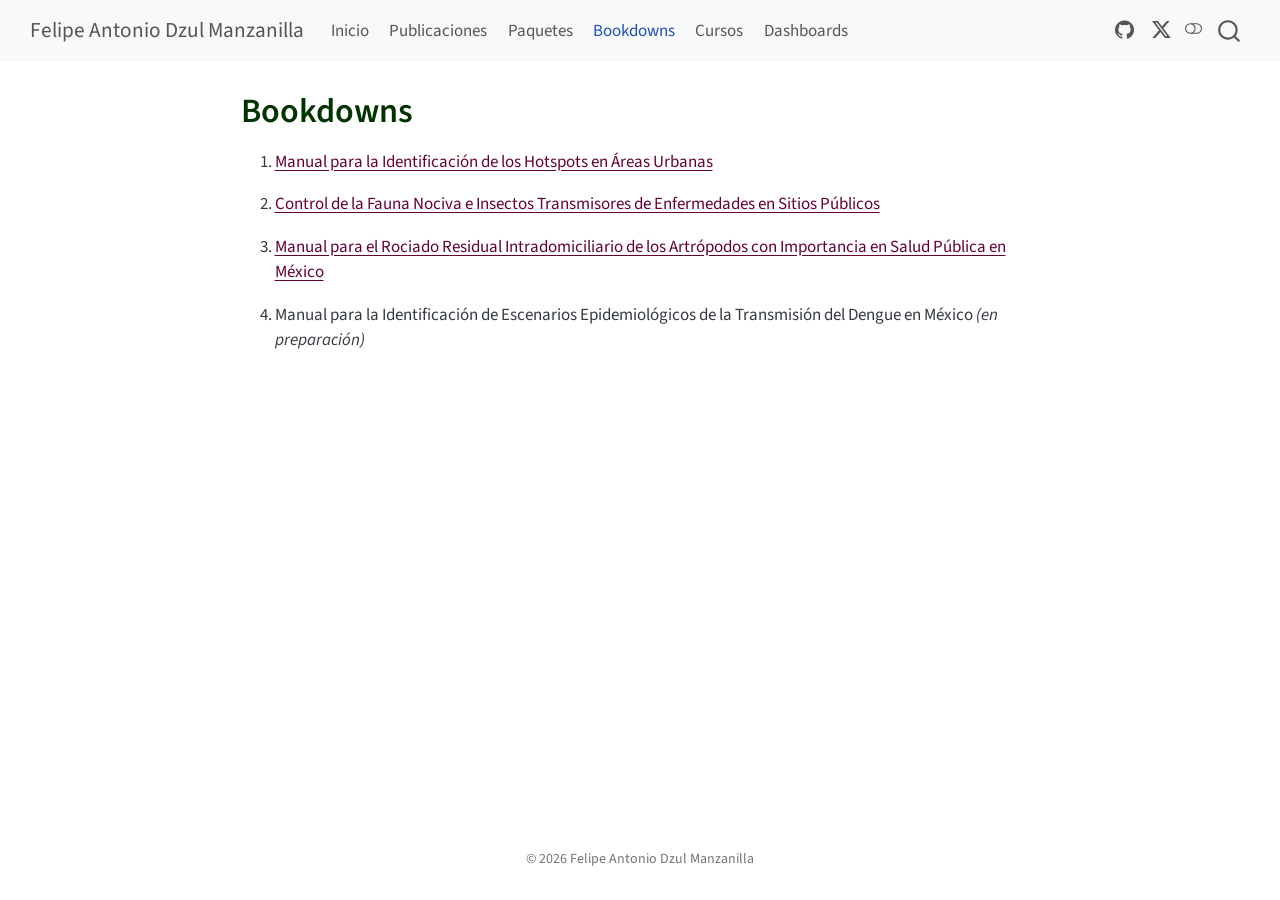
<file: bookdowns.html>
<!DOCTYPE html>
<html xmlns="http://www.w3.org/1999/xhtml" lang="es" xml:lang="es"><head>

<meta charset="utf-8">
<meta name="generator" content="quarto-1.8.27">

<meta name="viewport" content="width=device-width, initial-scale=1.0, user-scalable=yes">


<title>Bookdowns – Felipe Antonio Dzul Manzanilla</title>
<style>
code{white-space: pre-wrap;}
span.smallcaps{font-variant: small-caps;}
div.columns{display: flex; gap: min(4vw, 1.5em);}
div.column{flex: auto; overflow-x: auto;}
div.hanging-indent{margin-left: 1.5em; text-indent: -1.5em;}
ul.task-list{list-style: none;}
ul.task-list li input[type="checkbox"] {
  width: 0.8em;
  margin: 0 0.8em 0.2em -1em; /* quarto-specific, see https://github.com/quarto-dev/quarto-cli/issues/4556 */ 
  vertical-align: middle;
}
</style>


<script src="site_libs/quarto-nav/quarto-nav.js"></script>
<script src="site_libs/quarto-nav/headroom.min.js"></script>
<script src="site_libs/clipboard/clipboard.min.js"></script>
<script src="site_libs/quarto-search/autocomplete.umd.js"></script>
<script src="site_libs/quarto-search/fuse.min.js"></script>
<script src="site_libs/quarto-search/quarto-search.js"></script>
<meta name="quarto:offset" content="./">
<link href="./images/fadm.jpg" rel="icon" type="image/jpeg">
<script src="site_libs/quarto-html/quarto.js" type="module"></script>
<script src="site_libs/quarto-html/tabsets/tabsets.js" type="module"></script>
<script src="site_libs/quarto-html/axe/axe-check.js" type="module"></script>
<script src="site_libs/quarto-html/popper.min.js"></script>
<script src="site_libs/quarto-html/tippy.umd.min.js"></script>
<script src="site_libs/quarto-html/anchor.min.js"></script>
<link href="site_libs/quarto-html/tippy.css" rel="stylesheet">
<link href="site_libs/quarto-html/quarto-syntax-highlighting-ed96de9b727972fe78a7b5d16c58bf87.css" rel="stylesheet" class="quarto-color-scheme" id="quarto-text-highlighting-styles">
<link href="site_libs/quarto-html/quarto-syntax-highlighting-dark-4d9afe2b8d18ee9fa5d0d57b5ed4214d.css" rel="stylesheet" class="quarto-color-scheme quarto-color-alternate" id="quarto-text-highlighting-styles">
<link href="site_libs/quarto-html/quarto-syntax-highlighting-ed96de9b727972fe78a7b5d16c58bf87.css" rel="stylesheet" class="quarto-color-scheme-extra" id="quarto-text-highlighting-styles">
<script src="site_libs/bootstrap/bootstrap.min.js"></script>
<link href="site_libs/bootstrap/bootstrap-icons.css" rel="stylesheet">
<link href="site_libs/bootstrap/bootstrap-5b4ad623e5705c0698d39aec6f10cf02.min.css" rel="stylesheet" append-hash="true" class="quarto-color-scheme" id="quarto-bootstrap" data-mode="light">
<link href="site_libs/bootstrap/bootstrap-dark-0d4a9d19931feb4fee1ddab4b2489000.min.css" rel="stylesheet" append-hash="true" class="quarto-color-scheme quarto-color-alternate" id="quarto-bootstrap" data-mode="dark">
<link href="site_libs/bootstrap/bootstrap-5b4ad623e5705c0698d39aec6f10cf02.min.css" rel="stylesheet" append-hash="true" class="quarto-color-scheme-extra" id="quarto-bootstrap" data-mode="light">
<script id="quarto-search-options" type="application/json">{
  "location": "navbar",
  "copy-button": false,
  "collapse-after": 3,
  "panel-placement": "end",
  "type": "overlay",
  "limit": 50,
  "keyboard-shortcut": [
    "f",
    "/",
    "s"
  ],
  "show-item-context": false,
  "language": {
    "search-no-results-text": "No se han encontrado resultados",
    "search-matching-documents-text": "documentos encontrados",
    "search-copy-link-title": "Copiar el enlace en la búsqueda",
    "search-hide-matches-text": "Ocultar resultados adicionales",
    "search-more-match-text": "resultado adicional en este documento",
    "search-more-matches-text": "resultados adicionales en este documento",
    "search-clear-button-title": "Borrar",
    "search-text-placeholder": "",
    "search-detached-cancel-button-title": "Cancelar",
    "search-submit-button-title": "Enviar",
    "search-label": "Buscar"
  }
}</script>


<link rel="stylesheet" href="styles.css">
</head>

<body class="nav-fixed fullcontent quarto-light"><script id="quarto-html-before-body" type="application/javascript">
    const toggleBodyColorMode = (bsSheetEl) => {
      const mode = bsSheetEl.getAttribute("data-mode");
      const bodyEl = window.document.querySelector("body");
      if (mode === "dark") {
        bodyEl.classList.add("quarto-dark");
        bodyEl.classList.remove("quarto-light");
      } else {
        bodyEl.classList.add("quarto-light");
        bodyEl.classList.remove("quarto-dark");
      }
    }
    const toggleBodyColorPrimary = () => {
      const bsSheetEl = window.document.querySelector("link#quarto-bootstrap:not([rel=disabled-stylesheet])");
      if (bsSheetEl) {
        toggleBodyColorMode(bsSheetEl);
      }
    }
    const setColorSchemeToggle = (alternate) => {
      const toggles = window.document.querySelectorAll('.quarto-color-scheme-toggle');
      for (let i=0; i < toggles.length; i++) {
        const toggle = toggles[i];
        if (toggle) {
          if (alternate) {
            toggle.classList.add("alternate");
          } else {
            toggle.classList.remove("alternate");
          }
        }
      }
    };
    const toggleColorMode = (alternate) => {
      // Switch the stylesheets
      const primaryStylesheets = window.document.querySelectorAll('link.quarto-color-scheme:not(.quarto-color-alternate)');
      const alternateStylesheets = window.document.querySelectorAll('link.quarto-color-scheme.quarto-color-alternate');
      manageTransitions('#quarto-margin-sidebar .nav-link', false);
      if (alternate) {
        // note: dark is layered on light, we don't disable primary!
        enableStylesheet(alternateStylesheets);
        for (const sheetNode of alternateStylesheets) {
          if (sheetNode.id === "quarto-bootstrap") {
            toggleBodyColorMode(sheetNode);
          }
        }
      } else {
        disableStylesheet(alternateStylesheets);
        enableStylesheet(primaryStylesheets)
        toggleBodyColorPrimary();
      }
      manageTransitions('#quarto-margin-sidebar .nav-link', true);
      // Switch the toggles
      setColorSchemeToggle(alternate)
      // Hack to workaround the fact that safari doesn't
      // properly recolor the scrollbar when toggling (#1455)
      if (navigator.userAgent.indexOf('Safari') > 0 && navigator.userAgent.indexOf('Chrome') == -1) {
        manageTransitions("body", false);
        window.scrollTo(0, 1);
        setTimeout(() => {
          window.scrollTo(0, 0);
          manageTransitions("body", true);
        }, 40);
      }
    }
    const disableStylesheet = (stylesheets) => {
      for (let i=0; i < stylesheets.length; i++) {
        const stylesheet = stylesheets[i];
        stylesheet.rel = 'disabled-stylesheet';
      }
    }
    const enableStylesheet = (stylesheets) => {
      for (let i=0; i < stylesheets.length; i++) {
        const stylesheet = stylesheets[i];
        if(stylesheet.rel !== 'stylesheet') { // for Chrome, which will still FOUC without this check
          stylesheet.rel = 'stylesheet';
        }
      }
    }
    const manageTransitions = (selector, allowTransitions) => {
      const els = window.document.querySelectorAll(selector);
      for (let i=0; i < els.length; i++) {
        const el = els[i];
        if (allowTransitions) {
          el.classList.remove('notransition');
        } else {
          el.classList.add('notransition');
        }
      }
    }
    const isFileUrl = () => {
      return window.location.protocol === 'file:';
    }
    const hasAlternateSentinel = () => {
      let styleSentinel = getColorSchemeSentinel();
      if (styleSentinel !== null) {
        return styleSentinel === "alternate";
      } else {
        return false;
      }
    }
    const setStyleSentinel = (alternate) => {
      const value = alternate ? "alternate" : "default";
      if (!isFileUrl()) {
        window.localStorage.setItem("quarto-color-scheme", value);
      } else {
        localAlternateSentinel = value;
      }
    }
    const getColorSchemeSentinel = () => {
      if (!isFileUrl()) {
        const storageValue = window.localStorage.getItem("quarto-color-scheme");
        return storageValue != null ? storageValue : localAlternateSentinel;
      } else {
        return localAlternateSentinel;
      }
    }
    const toggleGiscusIfUsed = (isAlternate, darkModeDefault) => {
      const baseTheme = document.querySelector('#giscus-base-theme')?.value ?? 'light';
      const alternateTheme = document.querySelector('#giscus-alt-theme')?.value ?? 'dark';
      let newTheme = '';
      if(authorPrefersDark) {
        newTheme = isAlternate ? baseTheme : alternateTheme;
      } else {
        newTheme = isAlternate ? alternateTheme : baseTheme;
      }
      const changeGiscusTheme = () => {
        // From: https://github.com/giscus/giscus/issues/336
        const sendMessage = (message) => {
          const iframe = document.querySelector('iframe.giscus-frame');
          if (!iframe) return;
          iframe.contentWindow.postMessage({ giscus: message }, 'https://giscus.app');
        }
        sendMessage({
          setConfig: {
            theme: newTheme
          }
        });
      }
      const isGiscussLoaded = window.document.querySelector('iframe.giscus-frame') !== null;
      if (isGiscussLoaded) {
        changeGiscusTheme();
      }
    };
    const authorPrefersDark = false;
    const darkModeDefault = authorPrefersDark;
      document.querySelector('link#quarto-text-highlighting-styles.quarto-color-scheme-extra').rel = 'disabled-stylesheet';
      document.querySelector('link#quarto-bootstrap.quarto-color-scheme-extra').rel = 'disabled-stylesheet';
    let localAlternateSentinel = darkModeDefault ? 'alternate' : 'default';
    // Dark / light mode switch
    window.quartoToggleColorScheme = () => {
      // Read the current dark / light value
      let toAlternate = !hasAlternateSentinel();
      toggleColorMode(toAlternate);
      setStyleSentinel(toAlternate);
      toggleGiscusIfUsed(toAlternate, darkModeDefault);
      window.dispatchEvent(new Event('resize'));
    };
    // Switch to dark mode if need be
    if (hasAlternateSentinel()) {
      toggleColorMode(true);
    } else {
      toggleColorMode(false);
    }
  </script>

<div id="quarto-search-results"></div>
  <header id="quarto-header" class="headroom fixed-top">
    <nav class="navbar navbar-expand-lg " data-bs-theme="dark">
      <div class="navbar-container container-fluid">
      <div class="navbar-brand-container mx-auto">
    <a class="navbar-brand" href="./index.html">
    <span class="navbar-title">Felipe Antonio Dzul Manzanilla</span>
    </a>
  </div>
            <div id="quarto-search" class="" title="Buscar"></div>
          <button class="navbar-toggler" type="button" data-bs-toggle="collapse" data-bs-target="#navbarCollapse" aria-controls="navbarCollapse" role="menu" aria-expanded="false" aria-label="Navegación de palanca" onclick="if (window.quartoToggleHeadroom) { window.quartoToggleHeadroom(); }">
  <span class="navbar-toggler-icon"></span>
</button>
          <div class="collapse navbar-collapse" id="navbarCollapse">
            <ul class="navbar-nav navbar-nav-scroll me-auto">
  <li class="nav-item">
    <a class="nav-link" href="./index.html"> 
<span class="menu-text">Inicio</span></a>
  </li>  
  <li class="nav-item">
    <a class="nav-link" href="./articulos.html"> 
<span class="menu-text">Publicaciones</span></a>
  </li>  
  <li class="nav-item">
    <a class="nav-link" href="./paquetes.html"> 
<span class="menu-text">Paquetes</span></a>
  </li>  
  <li class="nav-item">
    <a class="nav-link active" href="./bookdowns.html" aria-current="page"> 
<span class="menu-text">Bookdowns</span></a>
  </li>  
  <li class="nav-item">
    <a class="nav-link" href="./cursos.html"> 
<span class="menu-text">Cursos</span></a>
  </li>  
  <li class="nav-item">
    <a class="nav-link" href="./dashboards.html"> 
<span class="menu-text">Dashboards</span></a>
  </li>  
</ul>
            <ul class="navbar-nav navbar-nav-scroll ms-auto">
  <li class="nav-item compact">
    <a class="nav-link" href="https://github.com/fdzul/"> <i class="bi bi-github" role="img" aria-label="GitHub">
</i> 
<span class="menu-text"></span></a>
  </li>  
  <li class="nav-item compact">
    <a class="nav-link" href="https://twitter.com/FdzulM"> <i class="bi bi-twitter-x" role="img" aria-label="X (Twitter)">
</i> 
<span class="menu-text"></span></a>
  </li>  
</ul>
          </div> <!-- /navcollapse -->
            <div class="quarto-navbar-tools">
  <a href="" class="quarto-color-scheme-toggle quarto-navigation-tool  px-1" onclick="window.quartoToggleColorScheme(); return false;" title="Alternar modo oscuro"><i class="bi"></i></a>
</div>
      </div> <!-- /container-fluid -->
    </nav>
</header>
<!-- content -->
<div id="quarto-content" class="quarto-container page-columns page-rows-contents page-layout-article page-navbar">
<!-- sidebar -->
<!-- margin-sidebar -->
    
<!-- main -->
<main class="content" id="quarto-document-content">


<header id="title-block-header" class="quarto-title-block default">
<div class="quarto-title">
<h1 class="title">Bookdowns</h1>
</div>



<div class="quarto-title-meta">

    
  
    
  </div>
  


</header>


<ol type="1">
<li><p><a href="https://fdzul.github.io/manual_hotspots/">Manual para la Identificación de los Hotspots en Áreas Urbanas</a></p></li>
<li><p><a href="https://fdzul.github.io/control_fauna_nociva/">Control de la Fauna Nociva e Insectos Transmisores de Enfermedades en Sitios Públicos</a></p></li>
<li><p><a href="https://fdzul.github.io/manual_irs/">Manual para el Rociado Residual Intradomiciliario de los Artrópodos con Importancia en Salud Pública en México</a></p></li>
<li><p>Manual para la Identificación de Escenarios Epidemiológicos de la Transmisión del Dengue en México <em>(en preparación)</em></p></li>
</ol>



</main> <!-- /main -->
<script id="quarto-html-after-body" type="application/javascript">
  window.document.addEventListener("DOMContentLoaded", function (event) {
    // Ensure there is a toggle, if there isn't float one in the top right
    if (window.document.querySelector('.quarto-color-scheme-toggle') === null) {
      const a = window.document.createElement('a');
      a.classList.add('top-right');
      a.classList.add('quarto-color-scheme-toggle');
      a.href = "";
      a.onclick = function() { try { window.quartoToggleColorScheme(); } catch {} return false; };
      const i = window.document.createElement("i");
      i.classList.add('bi');
      a.appendChild(i);
      window.document.body.appendChild(a);
    }
    setColorSchemeToggle(hasAlternateSentinel())
    const icon = "";
    const anchorJS = new window.AnchorJS();
    anchorJS.options = {
      placement: 'right',
      icon: icon
    };
    anchorJS.add('.anchored');
    const isCodeAnnotation = (el) => {
      for (const clz of el.classList) {
        if (clz.startsWith('code-annotation-')) {                     
          return true;
        }
      }
      return false;
    }
    const onCopySuccess = function(e) {
      // button target
      const button = e.trigger;
      // don't keep focus
      button.blur();
      // flash "checked"
      button.classList.add('code-copy-button-checked');
      var currentTitle = button.getAttribute("title");
      button.setAttribute("title", "Copiado");
      let tooltip;
      if (window.bootstrap) {
        button.setAttribute("data-bs-toggle", "tooltip");
        button.setAttribute("data-bs-placement", "left");
        button.setAttribute("data-bs-title", "Copiado");
        tooltip = new bootstrap.Tooltip(button, 
          { trigger: "manual", 
            customClass: "code-copy-button-tooltip",
            offset: [0, -8]});
        tooltip.show();    
      }
      setTimeout(function() {
        if (tooltip) {
          tooltip.hide();
          button.removeAttribute("data-bs-title");
          button.removeAttribute("data-bs-toggle");
          button.removeAttribute("data-bs-placement");
        }
        button.setAttribute("title", currentTitle);
        button.classList.remove('code-copy-button-checked');
      }, 1000);
      // clear code selection
      e.clearSelection();
    }
    const getTextToCopy = function(trigger) {
      const outerScaffold = trigger.parentElement.cloneNode(true);
      const codeEl = outerScaffold.querySelector('code');
      for (const childEl of codeEl.children) {
        if (isCodeAnnotation(childEl)) {
          childEl.remove();
        }
      }
      return codeEl.innerText;
    }
    const clipboard = new window.ClipboardJS('.code-copy-button:not([data-in-quarto-modal])', {
      text: getTextToCopy
    });
    clipboard.on('success', onCopySuccess);
    if (window.document.getElementById('quarto-embedded-source-code-modal')) {
      const clipboardModal = new window.ClipboardJS('.code-copy-button[data-in-quarto-modal]', {
        text: getTextToCopy,
        container: window.document.getElementById('quarto-embedded-source-code-modal')
      });
      clipboardModal.on('success', onCopySuccess);
    }
      var localhostRegex = new RegExp(/^(?:http|https):\/\/localhost\:?[0-9]*\//);
      var mailtoRegex = new RegExp(/^mailto:/);
        var filterRegex = new RegExp("https:\/\/fdzul\.github\.io");
      var isInternal = (href) => {
          return filterRegex.test(href) || localhostRegex.test(href) || mailtoRegex.test(href);
      }
      // Inspect non-navigation links and adorn them if external
     var links = window.document.querySelectorAll('a[href]:not(.nav-link):not(.navbar-brand):not(.toc-action):not(.sidebar-link):not(.sidebar-item-toggle):not(.pagination-link):not(.no-external):not([aria-hidden]):not(.dropdown-item):not(.quarto-navigation-tool):not(.about-link)');
      for (var i=0; i<links.length; i++) {
        const link = links[i];
        if (!isInternal(link.href)) {
          // undo the damage that might have been done by quarto-nav.js in the case of
          // links that we want to consider external
          if (link.dataset.originalHref !== undefined) {
            link.href = link.dataset.originalHref;
          }
        }
      }
    function tippyHover(el, contentFn, onTriggerFn, onUntriggerFn) {
      const config = {
        allowHTML: true,
        maxWidth: 500,
        delay: 100,
        arrow: false,
        appendTo: function(el) {
            return el.parentElement;
        },
        interactive: true,
        interactiveBorder: 10,
        theme: 'quarto',
        placement: 'bottom-start',
      };
      if (contentFn) {
        config.content = contentFn;
      }
      if (onTriggerFn) {
        config.onTrigger = onTriggerFn;
      }
      if (onUntriggerFn) {
        config.onUntrigger = onUntriggerFn;
      }
      window.tippy(el, config); 
    }
    const noterefs = window.document.querySelectorAll('a[role="doc-noteref"]');
    for (var i=0; i<noterefs.length; i++) {
      const ref = noterefs[i];
      tippyHover(ref, function() {
        // use id or data attribute instead here
        let href = ref.getAttribute('data-footnote-href') || ref.getAttribute('href');
        try { href = new URL(href).hash; } catch {}
        const id = href.replace(/^#\/?/, "");
        const note = window.document.getElementById(id);
        if (note) {
          return note.innerHTML;
        } else {
          return "";
        }
      });
    }
    const xrefs = window.document.querySelectorAll('a.quarto-xref');
    const processXRef = (id, note) => {
      // Strip column container classes
      const stripColumnClz = (el) => {
        el.classList.remove("page-full", "page-columns");
        if (el.children) {
          for (const child of el.children) {
            stripColumnClz(child);
          }
        }
      }
      stripColumnClz(note)
      if (id === null || id.startsWith('sec-')) {
        // Special case sections, only their first couple elements
        const container = document.createElement("div");
        if (note.children && note.children.length > 2) {
          container.appendChild(note.children[0].cloneNode(true));
          for (let i = 1; i < note.children.length; i++) {
            const child = note.children[i];
            if (child.tagName === "P" && child.innerText === "") {
              continue;
            } else {
              container.appendChild(child.cloneNode(true));
              break;
            }
          }
          if (window.Quarto?.typesetMath) {
            window.Quarto.typesetMath(container);
          }
          return container.innerHTML
        } else {
          if (window.Quarto?.typesetMath) {
            window.Quarto.typesetMath(note);
          }
          return note.innerHTML;
        }
      } else {
        // Remove any anchor links if they are present
        const anchorLink = note.querySelector('a.anchorjs-link');
        if (anchorLink) {
          anchorLink.remove();
        }
        if (window.Quarto?.typesetMath) {
          window.Quarto.typesetMath(note);
        }
        if (note.classList.contains("callout")) {
          return note.outerHTML;
        } else {
          return note.innerHTML;
        }
      }
    }
    for (var i=0; i<xrefs.length; i++) {
      const xref = xrefs[i];
      tippyHover(xref, undefined, function(instance) {
        instance.disable();
        let url = xref.getAttribute('href');
        let hash = undefined; 
        if (url.startsWith('#')) {
          hash = url;
        } else {
          try { hash = new URL(url).hash; } catch {}
        }
        if (hash) {
          const id = hash.replace(/^#\/?/, "");
          const note = window.document.getElementById(id);
          if (note !== null) {
            try {
              const html = processXRef(id, note.cloneNode(true));
              instance.setContent(html);
            } finally {
              instance.enable();
              instance.show();
            }
          } else {
            // See if we can fetch this
            fetch(url.split('#')[0])
            .then(res => res.text())
            .then(html => {
              const parser = new DOMParser();
              const htmlDoc = parser.parseFromString(html, "text/html");
              const note = htmlDoc.getElementById(id);
              if (note !== null) {
                const html = processXRef(id, note);
                instance.setContent(html);
              } 
            }).finally(() => {
              instance.enable();
              instance.show();
            });
          }
        } else {
          // See if we can fetch a full url (with no hash to target)
          // This is a special case and we should probably do some content thinning / targeting
          fetch(url)
          .then(res => res.text())
          .then(html => {
            const parser = new DOMParser();
            const htmlDoc = parser.parseFromString(html, "text/html");
            const note = htmlDoc.querySelector('main.content');
            if (note !== null) {
              // This should only happen for chapter cross references
              // (since there is no id in the URL)
              // remove the first header
              if (note.children.length > 0 && note.children[0].tagName === "HEADER") {
                note.children[0].remove();
              }
              const html = processXRef(null, note);
              instance.setContent(html);
            } 
          }).finally(() => {
            instance.enable();
            instance.show();
          });
        }
      }, function(instance) {
      });
    }
        let selectedAnnoteEl;
        const selectorForAnnotation = ( cell, annotation) => {
          let cellAttr = 'data-code-cell="' + cell + '"';
          let lineAttr = 'data-code-annotation="' +  annotation + '"';
          const selector = 'span[' + cellAttr + '][' + lineAttr + ']';
          return selector;
        }
        const selectCodeLines = (annoteEl) => {
          const doc = window.document;
          const targetCell = annoteEl.getAttribute("data-target-cell");
          const targetAnnotation = annoteEl.getAttribute("data-target-annotation");
          const annoteSpan = window.document.querySelector(selectorForAnnotation(targetCell, targetAnnotation));
          const lines = annoteSpan.getAttribute("data-code-lines").split(",");
          const lineIds = lines.map((line) => {
            return targetCell + "-" + line;
          })
          let top = null;
          let height = null;
          let parent = null;
          if (lineIds.length > 0) {
              //compute the position of the single el (top and bottom and make a div)
              const el = window.document.getElementById(lineIds[0]);
              top = el.offsetTop;
              height = el.offsetHeight;
              parent = el.parentElement.parentElement;
            if (lineIds.length > 1) {
              const lastEl = window.document.getElementById(lineIds[lineIds.length - 1]);
              const bottom = lastEl.offsetTop + lastEl.offsetHeight;
              height = bottom - top;
            }
            if (top !== null && height !== null && parent !== null) {
              // cook up a div (if necessary) and position it 
              let div = window.document.getElementById("code-annotation-line-highlight");
              if (div === null) {
                div = window.document.createElement("div");
                div.setAttribute("id", "code-annotation-line-highlight");
                div.style.position = 'absolute';
                parent.appendChild(div);
              }
              div.style.top = top - 2 + "px";
              div.style.height = height + 4 + "px";
              div.style.left = 0;
              let gutterDiv = window.document.getElementById("code-annotation-line-highlight-gutter");
              if (gutterDiv === null) {
                gutterDiv = window.document.createElement("div");
                gutterDiv.setAttribute("id", "code-annotation-line-highlight-gutter");
                gutterDiv.style.position = 'absolute';
                const codeCell = window.document.getElementById(targetCell);
                const gutter = codeCell.querySelector('.code-annotation-gutter');
                gutter.appendChild(gutterDiv);
              }
              gutterDiv.style.top = top - 2 + "px";
              gutterDiv.style.height = height + 4 + "px";
            }
            selectedAnnoteEl = annoteEl;
          }
        };
        const unselectCodeLines = () => {
          const elementsIds = ["code-annotation-line-highlight", "code-annotation-line-highlight-gutter"];
          elementsIds.forEach((elId) => {
            const div = window.document.getElementById(elId);
            if (div) {
              div.remove();
            }
          });
          selectedAnnoteEl = undefined;
        };
          // Handle positioning of the toggle
      window.addEventListener(
        "resize",
        throttle(() => {
          elRect = undefined;
          if (selectedAnnoteEl) {
            selectCodeLines(selectedAnnoteEl);
          }
        }, 10)
      );
      function throttle(fn, ms) {
      let throttle = false;
      let timer;
        return (...args) => {
          if(!throttle) { // first call gets through
              fn.apply(this, args);
              throttle = true;
          } else { // all the others get throttled
              if(timer) clearTimeout(timer); // cancel #2
              timer = setTimeout(() => {
                fn.apply(this, args);
                timer = throttle = false;
              }, ms);
          }
        };
      }
        // Attach click handler to the DT
        const annoteDls = window.document.querySelectorAll('dt[data-target-cell]');
        for (const annoteDlNode of annoteDls) {
          annoteDlNode.addEventListener('click', (event) => {
            const clickedEl = event.target;
            if (clickedEl !== selectedAnnoteEl) {
              unselectCodeLines();
              const activeEl = window.document.querySelector('dt[data-target-cell].code-annotation-active');
              if (activeEl) {
                activeEl.classList.remove('code-annotation-active');
              }
              selectCodeLines(clickedEl);
              clickedEl.classList.add('code-annotation-active');
            } else {
              // Unselect the line
              unselectCodeLines();
              clickedEl.classList.remove('code-annotation-active');
            }
          });
        }
    const findCites = (el) => {
      const parentEl = el.parentElement;
      if (parentEl) {
        const cites = parentEl.dataset.cites;
        if (cites) {
          return {
            el,
            cites: cites.split(' ')
          };
        } else {
          return findCites(el.parentElement)
        }
      } else {
        return undefined;
      }
    };
    var bibliorefs = window.document.querySelectorAll('a[role="doc-biblioref"]');
    for (var i=0; i<bibliorefs.length; i++) {
      const ref = bibliorefs[i];
      const citeInfo = findCites(ref);
      if (citeInfo) {
        tippyHover(citeInfo.el, function() {
          var popup = window.document.createElement('div');
          citeInfo.cites.forEach(function(cite) {
            var citeDiv = window.document.createElement('div');
            citeDiv.classList.add('hanging-indent');
            citeDiv.classList.add('csl-entry');
            var biblioDiv = window.document.getElementById('ref-' + cite);
            if (biblioDiv) {
              citeDiv.innerHTML = biblioDiv.innerHTML;
            }
            popup.appendChild(citeDiv);
          });
          return popup.innerHTML;
        });
      }
    }
  });
  </script>
</div> <!-- /content -->
<footer class="footer">
  <div class="nav-footer">
    <div class="nav-footer-left">
      &nbsp;
    </div>   
    <div class="nav-footer-center">
<p>© 2026 Felipe Antonio Dzul Manzanilla</p>
</div>
    <div class="nav-footer-right">
      &nbsp;
    </div>
  </div>
</footer>




</body></html>
</file>
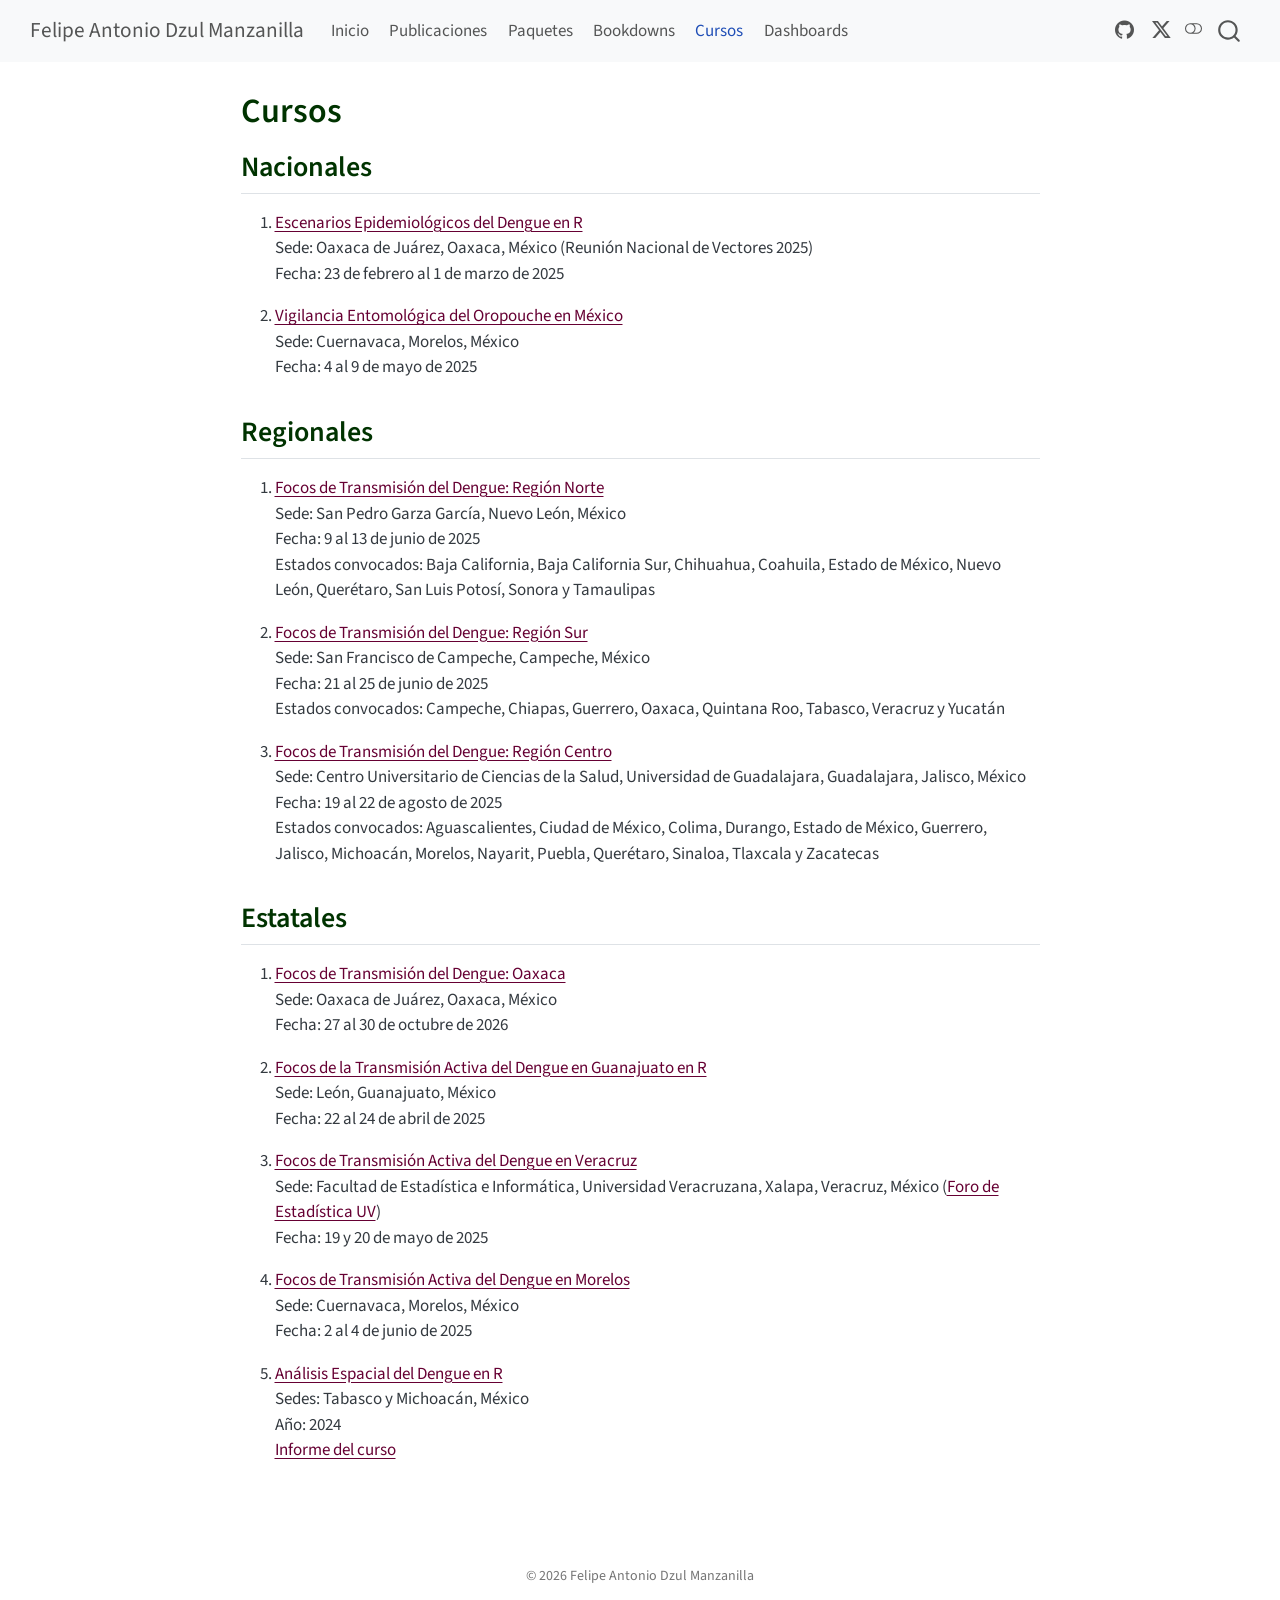
<file: cursos.html>
<!DOCTYPE html>
<html xmlns="http://www.w3.org/1999/xhtml" lang="es" xml:lang="es"><head>

<meta charset="utf-8">
<meta name="generator" content="quarto-1.8.27">

<meta name="viewport" content="width=device-width, initial-scale=1.0, user-scalable=yes">


<title>Cursos – Felipe Antonio Dzul Manzanilla</title>
<style>
code{white-space: pre-wrap;}
span.smallcaps{font-variant: small-caps;}
div.columns{display: flex; gap: min(4vw, 1.5em);}
div.column{flex: auto; overflow-x: auto;}
div.hanging-indent{margin-left: 1.5em; text-indent: -1.5em;}
ul.task-list{list-style: none;}
ul.task-list li input[type="checkbox"] {
  width: 0.8em;
  margin: 0 0.8em 0.2em -1em; /* quarto-specific, see https://github.com/quarto-dev/quarto-cli/issues/4556 */ 
  vertical-align: middle;
}
</style>


<script src="site_libs/quarto-nav/quarto-nav.js"></script>
<script src="site_libs/quarto-nav/headroom.min.js"></script>
<script src="site_libs/clipboard/clipboard.min.js"></script>
<script src="site_libs/quarto-search/autocomplete.umd.js"></script>
<script src="site_libs/quarto-search/fuse.min.js"></script>
<script src="site_libs/quarto-search/quarto-search.js"></script>
<meta name="quarto:offset" content="./">
<link href="./images/fadm.jpg" rel="icon" type="image/jpeg">
<script src="site_libs/quarto-html/quarto.js" type="module"></script>
<script src="site_libs/quarto-html/tabsets/tabsets.js" type="module"></script>
<script src="site_libs/quarto-html/axe/axe-check.js" type="module"></script>
<script src="site_libs/quarto-html/popper.min.js"></script>
<script src="site_libs/quarto-html/tippy.umd.min.js"></script>
<script src="site_libs/quarto-html/anchor.min.js"></script>
<link href="site_libs/quarto-html/tippy.css" rel="stylesheet">
<link href="site_libs/quarto-html/quarto-syntax-highlighting-ed96de9b727972fe78a7b5d16c58bf87.css" rel="stylesheet" class="quarto-color-scheme" id="quarto-text-highlighting-styles">
<link href="site_libs/quarto-html/quarto-syntax-highlighting-dark-4d9afe2b8d18ee9fa5d0d57b5ed4214d.css" rel="stylesheet" class="quarto-color-scheme quarto-color-alternate" id="quarto-text-highlighting-styles">
<link href="site_libs/quarto-html/quarto-syntax-highlighting-ed96de9b727972fe78a7b5d16c58bf87.css" rel="stylesheet" class="quarto-color-scheme-extra" id="quarto-text-highlighting-styles">
<script src="site_libs/bootstrap/bootstrap.min.js"></script>
<link href="site_libs/bootstrap/bootstrap-icons.css" rel="stylesheet">
<link href="site_libs/bootstrap/bootstrap-5b4ad623e5705c0698d39aec6f10cf02.min.css" rel="stylesheet" append-hash="true" class="quarto-color-scheme" id="quarto-bootstrap" data-mode="light">
<link href="site_libs/bootstrap/bootstrap-dark-0d4a9d19931feb4fee1ddab4b2489000.min.css" rel="stylesheet" append-hash="true" class="quarto-color-scheme quarto-color-alternate" id="quarto-bootstrap" data-mode="dark">
<link href="site_libs/bootstrap/bootstrap-5b4ad623e5705c0698d39aec6f10cf02.min.css" rel="stylesheet" append-hash="true" class="quarto-color-scheme-extra" id="quarto-bootstrap" data-mode="light">
<script id="quarto-search-options" type="application/json">{
  "location": "navbar",
  "copy-button": false,
  "collapse-after": 3,
  "panel-placement": "end",
  "type": "overlay",
  "limit": 50,
  "keyboard-shortcut": [
    "f",
    "/",
    "s"
  ],
  "show-item-context": false,
  "language": {
    "search-no-results-text": "No se han encontrado resultados",
    "search-matching-documents-text": "documentos encontrados",
    "search-copy-link-title": "Copiar el enlace en la búsqueda",
    "search-hide-matches-text": "Ocultar resultados adicionales",
    "search-more-match-text": "resultado adicional en este documento",
    "search-more-matches-text": "resultados adicionales en este documento",
    "search-clear-button-title": "Borrar",
    "search-text-placeholder": "",
    "search-detached-cancel-button-title": "Cancelar",
    "search-submit-button-title": "Enviar",
    "search-label": "Buscar"
  }
}</script>


<link rel="stylesheet" href="styles.css">
</head>

<body class="nav-fixed fullcontent quarto-light"><script id="quarto-html-before-body" type="application/javascript">
    const toggleBodyColorMode = (bsSheetEl) => {
      const mode = bsSheetEl.getAttribute("data-mode");
      const bodyEl = window.document.querySelector("body");
      if (mode === "dark") {
        bodyEl.classList.add("quarto-dark");
        bodyEl.classList.remove("quarto-light");
      } else {
        bodyEl.classList.add("quarto-light");
        bodyEl.classList.remove("quarto-dark");
      }
    }
    const toggleBodyColorPrimary = () => {
      const bsSheetEl = window.document.querySelector("link#quarto-bootstrap:not([rel=disabled-stylesheet])");
      if (bsSheetEl) {
        toggleBodyColorMode(bsSheetEl);
      }
    }
    const setColorSchemeToggle = (alternate) => {
      const toggles = window.document.querySelectorAll('.quarto-color-scheme-toggle');
      for (let i=0; i < toggles.length; i++) {
        const toggle = toggles[i];
        if (toggle) {
          if (alternate) {
            toggle.classList.add("alternate");
          } else {
            toggle.classList.remove("alternate");
          }
        }
      }
    };
    const toggleColorMode = (alternate) => {
      // Switch the stylesheets
      const primaryStylesheets = window.document.querySelectorAll('link.quarto-color-scheme:not(.quarto-color-alternate)');
      const alternateStylesheets = window.document.querySelectorAll('link.quarto-color-scheme.quarto-color-alternate');
      manageTransitions('#quarto-margin-sidebar .nav-link', false);
      if (alternate) {
        // note: dark is layered on light, we don't disable primary!
        enableStylesheet(alternateStylesheets);
        for (const sheetNode of alternateStylesheets) {
          if (sheetNode.id === "quarto-bootstrap") {
            toggleBodyColorMode(sheetNode);
          }
        }
      } else {
        disableStylesheet(alternateStylesheets);
        enableStylesheet(primaryStylesheets)
        toggleBodyColorPrimary();
      }
      manageTransitions('#quarto-margin-sidebar .nav-link', true);
      // Switch the toggles
      setColorSchemeToggle(alternate)
      // Hack to workaround the fact that safari doesn't
      // properly recolor the scrollbar when toggling (#1455)
      if (navigator.userAgent.indexOf('Safari') > 0 && navigator.userAgent.indexOf('Chrome') == -1) {
        manageTransitions("body", false);
        window.scrollTo(0, 1);
        setTimeout(() => {
          window.scrollTo(0, 0);
          manageTransitions("body", true);
        }, 40);
      }
    }
    const disableStylesheet = (stylesheets) => {
      for (let i=0; i < stylesheets.length; i++) {
        const stylesheet = stylesheets[i];
        stylesheet.rel = 'disabled-stylesheet';
      }
    }
    const enableStylesheet = (stylesheets) => {
      for (let i=0; i < stylesheets.length; i++) {
        const stylesheet = stylesheets[i];
        if(stylesheet.rel !== 'stylesheet') { // for Chrome, which will still FOUC without this check
          stylesheet.rel = 'stylesheet';
        }
      }
    }
    const manageTransitions = (selector, allowTransitions) => {
      const els = window.document.querySelectorAll(selector);
      for (let i=0; i < els.length; i++) {
        const el = els[i];
        if (allowTransitions) {
          el.classList.remove('notransition');
        } else {
          el.classList.add('notransition');
        }
      }
    }
    const isFileUrl = () => {
      return window.location.protocol === 'file:';
    }
    const hasAlternateSentinel = () => {
      let styleSentinel = getColorSchemeSentinel();
      if (styleSentinel !== null) {
        return styleSentinel === "alternate";
      } else {
        return false;
      }
    }
    const setStyleSentinel = (alternate) => {
      const value = alternate ? "alternate" : "default";
      if (!isFileUrl()) {
        window.localStorage.setItem("quarto-color-scheme", value);
      } else {
        localAlternateSentinel = value;
      }
    }
    const getColorSchemeSentinel = () => {
      if (!isFileUrl()) {
        const storageValue = window.localStorage.getItem("quarto-color-scheme");
        return storageValue != null ? storageValue : localAlternateSentinel;
      } else {
        return localAlternateSentinel;
      }
    }
    const toggleGiscusIfUsed = (isAlternate, darkModeDefault) => {
      const baseTheme = document.querySelector('#giscus-base-theme')?.value ?? 'light';
      const alternateTheme = document.querySelector('#giscus-alt-theme')?.value ?? 'dark';
      let newTheme = '';
      if(authorPrefersDark) {
        newTheme = isAlternate ? baseTheme : alternateTheme;
      } else {
        newTheme = isAlternate ? alternateTheme : baseTheme;
      }
      const changeGiscusTheme = () => {
        // From: https://github.com/giscus/giscus/issues/336
        const sendMessage = (message) => {
          const iframe = document.querySelector('iframe.giscus-frame');
          if (!iframe) return;
          iframe.contentWindow.postMessage({ giscus: message }, 'https://giscus.app');
        }
        sendMessage({
          setConfig: {
            theme: newTheme
          }
        });
      }
      const isGiscussLoaded = window.document.querySelector('iframe.giscus-frame') !== null;
      if (isGiscussLoaded) {
        changeGiscusTheme();
      }
    };
    const authorPrefersDark = false;
    const darkModeDefault = authorPrefersDark;
      document.querySelector('link#quarto-text-highlighting-styles.quarto-color-scheme-extra').rel = 'disabled-stylesheet';
      document.querySelector('link#quarto-bootstrap.quarto-color-scheme-extra').rel = 'disabled-stylesheet';
    let localAlternateSentinel = darkModeDefault ? 'alternate' : 'default';
    // Dark / light mode switch
    window.quartoToggleColorScheme = () => {
      // Read the current dark / light value
      let toAlternate = !hasAlternateSentinel();
      toggleColorMode(toAlternate);
      setStyleSentinel(toAlternate);
      toggleGiscusIfUsed(toAlternate, darkModeDefault);
      window.dispatchEvent(new Event('resize'));
    };
    // Switch to dark mode if need be
    if (hasAlternateSentinel()) {
      toggleColorMode(true);
    } else {
      toggleColorMode(false);
    }
  </script>

<div id="quarto-search-results"></div>
  <header id="quarto-header" class="headroom fixed-top">
    <nav class="navbar navbar-expand-lg " data-bs-theme="dark">
      <div class="navbar-container container-fluid">
      <div class="navbar-brand-container mx-auto">
    <a class="navbar-brand" href="./index.html">
    <span class="navbar-title">Felipe Antonio Dzul Manzanilla</span>
    </a>
  </div>
            <div id="quarto-search" class="" title="Buscar"></div>
          <button class="navbar-toggler" type="button" data-bs-toggle="collapse" data-bs-target="#navbarCollapse" aria-controls="navbarCollapse" role="menu" aria-expanded="false" aria-label="Navegación de palanca" onclick="if (window.quartoToggleHeadroom) { window.quartoToggleHeadroom(); }">
  <span class="navbar-toggler-icon"></span>
</button>
          <div class="collapse navbar-collapse" id="navbarCollapse">
            <ul class="navbar-nav navbar-nav-scroll me-auto">
  <li class="nav-item">
    <a class="nav-link" href="./index.html"> 
<span class="menu-text">Inicio</span></a>
  </li>  
  <li class="nav-item">
    <a class="nav-link" href="./articulos.html"> 
<span class="menu-text">Publicaciones</span></a>
  </li>  
  <li class="nav-item">
    <a class="nav-link" href="./paquetes.html"> 
<span class="menu-text">Paquetes</span></a>
  </li>  
  <li class="nav-item">
    <a class="nav-link" href="./bookdowns.html"> 
<span class="menu-text">Bookdowns</span></a>
  </li>  
  <li class="nav-item">
    <a class="nav-link active" href="./cursos.html" aria-current="page"> 
<span class="menu-text">Cursos</span></a>
  </li>  
  <li class="nav-item">
    <a class="nav-link" href="./dashboards.html"> 
<span class="menu-text">Dashboards</span></a>
  </li>  
</ul>
            <ul class="navbar-nav navbar-nav-scroll ms-auto">
  <li class="nav-item compact">
    <a class="nav-link" href="https://github.com/fdzul/"> <i class="bi bi-github" role="img" aria-label="GitHub">
</i> 
<span class="menu-text"></span></a>
  </li>  
  <li class="nav-item compact">
    <a class="nav-link" href="https://twitter.com/FdzulM"> <i class="bi bi-twitter-x" role="img" aria-label="X (Twitter)">
</i> 
<span class="menu-text"></span></a>
  </li>  
</ul>
          </div> <!-- /navcollapse -->
            <div class="quarto-navbar-tools">
  <a href="" class="quarto-color-scheme-toggle quarto-navigation-tool  px-1" onclick="window.quartoToggleColorScheme(); return false;" title="Alternar modo oscuro"><i class="bi"></i></a>
</div>
      </div> <!-- /container-fluid -->
    </nav>
</header>
<!-- content -->
<div id="quarto-content" class="quarto-container page-columns page-rows-contents page-layout-article page-navbar">
<!-- sidebar -->
<!-- margin-sidebar -->
    
<!-- main -->
<main class="content" id="quarto-document-content">


<header id="title-block-header" class="quarto-title-block default">
<div class="quarto-title">
<h1 class="title">Cursos</h1>
</div>



<div class="quarto-title-meta">

    
  
    
  </div>
  


</header>


<section id="nacionales" class="level2">
<h2 class="anchored" data-anchor-id="nacionales">Nacionales</h2>
<ol type="1">
<li><p><strong><a href="https://fdzul.github.io/epidemiological_scenarios_dengue_R_2025/">Escenarios Epidemiológicos del Dengue en R</a></strong><br>
Sede: Oaxaca de Juárez, Oaxaca, México (Reunión Nacional de Vectores 2025)<br>
Fecha: 23 de febrero al 1 de marzo de 2025</p></li>
<li><p><strong><a href="https://fdzul.github.io/entomological_surveillance_oropouche_mexico/">Vigilancia Entomológica del Oropouche en México</a></strong><br>
Sede: Cuernavaca, Morelos, México<br>
Fecha: 4 al 9 de mayo de 2025</p></li>
</ol>
</section>
<section id="regionales" class="level2">
<h2 class="anchored" data-anchor-id="regionales">Regionales</h2>
<ol type="1">
<li><p><strong><a href="https://fdzul.github.io/epidemiological_scenarios_dengue_R_2025_norte/">Focos de Transmisión del Dengue: Región Norte</a></strong><br>
Sede: San Pedro Garza García, Nuevo León, México<br>
Fecha: 9 al 13 de junio de 2025<br>
Estados convocados: Baja California, Baja California Sur, Chihuahua, Coahuila, Estado de México, Nuevo León, Querétaro, San Luis Potosí, Sonora y Tamaulipas</p></li>
<li><p><strong><a href="https://fdzul.github.io/epidemiological_scenarios_dengue_R_2025_sur/">Focos de Transmisión del Dengue: Región Sur</a></strong><br>
Sede: San Francisco de Campeche, Campeche, México<br>
Fecha: 21 al 25 de junio de 2025<br>
Estados convocados: Campeche, Chiapas, Guerrero, Oaxaca, Quintana Roo, Tabasco, Veracruz y Yucatán</p></li>
<li><p><strong><a href="https://fdzul.github.io/epidemiological_scenarios_dengue_R_2025_centro/">Focos de Transmisión del Dengue: Región Centro</a></strong><br>
Sede: Centro Universitario de Ciencias de la Salud, Universidad de Guadalajara, Guadalajara, Jalisco, México<br>
Fecha: 19 al 22 de agosto de 2025<br>
Estados convocados: Aguascalientes, Ciudad de México, Colima, Durango, Estado de México, Guerrero, Jalisco, Michoacán, Morelos, Nayarit, Puebla, Querétaro, Sinaloa, Tlaxcala y Zacatecas</p></li>
</ol>
</section>
<section id="estatales" class="level2">
<h2 class="anchored" data-anchor-id="estatales">Estatales</h2>
<ol type="1">
<li><p><strong><a href="https://fdzul.github.io/focos_transmision_dengue_oaxaca_2026/">Focos de Transmisión del Dengue: Oaxaca</a></strong><br>
Sede: Oaxaca de Juárez, Oaxaca, México<br>
Fecha: 27 al 30 de octubre de 2026</p></li>
<li><p><strong><a href="https://fdzul.github.io/active_transmission_dengue_2025_guanajuato/temario.html">Focos de la Transmisión Activa del Dengue en Guanajuato en R</a></strong><br>
Sede: León, Guanajuato, México<br>
Fecha: 22 al 24 de abril de 2025</p></li>
<li><p><strong><a href="https://fdzul.github.io/active_transmission_dengue_2025_veracruz/">Focos de Transmisión Activa del Dengue en Veracruz</a></strong><br>
Sede: Facultad de Estadística e Informática, Universidad Veracruzana, Xalapa, Veracruz, México (<a href="https://sites.google.com/view/foroestadisticauv/página-principal">Foro de Estadística UV</a>)<br>
Fecha: 19 y 20 de mayo de 2025</p></li>
<li><p><strong><a href="https://fdzul.github.io/active_transmission_dengue_2025_morelos/">Focos de Transmisión Activa del Dengue en Morelos</a></strong><br>
Sede: Cuernavaca, Morelos, México<br>
Fecha: 2 al 4 de junio de 2025</p></li>
<li><p><strong><a href="https://fdzul.github.io/spatial_analysis_dengue_R_2024/">Análisis Espacial del Dengue en R</a></strong><br>
Sedes: Tabasco y Michoacán, México<br>
Año: 2024<br>
<a href="https://candid-nasturtium-244f22.netlify.app">Informe del curso</a></p></li>
</ol>


</section>

</main> <!-- /main -->
<script id="quarto-html-after-body" type="application/javascript">
  window.document.addEventListener("DOMContentLoaded", function (event) {
    // Ensure there is a toggle, if there isn't float one in the top right
    if (window.document.querySelector('.quarto-color-scheme-toggle') === null) {
      const a = window.document.createElement('a');
      a.classList.add('top-right');
      a.classList.add('quarto-color-scheme-toggle');
      a.href = "";
      a.onclick = function() { try { window.quartoToggleColorScheme(); } catch {} return false; };
      const i = window.document.createElement("i");
      i.classList.add('bi');
      a.appendChild(i);
      window.document.body.appendChild(a);
    }
    setColorSchemeToggle(hasAlternateSentinel())
    const icon = "";
    const anchorJS = new window.AnchorJS();
    anchorJS.options = {
      placement: 'right',
      icon: icon
    };
    anchorJS.add('.anchored');
    const isCodeAnnotation = (el) => {
      for (const clz of el.classList) {
        if (clz.startsWith('code-annotation-')) {                     
          return true;
        }
      }
      return false;
    }
    const onCopySuccess = function(e) {
      // button target
      const button = e.trigger;
      // don't keep focus
      button.blur();
      // flash "checked"
      button.classList.add('code-copy-button-checked');
      var currentTitle = button.getAttribute("title");
      button.setAttribute("title", "Copiado");
      let tooltip;
      if (window.bootstrap) {
        button.setAttribute("data-bs-toggle", "tooltip");
        button.setAttribute("data-bs-placement", "left");
        button.setAttribute("data-bs-title", "Copiado");
        tooltip = new bootstrap.Tooltip(button, 
          { trigger: "manual", 
            customClass: "code-copy-button-tooltip",
            offset: [0, -8]});
        tooltip.show();    
      }
      setTimeout(function() {
        if (tooltip) {
          tooltip.hide();
          button.removeAttribute("data-bs-title");
          button.removeAttribute("data-bs-toggle");
          button.removeAttribute("data-bs-placement");
        }
        button.setAttribute("title", currentTitle);
        button.classList.remove('code-copy-button-checked');
      }, 1000);
      // clear code selection
      e.clearSelection();
    }
    const getTextToCopy = function(trigger) {
      const outerScaffold = trigger.parentElement.cloneNode(true);
      const codeEl = outerScaffold.querySelector('code');
      for (const childEl of codeEl.children) {
        if (isCodeAnnotation(childEl)) {
          childEl.remove();
        }
      }
      return codeEl.innerText;
    }
    const clipboard = new window.ClipboardJS('.code-copy-button:not([data-in-quarto-modal])', {
      text: getTextToCopy
    });
    clipboard.on('success', onCopySuccess);
    if (window.document.getElementById('quarto-embedded-source-code-modal')) {
      const clipboardModal = new window.ClipboardJS('.code-copy-button[data-in-quarto-modal]', {
        text: getTextToCopy,
        container: window.document.getElementById('quarto-embedded-source-code-modal')
      });
      clipboardModal.on('success', onCopySuccess);
    }
      var localhostRegex = new RegExp(/^(?:http|https):\/\/localhost\:?[0-9]*\//);
      var mailtoRegex = new RegExp(/^mailto:/);
        var filterRegex = new RegExp("https:\/\/fdzul\.github\.io");
      var isInternal = (href) => {
          return filterRegex.test(href) || localhostRegex.test(href) || mailtoRegex.test(href);
      }
      // Inspect non-navigation links and adorn them if external
     var links = window.document.querySelectorAll('a[href]:not(.nav-link):not(.navbar-brand):not(.toc-action):not(.sidebar-link):not(.sidebar-item-toggle):not(.pagination-link):not(.no-external):not([aria-hidden]):not(.dropdown-item):not(.quarto-navigation-tool):not(.about-link)');
      for (var i=0; i<links.length; i++) {
        const link = links[i];
        if (!isInternal(link.href)) {
          // undo the damage that might have been done by quarto-nav.js in the case of
          // links that we want to consider external
          if (link.dataset.originalHref !== undefined) {
            link.href = link.dataset.originalHref;
          }
        }
      }
    function tippyHover(el, contentFn, onTriggerFn, onUntriggerFn) {
      const config = {
        allowHTML: true,
        maxWidth: 500,
        delay: 100,
        arrow: false,
        appendTo: function(el) {
            return el.parentElement;
        },
        interactive: true,
        interactiveBorder: 10,
        theme: 'quarto',
        placement: 'bottom-start',
      };
      if (contentFn) {
        config.content = contentFn;
      }
      if (onTriggerFn) {
        config.onTrigger = onTriggerFn;
      }
      if (onUntriggerFn) {
        config.onUntrigger = onUntriggerFn;
      }
      window.tippy(el, config); 
    }
    const noterefs = window.document.querySelectorAll('a[role="doc-noteref"]');
    for (var i=0; i<noterefs.length; i++) {
      const ref = noterefs[i];
      tippyHover(ref, function() {
        // use id or data attribute instead here
        let href = ref.getAttribute('data-footnote-href') || ref.getAttribute('href');
        try { href = new URL(href).hash; } catch {}
        const id = href.replace(/^#\/?/, "");
        const note = window.document.getElementById(id);
        if (note) {
          return note.innerHTML;
        } else {
          return "";
        }
      });
    }
    const xrefs = window.document.querySelectorAll('a.quarto-xref');
    const processXRef = (id, note) => {
      // Strip column container classes
      const stripColumnClz = (el) => {
        el.classList.remove("page-full", "page-columns");
        if (el.children) {
          for (const child of el.children) {
            stripColumnClz(child);
          }
        }
      }
      stripColumnClz(note)
      if (id === null || id.startsWith('sec-')) {
        // Special case sections, only their first couple elements
        const container = document.createElement("div");
        if (note.children && note.children.length > 2) {
          container.appendChild(note.children[0].cloneNode(true));
          for (let i = 1; i < note.children.length; i++) {
            const child = note.children[i];
            if (child.tagName === "P" && child.innerText === "") {
              continue;
            } else {
              container.appendChild(child.cloneNode(true));
              break;
            }
          }
          if (window.Quarto?.typesetMath) {
            window.Quarto.typesetMath(container);
          }
          return container.innerHTML
        } else {
          if (window.Quarto?.typesetMath) {
            window.Quarto.typesetMath(note);
          }
          return note.innerHTML;
        }
      } else {
        // Remove any anchor links if they are present
        const anchorLink = note.querySelector('a.anchorjs-link');
        if (anchorLink) {
          anchorLink.remove();
        }
        if (window.Quarto?.typesetMath) {
          window.Quarto.typesetMath(note);
        }
        if (note.classList.contains("callout")) {
          return note.outerHTML;
        } else {
          return note.innerHTML;
        }
      }
    }
    for (var i=0; i<xrefs.length; i++) {
      const xref = xrefs[i];
      tippyHover(xref, undefined, function(instance) {
        instance.disable();
        let url = xref.getAttribute('href');
        let hash = undefined; 
        if (url.startsWith('#')) {
          hash = url;
        } else {
          try { hash = new URL(url).hash; } catch {}
        }
        if (hash) {
          const id = hash.replace(/^#\/?/, "");
          const note = window.document.getElementById(id);
          if (note !== null) {
            try {
              const html = processXRef(id, note.cloneNode(true));
              instance.setContent(html);
            } finally {
              instance.enable();
              instance.show();
            }
          } else {
            // See if we can fetch this
            fetch(url.split('#')[0])
            .then(res => res.text())
            .then(html => {
              const parser = new DOMParser();
              const htmlDoc = parser.parseFromString(html, "text/html");
              const note = htmlDoc.getElementById(id);
              if (note !== null) {
                const html = processXRef(id, note);
                instance.setContent(html);
              } 
            }).finally(() => {
              instance.enable();
              instance.show();
            });
          }
        } else {
          // See if we can fetch a full url (with no hash to target)
          // This is a special case and we should probably do some content thinning / targeting
          fetch(url)
          .then(res => res.text())
          .then(html => {
            const parser = new DOMParser();
            const htmlDoc = parser.parseFromString(html, "text/html");
            const note = htmlDoc.querySelector('main.content');
            if (note !== null) {
              // This should only happen for chapter cross references
              // (since there is no id in the URL)
              // remove the first header
              if (note.children.length > 0 && note.children[0].tagName === "HEADER") {
                note.children[0].remove();
              }
              const html = processXRef(null, note);
              instance.setContent(html);
            } 
          }).finally(() => {
            instance.enable();
            instance.show();
          });
        }
      }, function(instance) {
      });
    }
        let selectedAnnoteEl;
        const selectorForAnnotation = ( cell, annotation) => {
          let cellAttr = 'data-code-cell="' + cell + '"';
          let lineAttr = 'data-code-annotation="' +  annotation + '"';
          const selector = 'span[' + cellAttr + '][' + lineAttr + ']';
          return selector;
        }
        const selectCodeLines = (annoteEl) => {
          const doc = window.document;
          const targetCell = annoteEl.getAttribute("data-target-cell");
          const targetAnnotation = annoteEl.getAttribute("data-target-annotation");
          const annoteSpan = window.document.querySelector(selectorForAnnotation(targetCell, targetAnnotation));
          const lines = annoteSpan.getAttribute("data-code-lines").split(",");
          const lineIds = lines.map((line) => {
            return targetCell + "-" + line;
          })
          let top = null;
          let height = null;
          let parent = null;
          if (lineIds.length > 0) {
              //compute the position of the single el (top and bottom and make a div)
              const el = window.document.getElementById(lineIds[0]);
              top = el.offsetTop;
              height = el.offsetHeight;
              parent = el.parentElement.parentElement;
            if (lineIds.length > 1) {
              const lastEl = window.document.getElementById(lineIds[lineIds.length - 1]);
              const bottom = lastEl.offsetTop + lastEl.offsetHeight;
              height = bottom - top;
            }
            if (top !== null && height !== null && parent !== null) {
              // cook up a div (if necessary) and position it 
              let div = window.document.getElementById("code-annotation-line-highlight");
              if (div === null) {
                div = window.document.createElement("div");
                div.setAttribute("id", "code-annotation-line-highlight");
                div.style.position = 'absolute';
                parent.appendChild(div);
              }
              div.style.top = top - 2 + "px";
              div.style.height = height + 4 + "px";
              div.style.left = 0;
              let gutterDiv = window.document.getElementById("code-annotation-line-highlight-gutter");
              if (gutterDiv === null) {
                gutterDiv = window.document.createElement("div");
                gutterDiv.setAttribute("id", "code-annotation-line-highlight-gutter");
                gutterDiv.style.position = 'absolute';
                const codeCell = window.document.getElementById(targetCell);
                const gutter = codeCell.querySelector('.code-annotation-gutter');
                gutter.appendChild(gutterDiv);
              }
              gutterDiv.style.top = top - 2 + "px";
              gutterDiv.style.height = height + 4 + "px";
            }
            selectedAnnoteEl = annoteEl;
          }
        };
        const unselectCodeLines = () => {
          const elementsIds = ["code-annotation-line-highlight", "code-annotation-line-highlight-gutter"];
          elementsIds.forEach((elId) => {
            const div = window.document.getElementById(elId);
            if (div) {
              div.remove();
            }
          });
          selectedAnnoteEl = undefined;
        };
          // Handle positioning of the toggle
      window.addEventListener(
        "resize",
        throttle(() => {
          elRect = undefined;
          if (selectedAnnoteEl) {
            selectCodeLines(selectedAnnoteEl);
          }
        }, 10)
      );
      function throttle(fn, ms) {
      let throttle = false;
      let timer;
        return (...args) => {
          if(!throttle) { // first call gets through
              fn.apply(this, args);
              throttle = true;
          } else { // all the others get throttled
              if(timer) clearTimeout(timer); // cancel #2
              timer = setTimeout(() => {
                fn.apply(this, args);
                timer = throttle = false;
              }, ms);
          }
        };
      }
        // Attach click handler to the DT
        const annoteDls = window.document.querySelectorAll('dt[data-target-cell]');
        for (const annoteDlNode of annoteDls) {
          annoteDlNode.addEventListener('click', (event) => {
            const clickedEl = event.target;
            if (clickedEl !== selectedAnnoteEl) {
              unselectCodeLines();
              const activeEl = window.document.querySelector('dt[data-target-cell].code-annotation-active');
              if (activeEl) {
                activeEl.classList.remove('code-annotation-active');
              }
              selectCodeLines(clickedEl);
              clickedEl.classList.add('code-annotation-active');
            } else {
              // Unselect the line
              unselectCodeLines();
              clickedEl.classList.remove('code-annotation-active');
            }
          });
        }
    const findCites = (el) => {
      const parentEl = el.parentElement;
      if (parentEl) {
        const cites = parentEl.dataset.cites;
        if (cites) {
          return {
            el,
            cites: cites.split(' ')
          };
        } else {
          return findCites(el.parentElement)
        }
      } else {
        return undefined;
      }
    };
    var bibliorefs = window.document.querySelectorAll('a[role="doc-biblioref"]');
    for (var i=0; i<bibliorefs.length; i++) {
      const ref = bibliorefs[i];
      const citeInfo = findCites(ref);
      if (citeInfo) {
        tippyHover(citeInfo.el, function() {
          var popup = window.document.createElement('div');
          citeInfo.cites.forEach(function(cite) {
            var citeDiv = window.document.createElement('div');
            citeDiv.classList.add('hanging-indent');
            citeDiv.classList.add('csl-entry');
            var biblioDiv = window.document.getElementById('ref-' + cite);
            if (biblioDiv) {
              citeDiv.innerHTML = biblioDiv.innerHTML;
            }
            popup.appendChild(citeDiv);
          });
          return popup.innerHTML;
        });
      }
    }
  });
  </script>
</div> <!-- /content -->
<footer class="footer">
  <div class="nav-footer">
    <div class="nav-footer-left">
      &nbsp;
    </div>   
    <div class="nav-footer-center">
<p>© 2026 Felipe Antonio Dzul Manzanilla</p>
</div>
    <div class="nav-footer-right">
      &nbsp;
    </div>
  </div>
</footer>




</body></html>
</file>
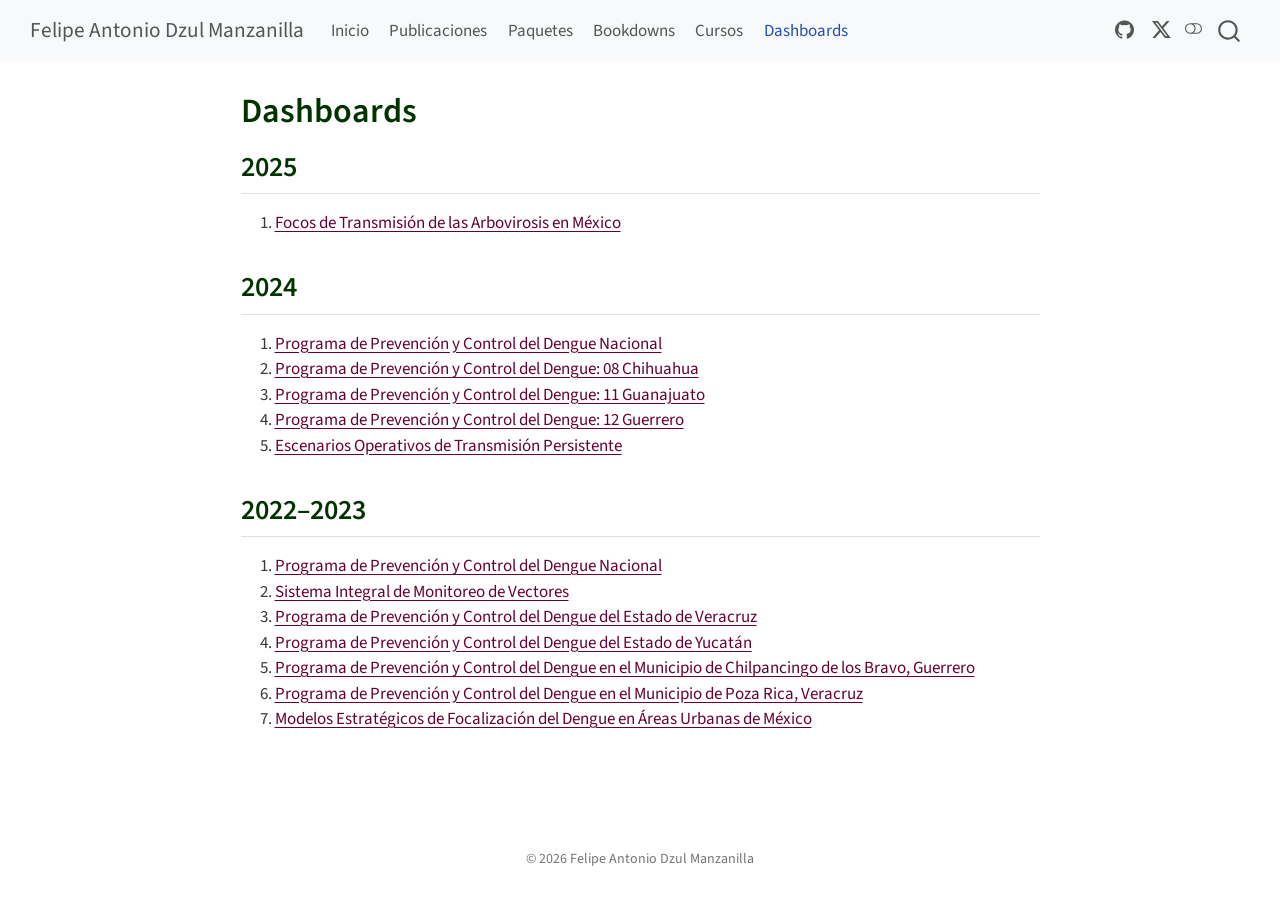
<file: dashboards.html>
<!DOCTYPE html>
<html xmlns="http://www.w3.org/1999/xhtml" lang="es" xml:lang="es"><head>

<meta charset="utf-8">
<meta name="generator" content="quarto-1.8.27">

<meta name="viewport" content="width=device-width, initial-scale=1.0, user-scalable=yes">


<title>Dashboards – Felipe Antonio Dzul Manzanilla</title>
<style>
code{white-space: pre-wrap;}
span.smallcaps{font-variant: small-caps;}
div.columns{display: flex; gap: min(4vw, 1.5em);}
div.column{flex: auto; overflow-x: auto;}
div.hanging-indent{margin-left: 1.5em; text-indent: -1.5em;}
ul.task-list{list-style: none;}
ul.task-list li input[type="checkbox"] {
  width: 0.8em;
  margin: 0 0.8em 0.2em -1em; /* quarto-specific, see https://github.com/quarto-dev/quarto-cli/issues/4556 */ 
  vertical-align: middle;
}
</style>


<script src="site_libs/quarto-nav/quarto-nav.js"></script>
<script src="site_libs/quarto-nav/headroom.min.js"></script>
<script src="site_libs/clipboard/clipboard.min.js"></script>
<script src="site_libs/quarto-search/autocomplete.umd.js"></script>
<script src="site_libs/quarto-search/fuse.min.js"></script>
<script src="site_libs/quarto-search/quarto-search.js"></script>
<meta name="quarto:offset" content="./">
<link href="./images/fadm.jpg" rel="icon" type="image/jpeg">
<script src="site_libs/quarto-html/quarto.js" type="module"></script>
<script src="site_libs/quarto-html/tabsets/tabsets.js" type="module"></script>
<script src="site_libs/quarto-html/axe/axe-check.js" type="module"></script>
<script src="site_libs/quarto-html/popper.min.js"></script>
<script src="site_libs/quarto-html/tippy.umd.min.js"></script>
<script src="site_libs/quarto-html/anchor.min.js"></script>
<link href="site_libs/quarto-html/tippy.css" rel="stylesheet">
<link href="site_libs/quarto-html/quarto-syntax-highlighting-ed96de9b727972fe78a7b5d16c58bf87.css" rel="stylesheet" class="quarto-color-scheme" id="quarto-text-highlighting-styles">
<link href="site_libs/quarto-html/quarto-syntax-highlighting-dark-4d9afe2b8d18ee9fa5d0d57b5ed4214d.css" rel="stylesheet" class="quarto-color-scheme quarto-color-alternate" id="quarto-text-highlighting-styles">
<link href="site_libs/quarto-html/quarto-syntax-highlighting-ed96de9b727972fe78a7b5d16c58bf87.css" rel="stylesheet" class="quarto-color-scheme-extra" id="quarto-text-highlighting-styles">
<script src="site_libs/bootstrap/bootstrap.min.js"></script>
<link href="site_libs/bootstrap/bootstrap-icons.css" rel="stylesheet">
<link href="site_libs/bootstrap/bootstrap-5b4ad623e5705c0698d39aec6f10cf02.min.css" rel="stylesheet" append-hash="true" class="quarto-color-scheme" id="quarto-bootstrap" data-mode="light">
<link href="site_libs/bootstrap/bootstrap-dark-0d4a9d19931feb4fee1ddab4b2489000.min.css" rel="stylesheet" append-hash="true" class="quarto-color-scheme quarto-color-alternate" id="quarto-bootstrap" data-mode="dark">
<link href="site_libs/bootstrap/bootstrap-5b4ad623e5705c0698d39aec6f10cf02.min.css" rel="stylesheet" append-hash="true" class="quarto-color-scheme-extra" id="quarto-bootstrap" data-mode="light">
<script id="quarto-search-options" type="application/json">{
  "location": "navbar",
  "copy-button": false,
  "collapse-after": 3,
  "panel-placement": "end",
  "type": "overlay",
  "limit": 50,
  "keyboard-shortcut": [
    "f",
    "/",
    "s"
  ],
  "show-item-context": false,
  "language": {
    "search-no-results-text": "No se han encontrado resultados",
    "search-matching-documents-text": "documentos encontrados",
    "search-copy-link-title": "Copiar el enlace en la búsqueda",
    "search-hide-matches-text": "Ocultar resultados adicionales",
    "search-more-match-text": "resultado adicional en este documento",
    "search-more-matches-text": "resultados adicionales en este documento",
    "search-clear-button-title": "Borrar",
    "search-text-placeholder": "",
    "search-detached-cancel-button-title": "Cancelar",
    "search-submit-button-title": "Enviar",
    "search-label": "Buscar"
  }
}</script>


<link rel="stylesheet" href="styles.css">
</head>

<body class="nav-fixed fullcontent quarto-light"><script id="quarto-html-before-body" type="application/javascript">
    const toggleBodyColorMode = (bsSheetEl) => {
      const mode = bsSheetEl.getAttribute("data-mode");
      const bodyEl = window.document.querySelector("body");
      if (mode === "dark") {
        bodyEl.classList.add("quarto-dark");
        bodyEl.classList.remove("quarto-light");
      } else {
        bodyEl.classList.add("quarto-light");
        bodyEl.classList.remove("quarto-dark");
      }
    }
    const toggleBodyColorPrimary = () => {
      const bsSheetEl = window.document.querySelector("link#quarto-bootstrap:not([rel=disabled-stylesheet])");
      if (bsSheetEl) {
        toggleBodyColorMode(bsSheetEl);
      }
    }
    const setColorSchemeToggle = (alternate) => {
      const toggles = window.document.querySelectorAll('.quarto-color-scheme-toggle');
      for (let i=0; i < toggles.length; i++) {
        const toggle = toggles[i];
        if (toggle) {
          if (alternate) {
            toggle.classList.add("alternate");
          } else {
            toggle.classList.remove("alternate");
          }
        }
      }
    };
    const toggleColorMode = (alternate) => {
      // Switch the stylesheets
      const primaryStylesheets = window.document.querySelectorAll('link.quarto-color-scheme:not(.quarto-color-alternate)');
      const alternateStylesheets = window.document.querySelectorAll('link.quarto-color-scheme.quarto-color-alternate');
      manageTransitions('#quarto-margin-sidebar .nav-link', false);
      if (alternate) {
        // note: dark is layered on light, we don't disable primary!
        enableStylesheet(alternateStylesheets);
        for (const sheetNode of alternateStylesheets) {
          if (sheetNode.id === "quarto-bootstrap") {
            toggleBodyColorMode(sheetNode);
          }
        }
      } else {
        disableStylesheet(alternateStylesheets);
        enableStylesheet(primaryStylesheets)
        toggleBodyColorPrimary();
      }
      manageTransitions('#quarto-margin-sidebar .nav-link', true);
      // Switch the toggles
      setColorSchemeToggle(alternate)
      // Hack to workaround the fact that safari doesn't
      // properly recolor the scrollbar when toggling (#1455)
      if (navigator.userAgent.indexOf('Safari') > 0 && navigator.userAgent.indexOf('Chrome') == -1) {
        manageTransitions("body", false);
        window.scrollTo(0, 1);
        setTimeout(() => {
          window.scrollTo(0, 0);
          manageTransitions("body", true);
        }, 40);
      }
    }
    const disableStylesheet = (stylesheets) => {
      for (let i=0; i < stylesheets.length; i++) {
        const stylesheet = stylesheets[i];
        stylesheet.rel = 'disabled-stylesheet';
      }
    }
    const enableStylesheet = (stylesheets) => {
      for (let i=0; i < stylesheets.length; i++) {
        const stylesheet = stylesheets[i];
        if(stylesheet.rel !== 'stylesheet') { // for Chrome, which will still FOUC without this check
          stylesheet.rel = 'stylesheet';
        }
      }
    }
    const manageTransitions = (selector, allowTransitions) => {
      const els = window.document.querySelectorAll(selector);
      for (let i=0; i < els.length; i++) {
        const el = els[i];
        if (allowTransitions) {
          el.classList.remove('notransition');
        } else {
          el.classList.add('notransition');
        }
      }
    }
    const isFileUrl = () => {
      return window.location.protocol === 'file:';
    }
    const hasAlternateSentinel = () => {
      let styleSentinel = getColorSchemeSentinel();
      if (styleSentinel !== null) {
        return styleSentinel === "alternate";
      } else {
        return false;
      }
    }
    const setStyleSentinel = (alternate) => {
      const value = alternate ? "alternate" : "default";
      if (!isFileUrl()) {
        window.localStorage.setItem("quarto-color-scheme", value);
      } else {
        localAlternateSentinel = value;
      }
    }
    const getColorSchemeSentinel = () => {
      if (!isFileUrl()) {
        const storageValue = window.localStorage.getItem("quarto-color-scheme");
        return storageValue != null ? storageValue : localAlternateSentinel;
      } else {
        return localAlternateSentinel;
      }
    }
    const toggleGiscusIfUsed = (isAlternate, darkModeDefault) => {
      const baseTheme = document.querySelector('#giscus-base-theme')?.value ?? 'light';
      const alternateTheme = document.querySelector('#giscus-alt-theme')?.value ?? 'dark';
      let newTheme = '';
      if(authorPrefersDark) {
        newTheme = isAlternate ? baseTheme : alternateTheme;
      } else {
        newTheme = isAlternate ? alternateTheme : baseTheme;
      }
      const changeGiscusTheme = () => {
        // From: https://github.com/giscus/giscus/issues/336
        const sendMessage = (message) => {
          const iframe = document.querySelector('iframe.giscus-frame');
          if (!iframe) return;
          iframe.contentWindow.postMessage({ giscus: message }, 'https://giscus.app');
        }
        sendMessage({
          setConfig: {
            theme: newTheme
          }
        });
      }
      const isGiscussLoaded = window.document.querySelector('iframe.giscus-frame') !== null;
      if (isGiscussLoaded) {
        changeGiscusTheme();
      }
    };
    const authorPrefersDark = false;
    const darkModeDefault = authorPrefersDark;
      document.querySelector('link#quarto-text-highlighting-styles.quarto-color-scheme-extra').rel = 'disabled-stylesheet';
      document.querySelector('link#quarto-bootstrap.quarto-color-scheme-extra').rel = 'disabled-stylesheet';
    let localAlternateSentinel = darkModeDefault ? 'alternate' : 'default';
    // Dark / light mode switch
    window.quartoToggleColorScheme = () => {
      // Read the current dark / light value
      let toAlternate = !hasAlternateSentinel();
      toggleColorMode(toAlternate);
      setStyleSentinel(toAlternate);
      toggleGiscusIfUsed(toAlternate, darkModeDefault);
      window.dispatchEvent(new Event('resize'));
    };
    // Switch to dark mode if need be
    if (hasAlternateSentinel()) {
      toggleColorMode(true);
    } else {
      toggleColorMode(false);
    }
  </script>

<div id="quarto-search-results"></div>
  <header id="quarto-header" class="headroom fixed-top">
    <nav class="navbar navbar-expand-lg " data-bs-theme="dark">
      <div class="navbar-container container-fluid">
      <div class="navbar-brand-container mx-auto">
    <a class="navbar-brand" href="./index.html">
    <span class="navbar-title">Felipe Antonio Dzul Manzanilla</span>
    </a>
  </div>
            <div id="quarto-search" class="" title="Buscar"></div>
          <button class="navbar-toggler" type="button" data-bs-toggle="collapse" data-bs-target="#navbarCollapse" aria-controls="navbarCollapse" role="menu" aria-expanded="false" aria-label="Navegación de palanca" onclick="if (window.quartoToggleHeadroom) { window.quartoToggleHeadroom(); }">
  <span class="navbar-toggler-icon"></span>
</button>
          <div class="collapse navbar-collapse" id="navbarCollapse">
            <ul class="navbar-nav navbar-nav-scroll me-auto">
  <li class="nav-item">
    <a class="nav-link" href="./index.html"> 
<span class="menu-text">Inicio</span></a>
  </li>  
  <li class="nav-item">
    <a class="nav-link" href="./articulos.html"> 
<span class="menu-text">Publicaciones</span></a>
  </li>  
  <li class="nav-item">
    <a class="nav-link" href="./paquetes.html"> 
<span class="menu-text">Paquetes</span></a>
  </li>  
  <li class="nav-item">
    <a class="nav-link" href="./bookdowns.html"> 
<span class="menu-text">Bookdowns</span></a>
  </li>  
  <li class="nav-item">
    <a class="nav-link" href="./cursos.html"> 
<span class="menu-text">Cursos</span></a>
  </li>  
  <li class="nav-item">
    <a class="nav-link active" href="./dashboards.html" aria-current="page"> 
<span class="menu-text">Dashboards</span></a>
  </li>  
</ul>
            <ul class="navbar-nav navbar-nav-scroll ms-auto">
  <li class="nav-item compact">
    <a class="nav-link" href="https://github.com/fdzul/"> <i class="bi bi-github" role="img" aria-label="GitHub">
</i> 
<span class="menu-text"></span></a>
  </li>  
  <li class="nav-item compact">
    <a class="nav-link" href="https://twitter.com/FdzulM"> <i class="bi bi-twitter-x" role="img" aria-label="X (Twitter)">
</i> 
<span class="menu-text"></span></a>
  </li>  
</ul>
          </div> <!-- /navcollapse -->
            <div class="quarto-navbar-tools">
  <a href="" class="quarto-color-scheme-toggle quarto-navigation-tool  px-1" onclick="window.quartoToggleColorScheme(); return false;" title="Alternar modo oscuro"><i class="bi"></i></a>
</div>
      </div> <!-- /container-fluid -->
    </nav>
</header>
<!-- content -->
<div id="quarto-content" class="quarto-container page-columns page-rows-contents page-layout-article page-navbar">
<!-- sidebar -->
<!-- margin-sidebar -->
    
<!-- main -->
<main class="content" id="quarto-document-content">


<header id="title-block-header" class="quarto-title-block default">
<div class="quarto-title">
<h1 class="title">Dashboards</h1>
</div>



<div class="quarto-title-meta">

    
  
    
  </div>
  


</header>


<section id="section" class="level2">
<h2 class="anchored" data-anchor-id="section">2025</h2>
<ol type="1">
<li><a href="https://singular-alfajores-912cfc.netlify.app">Focos de Transmisión de las Arbovirosis en México</a></li>
</ol>
</section>
<section id="section-1" class="level2">
<h2 class="anchored" data-anchor-id="section-1">2024</h2>
<ol type="1">
<li><a href="https://sparkly-concha-17d36d.netlify.app/">Programa de Prevención y Control del Dengue Nacional</a></li>
<li><a href="https://cute-mousse-c06081.netlify.app/">Programa de Prevención y Control del Dengue: 08 Chihuahua</a></li>
<li><a href="https://loquacious-custard-d16358.netlify.app/">Programa de Prevención y Control del Dengue: 11 Guanajuato</a></li>
<li><a href="https://ephemeral-ganache-9dcf43.netlify.app/">Programa de Prevención y Control del Dengue: 12 Guerrero</a></li>
<li><a href="https://gorgeous-douhua-44b970.netlify.app/">Escenarios Operativos de Transmisión Persistente</a></li>
</ol>
</section>
<section id="section-2" class="level2">
<h2 class="anchored" data-anchor-id="section-2">2022–2023</h2>
<ol type="1">
<li><a href="https://fdzul.github.io/den_mx_dashboard/">Programa de Prevención y Control del Dengue Nacional</a></li>
<li><a href="https://fdzul.github.io/simv_denmx_dashboard/">Sistema Integral de Monitoreo de Vectores</a></li>
<li><a href="https://fdzul.github.io/den_ver_dashboard/">Programa de Prevención y Control del Dengue del Estado de Veracruz</a></li>
<li><a href="https://elegant-meringue-edbfe0.netlify.app/">Programa de Prevención y Control del Dengue del Estado de Yucatán</a></li>
<li><a href="https://fdzul.github.io/direccion_municipal_salud">Programa de Prevención y Control del Dengue en el Municipio de Chilpancingo de los Bravo, Guerrero</a></li>
<li><a href="https://fdzul.github.io/denmx_dashboard_pozarica/">Programa de Prevención y Control del Dengue en el Municipio de Poza Rica, Veracruz</a></li>
<li><a href="https://luminous-crepe-19a0f1.netlify.app/">Modelos Estratégicos de Focalización del Dengue en Áreas Urbanas de México</a></li>
</ol>


</section>

</main> <!-- /main -->
<script id="quarto-html-after-body" type="application/javascript">
  window.document.addEventListener("DOMContentLoaded", function (event) {
    // Ensure there is a toggle, if there isn't float one in the top right
    if (window.document.querySelector('.quarto-color-scheme-toggle') === null) {
      const a = window.document.createElement('a');
      a.classList.add('top-right');
      a.classList.add('quarto-color-scheme-toggle');
      a.href = "";
      a.onclick = function() { try { window.quartoToggleColorScheme(); } catch {} return false; };
      const i = window.document.createElement("i");
      i.classList.add('bi');
      a.appendChild(i);
      window.document.body.appendChild(a);
    }
    setColorSchemeToggle(hasAlternateSentinel())
    const icon = "";
    const anchorJS = new window.AnchorJS();
    anchorJS.options = {
      placement: 'right',
      icon: icon
    };
    anchorJS.add('.anchored');
    const isCodeAnnotation = (el) => {
      for (const clz of el.classList) {
        if (clz.startsWith('code-annotation-')) {                     
          return true;
        }
      }
      return false;
    }
    const onCopySuccess = function(e) {
      // button target
      const button = e.trigger;
      // don't keep focus
      button.blur();
      // flash "checked"
      button.classList.add('code-copy-button-checked');
      var currentTitle = button.getAttribute("title");
      button.setAttribute("title", "Copiado");
      let tooltip;
      if (window.bootstrap) {
        button.setAttribute("data-bs-toggle", "tooltip");
        button.setAttribute("data-bs-placement", "left");
        button.setAttribute("data-bs-title", "Copiado");
        tooltip = new bootstrap.Tooltip(button, 
          { trigger: "manual", 
            customClass: "code-copy-button-tooltip",
            offset: [0, -8]});
        tooltip.show();    
      }
      setTimeout(function() {
        if (tooltip) {
          tooltip.hide();
          button.removeAttribute("data-bs-title");
          button.removeAttribute("data-bs-toggle");
          button.removeAttribute("data-bs-placement");
        }
        button.setAttribute("title", currentTitle);
        button.classList.remove('code-copy-button-checked');
      }, 1000);
      // clear code selection
      e.clearSelection();
    }
    const getTextToCopy = function(trigger) {
      const outerScaffold = trigger.parentElement.cloneNode(true);
      const codeEl = outerScaffold.querySelector('code');
      for (const childEl of codeEl.children) {
        if (isCodeAnnotation(childEl)) {
          childEl.remove();
        }
      }
      return codeEl.innerText;
    }
    const clipboard = new window.ClipboardJS('.code-copy-button:not([data-in-quarto-modal])', {
      text: getTextToCopy
    });
    clipboard.on('success', onCopySuccess);
    if (window.document.getElementById('quarto-embedded-source-code-modal')) {
      const clipboardModal = new window.ClipboardJS('.code-copy-button[data-in-quarto-modal]', {
        text: getTextToCopy,
        container: window.document.getElementById('quarto-embedded-source-code-modal')
      });
      clipboardModal.on('success', onCopySuccess);
    }
      var localhostRegex = new RegExp(/^(?:http|https):\/\/localhost\:?[0-9]*\//);
      var mailtoRegex = new RegExp(/^mailto:/);
        var filterRegex = new RegExp("https:\/\/fdzul\.github\.io");
      var isInternal = (href) => {
          return filterRegex.test(href) || localhostRegex.test(href) || mailtoRegex.test(href);
      }
      // Inspect non-navigation links and adorn them if external
     var links = window.document.querySelectorAll('a[href]:not(.nav-link):not(.navbar-brand):not(.toc-action):not(.sidebar-link):not(.sidebar-item-toggle):not(.pagination-link):not(.no-external):not([aria-hidden]):not(.dropdown-item):not(.quarto-navigation-tool):not(.about-link)');
      for (var i=0; i<links.length; i++) {
        const link = links[i];
        if (!isInternal(link.href)) {
          // undo the damage that might have been done by quarto-nav.js in the case of
          // links that we want to consider external
          if (link.dataset.originalHref !== undefined) {
            link.href = link.dataset.originalHref;
          }
        }
      }
    function tippyHover(el, contentFn, onTriggerFn, onUntriggerFn) {
      const config = {
        allowHTML: true,
        maxWidth: 500,
        delay: 100,
        arrow: false,
        appendTo: function(el) {
            return el.parentElement;
        },
        interactive: true,
        interactiveBorder: 10,
        theme: 'quarto',
        placement: 'bottom-start',
      };
      if (contentFn) {
        config.content = contentFn;
      }
      if (onTriggerFn) {
        config.onTrigger = onTriggerFn;
      }
      if (onUntriggerFn) {
        config.onUntrigger = onUntriggerFn;
      }
      window.tippy(el, config); 
    }
    const noterefs = window.document.querySelectorAll('a[role="doc-noteref"]');
    for (var i=0; i<noterefs.length; i++) {
      const ref = noterefs[i];
      tippyHover(ref, function() {
        // use id or data attribute instead here
        let href = ref.getAttribute('data-footnote-href') || ref.getAttribute('href');
        try { href = new URL(href).hash; } catch {}
        const id = href.replace(/^#\/?/, "");
        const note = window.document.getElementById(id);
        if (note) {
          return note.innerHTML;
        } else {
          return "";
        }
      });
    }
    const xrefs = window.document.querySelectorAll('a.quarto-xref');
    const processXRef = (id, note) => {
      // Strip column container classes
      const stripColumnClz = (el) => {
        el.classList.remove("page-full", "page-columns");
        if (el.children) {
          for (const child of el.children) {
            stripColumnClz(child);
          }
        }
      }
      stripColumnClz(note)
      if (id === null || id.startsWith('sec-')) {
        // Special case sections, only their first couple elements
        const container = document.createElement("div");
        if (note.children && note.children.length > 2) {
          container.appendChild(note.children[0].cloneNode(true));
          for (let i = 1; i < note.children.length; i++) {
            const child = note.children[i];
            if (child.tagName === "P" && child.innerText === "") {
              continue;
            } else {
              container.appendChild(child.cloneNode(true));
              break;
            }
          }
          if (window.Quarto?.typesetMath) {
            window.Quarto.typesetMath(container);
          }
          return container.innerHTML
        } else {
          if (window.Quarto?.typesetMath) {
            window.Quarto.typesetMath(note);
          }
          return note.innerHTML;
        }
      } else {
        // Remove any anchor links if they are present
        const anchorLink = note.querySelector('a.anchorjs-link');
        if (anchorLink) {
          anchorLink.remove();
        }
        if (window.Quarto?.typesetMath) {
          window.Quarto.typesetMath(note);
        }
        if (note.classList.contains("callout")) {
          return note.outerHTML;
        } else {
          return note.innerHTML;
        }
      }
    }
    for (var i=0; i<xrefs.length; i++) {
      const xref = xrefs[i];
      tippyHover(xref, undefined, function(instance) {
        instance.disable();
        let url = xref.getAttribute('href');
        let hash = undefined; 
        if (url.startsWith('#')) {
          hash = url;
        } else {
          try { hash = new URL(url).hash; } catch {}
        }
        if (hash) {
          const id = hash.replace(/^#\/?/, "");
          const note = window.document.getElementById(id);
          if (note !== null) {
            try {
              const html = processXRef(id, note.cloneNode(true));
              instance.setContent(html);
            } finally {
              instance.enable();
              instance.show();
            }
          } else {
            // See if we can fetch this
            fetch(url.split('#')[0])
            .then(res => res.text())
            .then(html => {
              const parser = new DOMParser();
              const htmlDoc = parser.parseFromString(html, "text/html");
              const note = htmlDoc.getElementById(id);
              if (note !== null) {
                const html = processXRef(id, note);
                instance.setContent(html);
              } 
            }).finally(() => {
              instance.enable();
              instance.show();
            });
          }
        } else {
          // See if we can fetch a full url (with no hash to target)
          // This is a special case and we should probably do some content thinning / targeting
          fetch(url)
          .then(res => res.text())
          .then(html => {
            const parser = new DOMParser();
            const htmlDoc = parser.parseFromString(html, "text/html");
            const note = htmlDoc.querySelector('main.content');
            if (note !== null) {
              // This should only happen for chapter cross references
              // (since there is no id in the URL)
              // remove the first header
              if (note.children.length > 0 && note.children[0].tagName === "HEADER") {
                note.children[0].remove();
              }
              const html = processXRef(null, note);
              instance.setContent(html);
            } 
          }).finally(() => {
            instance.enable();
            instance.show();
          });
        }
      }, function(instance) {
      });
    }
        let selectedAnnoteEl;
        const selectorForAnnotation = ( cell, annotation) => {
          let cellAttr = 'data-code-cell="' + cell + '"';
          let lineAttr = 'data-code-annotation="' +  annotation + '"';
          const selector = 'span[' + cellAttr + '][' + lineAttr + ']';
          return selector;
        }
        const selectCodeLines = (annoteEl) => {
          const doc = window.document;
          const targetCell = annoteEl.getAttribute("data-target-cell");
          const targetAnnotation = annoteEl.getAttribute("data-target-annotation");
          const annoteSpan = window.document.querySelector(selectorForAnnotation(targetCell, targetAnnotation));
          const lines = annoteSpan.getAttribute("data-code-lines").split(",");
          const lineIds = lines.map((line) => {
            return targetCell + "-" + line;
          })
          let top = null;
          let height = null;
          let parent = null;
          if (lineIds.length > 0) {
              //compute the position of the single el (top and bottom and make a div)
              const el = window.document.getElementById(lineIds[0]);
              top = el.offsetTop;
              height = el.offsetHeight;
              parent = el.parentElement.parentElement;
            if (lineIds.length > 1) {
              const lastEl = window.document.getElementById(lineIds[lineIds.length - 1]);
              const bottom = lastEl.offsetTop + lastEl.offsetHeight;
              height = bottom - top;
            }
            if (top !== null && height !== null && parent !== null) {
              // cook up a div (if necessary) and position it 
              let div = window.document.getElementById("code-annotation-line-highlight");
              if (div === null) {
                div = window.document.createElement("div");
                div.setAttribute("id", "code-annotation-line-highlight");
                div.style.position = 'absolute';
                parent.appendChild(div);
              }
              div.style.top = top - 2 + "px";
              div.style.height = height + 4 + "px";
              div.style.left = 0;
              let gutterDiv = window.document.getElementById("code-annotation-line-highlight-gutter");
              if (gutterDiv === null) {
                gutterDiv = window.document.createElement("div");
                gutterDiv.setAttribute("id", "code-annotation-line-highlight-gutter");
                gutterDiv.style.position = 'absolute';
                const codeCell = window.document.getElementById(targetCell);
                const gutter = codeCell.querySelector('.code-annotation-gutter');
                gutter.appendChild(gutterDiv);
              }
              gutterDiv.style.top = top - 2 + "px";
              gutterDiv.style.height = height + 4 + "px";
            }
            selectedAnnoteEl = annoteEl;
          }
        };
        const unselectCodeLines = () => {
          const elementsIds = ["code-annotation-line-highlight", "code-annotation-line-highlight-gutter"];
          elementsIds.forEach((elId) => {
            const div = window.document.getElementById(elId);
            if (div) {
              div.remove();
            }
          });
          selectedAnnoteEl = undefined;
        };
          // Handle positioning of the toggle
      window.addEventListener(
        "resize",
        throttle(() => {
          elRect = undefined;
          if (selectedAnnoteEl) {
            selectCodeLines(selectedAnnoteEl);
          }
        }, 10)
      );
      function throttle(fn, ms) {
      let throttle = false;
      let timer;
        return (...args) => {
          if(!throttle) { // first call gets through
              fn.apply(this, args);
              throttle = true;
          } else { // all the others get throttled
              if(timer) clearTimeout(timer); // cancel #2
              timer = setTimeout(() => {
                fn.apply(this, args);
                timer = throttle = false;
              }, ms);
          }
        };
      }
        // Attach click handler to the DT
        const annoteDls = window.document.querySelectorAll('dt[data-target-cell]');
        for (const annoteDlNode of annoteDls) {
          annoteDlNode.addEventListener('click', (event) => {
            const clickedEl = event.target;
            if (clickedEl !== selectedAnnoteEl) {
              unselectCodeLines();
              const activeEl = window.document.querySelector('dt[data-target-cell].code-annotation-active');
              if (activeEl) {
                activeEl.classList.remove('code-annotation-active');
              }
              selectCodeLines(clickedEl);
              clickedEl.classList.add('code-annotation-active');
            } else {
              // Unselect the line
              unselectCodeLines();
              clickedEl.classList.remove('code-annotation-active');
            }
          });
        }
    const findCites = (el) => {
      const parentEl = el.parentElement;
      if (parentEl) {
        const cites = parentEl.dataset.cites;
        if (cites) {
          return {
            el,
            cites: cites.split(' ')
          };
        } else {
          return findCites(el.parentElement)
        }
      } else {
        return undefined;
      }
    };
    var bibliorefs = window.document.querySelectorAll('a[role="doc-biblioref"]');
    for (var i=0; i<bibliorefs.length; i++) {
      const ref = bibliorefs[i];
      const citeInfo = findCites(ref);
      if (citeInfo) {
        tippyHover(citeInfo.el, function() {
          var popup = window.document.createElement('div');
          citeInfo.cites.forEach(function(cite) {
            var citeDiv = window.document.createElement('div');
            citeDiv.classList.add('hanging-indent');
            citeDiv.classList.add('csl-entry');
            var biblioDiv = window.document.getElementById('ref-' + cite);
            if (biblioDiv) {
              citeDiv.innerHTML = biblioDiv.innerHTML;
            }
            popup.appendChild(citeDiv);
          });
          return popup.innerHTML;
        });
      }
    }
  });
  </script>
</div> <!-- /content -->
<footer class="footer">
  <div class="nav-footer">
    <div class="nav-footer-left">
      &nbsp;
    </div>   
    <div class="nav-footer-center">
<p>© 2026 Felipe Antonio Dzul Manzanilla</p>
</div>
    <div class="nav-footer-right">
      &nbsp;
    </div>
  </div>
</footer>




</body></html>
</file>
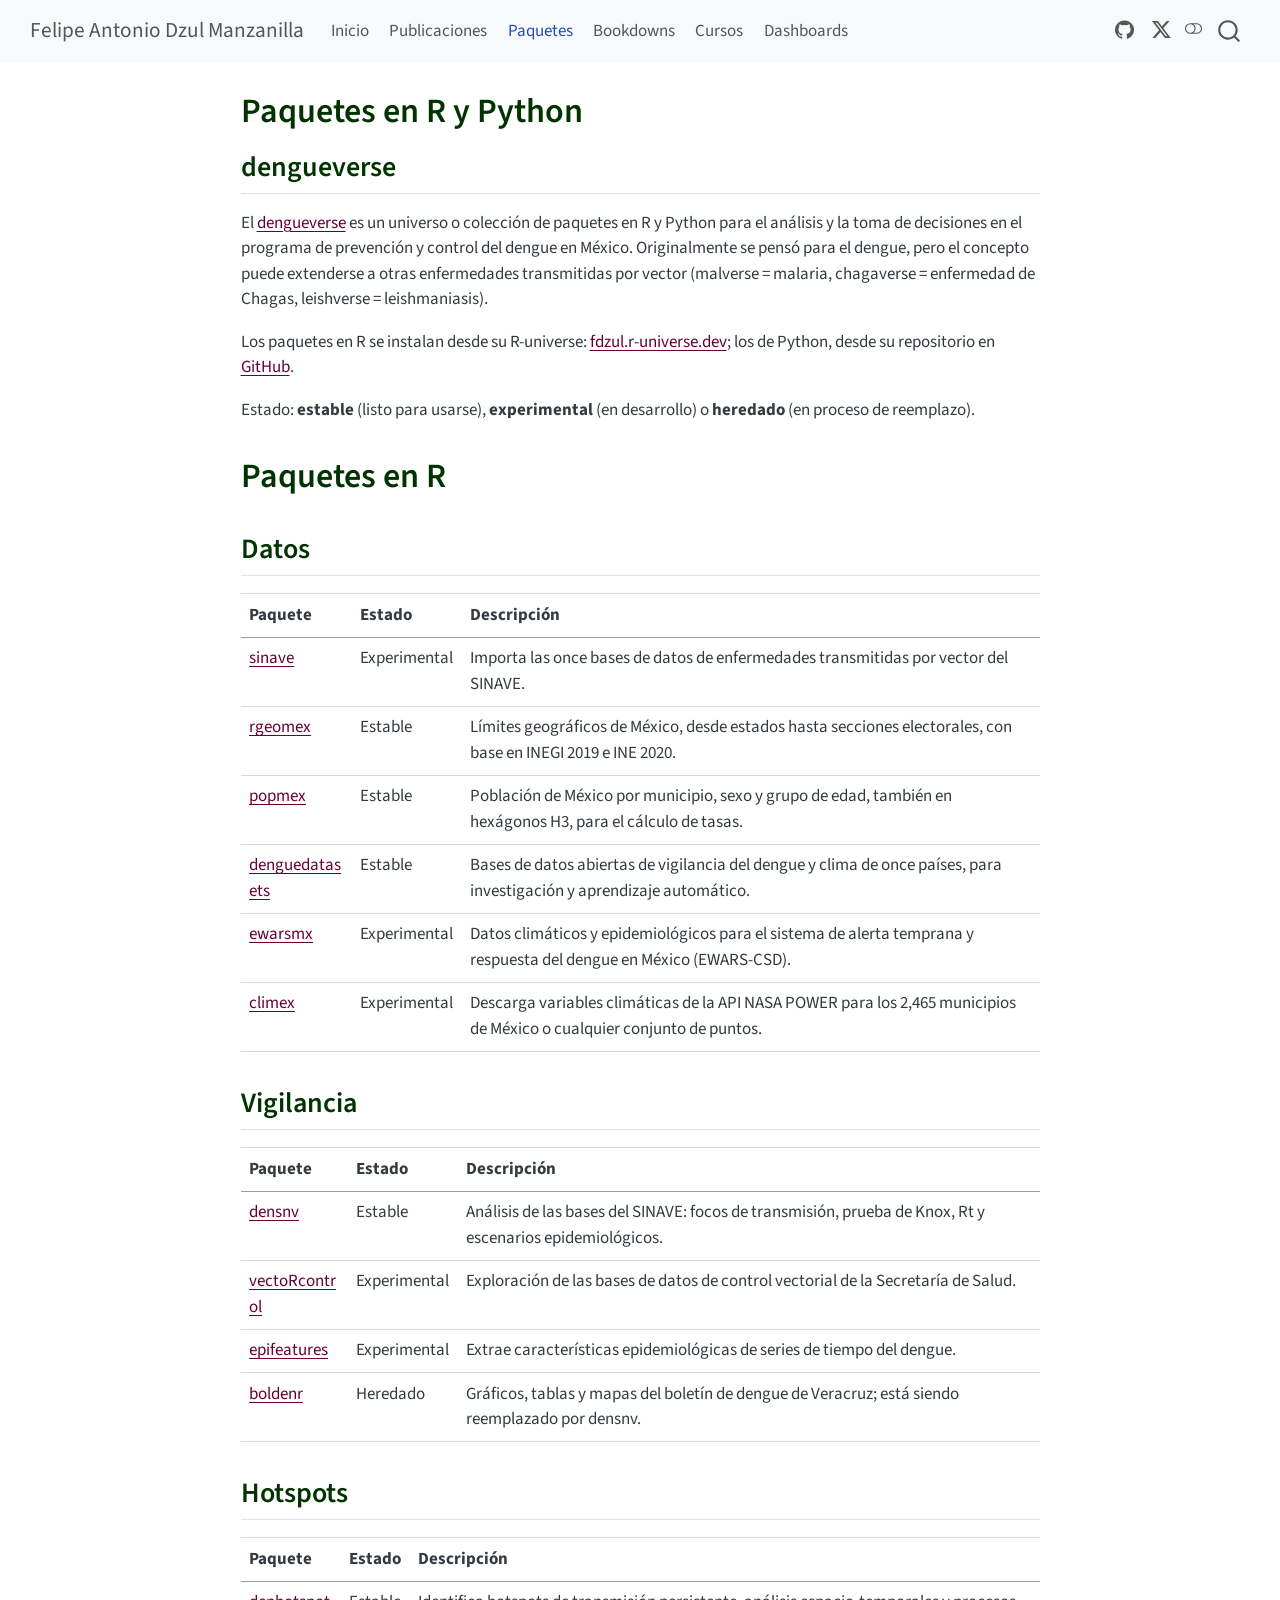
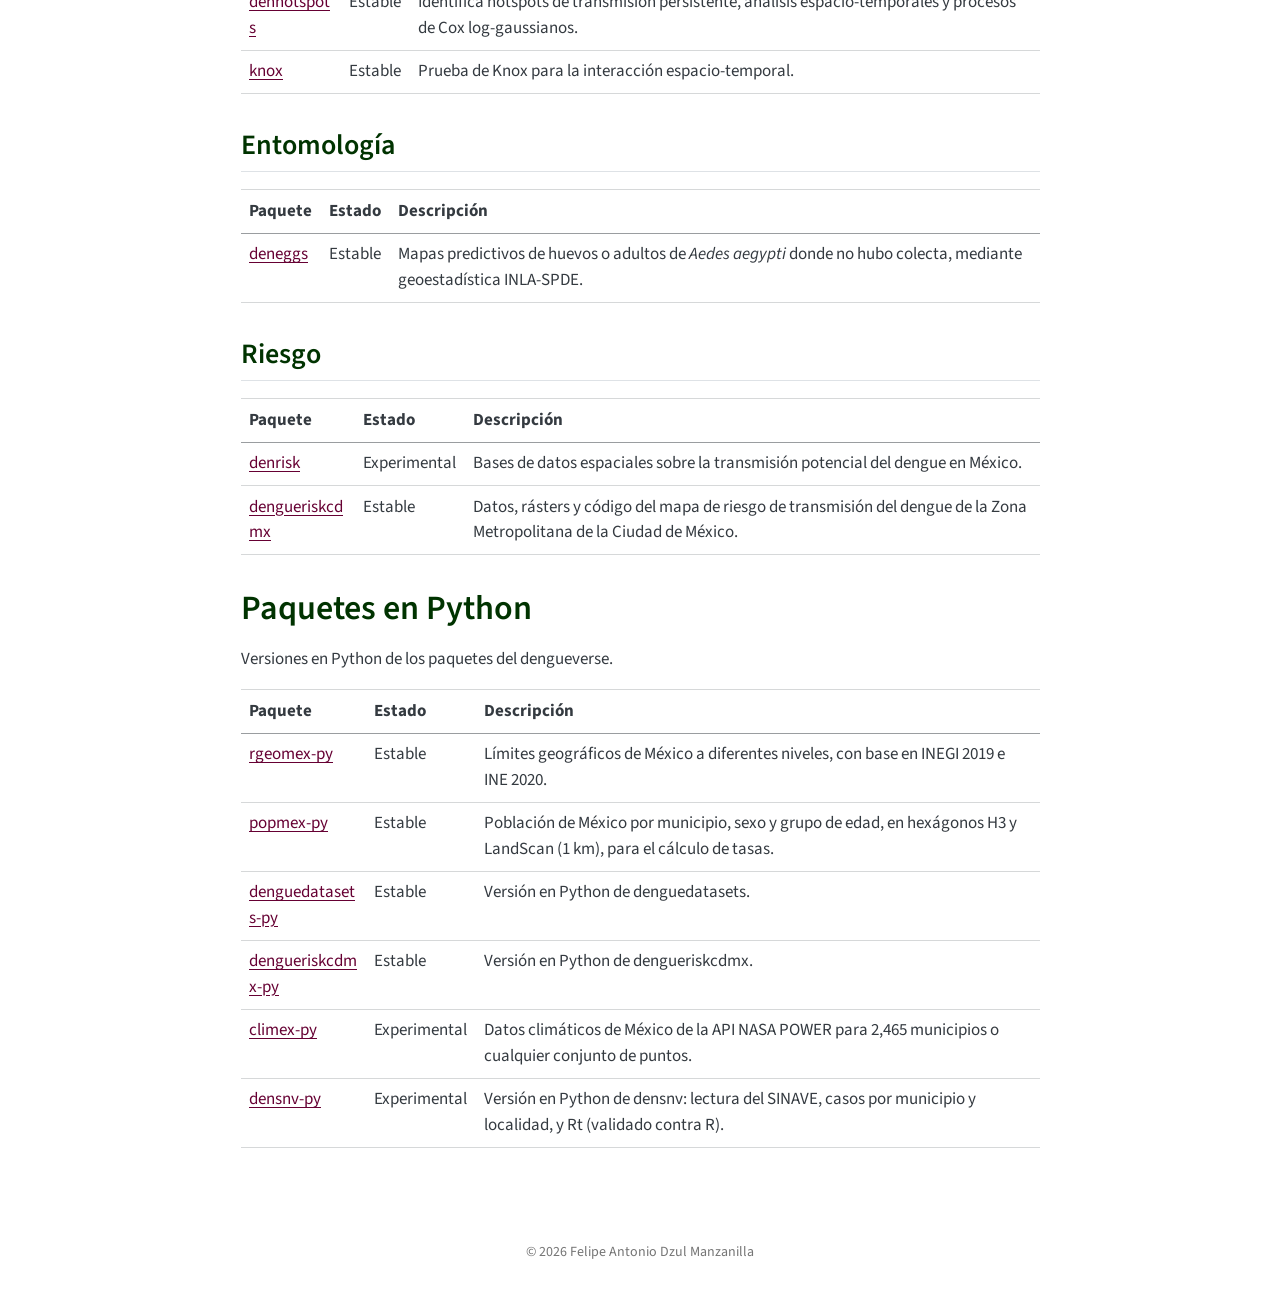
<file: paquetes.html>
<!DOCTYPE html>
<html xmlns="http://www.w3.org/1999/xhtml" lang="es" xml:lang="es"><head>

<meta charset="utf-8">
<meta name="generator" content="quarto-1.8.27">

<meta name="viewport" content="width=device-width, initial-scale=1.0, user-scalable=yes">


<title>Paquetes en R y Python – Felipe Antonio Dzul Manzanilla</title>
<style>
code{white-space: pre-wrap;}
span.smallcaps{font-variant: small-caps;}
div.columns{display: flex; gap: min(4vw, 1.5em);}
div.column{flex: auto; overflow-x: auto;}
div.hanging-indent{margin-left: 1.5em; text-indent: -1.5em;}
ul.task-list{list-style: none;}
ul.task-list li input[type="checkbox"] {
  width: 0.8em;
  margin: 0 0.8em 0.2em -1em; /* quarto-specific, see https://github.com/quarto-dev/quarto-cli/issues/4556 */ 
  vertical-align: middle;
}
</style>


<script src="site_libs/quarto-nav/quarto-nav.js"></script>
<script src="site_libs/quarto-nav/headroom.min.js"></script>
<script src="site_libs/clipboard/clipboard.min.js"></script>
<script src="site_libs/quarto-search/autocomplete.umd.js"></script>
<script src="site_libs/quarto-search/fuse.min.js"></script>
<script src="site_libs/quarto-search/quarto-search.js"></script>
<meta name="quarto:offset" content="./">
<link href="./images/fadm.jpg" rel="icon" type="image/jpeg">
<script src="site_libs/quarto-html/quarto.js" type="module"></script>
<script src="site_libs/quarto-html/tabsets/tabsets.js" type="module"></script>
<script src="site_libs/quarto-html/axe/axe-check.js" type="module"></script>
<script src="site_libs/quarto-html/popper.min.js"></script>
<script src="site_libs/quarto-html/tippy.umd.min.js"></script>
<script src="site_libs/quarto-html/anchor.min.js"></script>
<link href="site_libs/quarto-html/tippy.css" rel="stylesheet">
<link href="site_libs/quarto-html/quarto-syntax-highlighting-ed96de9b727972fe78a7b5d16c58bf87.css" rel="stylesheet" class="quarto-color-scheme" id="quarto-text-highlighting-styles">
<link href="site_libs/quarto-html/quarto-syntax-highlighting-dark-4d9afe2b8d18ee9fa5d0d57b5ed4214d.css" rel="stylesheet" class="quarto-color-scheme quarto-color-alternate" id="quarto-text-highlighting-styles">
<link href="site_libs/quarto-html/quarto-syntax-highlighting-ed96de9b727972fe78a7b5d16c58bf87.css" rel="stylesheet" class="quarto-color-scheme-extra" id="quarto-text-highlighting-styles">
<script src="site_libs/bootstrap/bootstrap.min.js"></script>
<link href="site_libs/bootstrap/bootstrap-icons.css" rel="stylesheet">
<link href="site_libs/bootstrap/bootstrap-5b4ad623e5705c0698d39aec6f10cf02.min.css" rel="stylesheet" append-hash="true" class="quarto-color-scheme" id="quarto-bootstrap" data-mode="light">
<link href="site_libs/bootstrap/bootstrap-dark-0d4a9d19931feb4fee1ddab4b2489000.min.css" rel="stylesheet" append-hash="true" class="quarto-color-scheme quarto-color-alternate" id="quarto-bootstrap" data-mode="dark">
<link href="site_libs/bootstrap/bootstrap-5b4ad623e5705c0698d39aec6f10cf02.min.css" rel="stylesheet" append-hash="true" class="quarto-color-scheme-extra" id="quarto-bootstrap" data-mode="light">
<script id="quarto-search-options" type="application/json">{
  "location": "navbar",
  "copy-button": false,
  "collapse-after": 3,
  "panel-placement": "end",
  "type": "overlay",
  "limit": 50,
  "keyboard-shortcut": [
    "f",
    "/",
    "s"
  ],
  "show-item-context": false,
  "language": {
    "search-no-results-text": "No se han encontrado resultados",
    "search-matching-documents-text": "documentos encontrados",
    "search-copy-link-title": "Copiar el enlace en la búsqueda",
    "search-hide-matches-text": "Ocultar resultados adicionales",
    "search-more-match-text": "resultado adicional en este documento",
    "search-more-matches-text": "resultados adicionales en este documento",
    "search-clear-button-title": "Borrar",
    "search-text-placeholder": "",
    "search-detached-cancel-button-title": "Cancelar",
    "search-submit-button-title": "Enviar",
    "search-label": "Buscar"
  }
}</script>


<link rel="stylesheet" href="styles.css">
</head>

<body class="nav-fixed fullcontent quarto-light"><script id="quarto-html-before-body" type="application/javascript">
    const toggleBodyColorMode = (bsSheetEl) => {
      const mode = bsSheetEl.getAttribute("data-mode");
      const bodyEl = window.document.querySelector("body");
      if (mode === "dark") {
        bodyEl.classList.add("quarto-dark");
        bodyEl.classList.remove("quarto-light");
      } else {
        bodyEl.classList.add("quarto-light");
        bodyEl.classList.remove("quarto-dark");
      }
    }
    const toggleBodyColorPrimary = () => {
      const bsSheetEl = window.document.querySelector("link#quarto-bootstrap:not([rel=disabled-stylesheet])");
      if (bsSheetEl) {
        toggleBodyColorMode(bsSheetEl);
      }
    }
    const setColorSchemeToggle = (alternate) => {
      const toggles = window.document.querySelectorAll('.quarto-color-scheme-toggle');
      for (let i=0; i < toggles.length; i++) {
        const toggle = toggles[i];
        if (toggle) {
          if (alternate) {
            toggle.classList.add("alternate");
          } else {
            toggle.classList.remove("alternate");
          }
        }
      }
    };
    const toggleColorMode = (alternate) => {
      // Switch the stylesheets
      const primaryStylesheets = window.document.querySelectorAll('link.quarto-color-scheme:not(.quarto-color-alternate)');
      const alternateStylesheets = window.document.querySelectorAll('link.quarto-color-scheme.quarto-color-alternate');
      manageTransitions('#quarto-margin-sidebar .nav-link', false);
      if (alternate) {
        // note: dark is layered on light, we don't disable primary!
        enableStylesheet(alternateStylesheets);
        for (const sheetNode of alternateStylesheets) {
          if (sheetNode.id === "quarto-bootstrap") {
            toggleBodyColorMode(sheetNode);
          }
        }
      } else {
        disableStylesheet(alternateStylesheets);
        enableStylesheet(primaryStylesheets)
        toggleBodyColorPrimary();
      }
      manageTransitions('#quarto-margin-sidebar .nav-link', true);
      // Switch the toggles
      setColorSchemeToggle(alternate)
      // Hack to workaround the fact that safari doesn't
      // properly recolor the scrollbar when toggling (#1455)
      if (navigator.userAgent.indexOf('Safari') > 0 && navigator.userAgent.indexOf('Chrome') == -1) {
        manageTransitions("body", false);
        window.scrollTo(0, 1);
        setTimeout(() => {
          window.scrollTo(0, 0);
          manageTransitions("body", true);
        }, 40);
      }
    }
    const disableStylesheet = (stylesheets) => {
      for (let i=0; i < stylesheets.length; i++) {
        const stylesheet = stylesheets[i];
        stylesheet.rel = 'disabled-stylesheet';
      }
    }
    const enableStylesheet = (stylesheets) => {
      for (let i=0; i < stylesheets.length; i++) {
        const stylesheet = stylesheets[i];
        if(stylesheet.rel !== 'stylesheet') { // for Chrome, which will still FOUC without this check
          stylesheet.rel = 'stylesheet';
        }
      }
    }
    const manageTransitions = (selector, allowTransitions) => {
      const els = window.document.querySelectorAll(selector);
      for (let i=0; i < els.length; i++) {
        const el = els[i];
        if (allowTransitions) {
          el.classList.remove('notransition');
        } else {
          el.classList.add('notransition');
        }
      }
    }
    const isFileUrl = () => {
      return window.location.protocol === 'file:';
    }
    const hasAlternateSentinel = () => {
      let styleSentinel = getColorSchemeSentinel();
      if (styleSentinel !== null) {
        return styleSentinel === "alternate";
      } else {
        return false;
      }
    }
    const setStyleSentinel = (alternate) => {
      const value = alternate ? "alternate" : "default";
      if (!isFileUrl()) {
        window.localStorage.setItem("quarto-color-scheme", value);
      } else {
        localAlternateSentinel = value;
      }
    }
    const getColorSchemeSentinel = () => {
      if (!isFileUrl()) {
        const storageValue = window.localStorage.getItem("quarto-color-scheme");
        return storageValue != null ? storageValue : localAlternateSentinel;
      } else {
        return localAlternateSentinel;
      }
    }
    const toggleGiscusIfUsed = (isAlternate, darkModeDefault) => {
      const baseTheme = document.querySelector('#giscus-base-theme')?.value ?? 'light';
      const alternateTheme = document.querySelector('#giscus-alt-theme')?.value ?? 'dark';
      let newTheme = '';
      if(authorPrefersDark) {
        newTheme = isAlternate ? baseTheme : alternateTheme;
      } else {
        newTheme = isAlternate ? alternateTheme : baseTheme;
      }
      const changeGiscusTheme = () => {
        // From: https://github.com/giscus/giscus/issues/336
        const sendMessage = (message) => {
          const iframe = document.querySelector('iframe.giscus-frame');
          if (!iframe) return;
          iframe.contentWindow.postMessage({ giscus: message }, 'https://giscus.app');
        }
        sendMessage({
          setConfig: {
            theme: newTheme
          }
        });
      }
      const isGiscussLoaded = window.document.querySelector('iframe.giscus-frame') !== null;
      if (isGiscussLoaded) {
        changeGiscusTheme();
      }
    };
    const authorPrefersDark = false;
    const darkModeDefault = authorPrefersDark;
      document.querySelector('link#quarto-text-highlighting-styles.quarto-color-scheme-extra').rel = 'disabled-stylesheet';
      document.querySelector('link#quarto-bootstrap.quarto-color-scheme-extra').rel = 'disabled-stylesheet';
    let localAlternateSentinel = darkModeDefault ? 'alternate' : 'default';
    // Dark / light mode switch
    window.quartoToggleColorScheme = () => {
      // Read the current dark / light value
      let toAlternate = !hasAlternateSentinel();
      toggleColorMode(toAlternate);
      setStyleSentinel(toAlternate);
      toggleGiscusIfUsed(toAlternate, darkModeDefault);
      window.dispatchEvent(new Event('resize'));
    };
    // Switch to dark mode if need be
    if (hasAlternateSentinel()) {
      toggleColorMode(true);
    } else {
      toggleColorMode(false);
    }
  </script>

<div id="quarto-search-results"></div>
  <header id="quarto-header" class="headroom fixed-top">
    <nav class="navbar navbar-expand-lg " data-bs-theme="dark">
      <div class="navbar-container container-fluid">
      <div class="navbar-brand-container mx-auto">
    <a class="navbar-brand" href="./index.html">
    <span class="navbar-title">Felipe Antonio Dzul Manzanilla</span>
    </a>
  </div>
            <div id="quarto-search" class="" title="Buscar"></div>
          <button class="navbar-toggler" type="button" data-bs-toggle="collapse" data-bs-target="#navbarCollapse" aria-controls="navbarCollapse" role="menu" aria-expanded="false" aria-label="Navegación de palanca" onclick="if (window.quartoToggleHeadroom) { window.quartoToggleHeadroom(); }">
  <span class="navbar-toggler-icon"></span>
</button>
          <div class="collapse navbar-collapse" id="navbarCollapse">
            <ul class="navbar-nav navbar-nav-scroll me-auto">
  <li class="nav-item">
    <a class="nav-link" href="./index.html"> 
<span class="menu-text">Inicio</span></a>
  </li>  
  <li class="nav-item">
    <a class="nav-link" href="./articulos.html"> 
<span class="menu-text">Publicaciones</span></a>
  </li>  
  <li class="nav-item">
    <a class="nav-link active" href="./paquetes.html" aria-current="page"> 
<span class="menu-text">Paquetes</span></a>
  </li>  
  <li class="nav-item">
    <a class="nav-link" href="./bookdowns.html"> 
<span class="menu-text">Bookdowns</span></a>
  </li>  
  <li class="nav-item">
    <a class="nav-link" href="./cursos.html"> 
<span class="menu-text">Cursos</span></a>
  </li>  
  <li class="nav-item">
    <a class="nav-link" href="./dashboards.html"> 
<span class="menu-text">Dashboards</span></a>
  </li>  
</ul>
            <ul class="navbar-nav navbar-nav-scroll ms-auto">
  <li class="nav-item compact">
    <a class="nav-link" href="https://github.com/fdzul/"> <i class="bi bi-github" role="img" aria-label="GitHub">
</i> 
<span class="menu-text"></span></a>
  </li>  
  <li class="nav-item compact">
    <a class="nav-link" href="https://twitter.com/FdzulM"> <i class="bi bi-twitter-x" role="img" aria-label="X (Twitter)">
</i> 
<span class="menu-text"></span></a>
  </li>  
</ul>
          </div> <!-- /navcollapse -->
            <div class="quarto-navbar-tools">
  <a href="" class="quarto-color-scheme-toggle quarto-navigation-tool  px-1" onclick="window.quartoToggleColorScheme(); return false;" title="Alternar modo oscuro"><i class="bi"></i></a>
</div>
      </div> <!-- /container-fluid -->
    </nav>
</header>
<!-- content -->
<div id="quarto-content" class="quarto-container page-columns page-rows-contents page-layout-article page-navbar">
<!-- sidebar -->
<!-- margin-sidebar -->
    
<!-- main -->
<main class="content" id="quarto-document-content">


<header id="title-block-header" class="quarto-title-block default">
<div class="quarto-title">
<h1 class="title">Paquetes en R y Python</h1>
</div>



<div class="quarto-title-meta">

    
  
    
  </div>
  


</header>


<section id="dengueverse" class="level2">
<h2 class="anchored" data-anchor-id="dengueverse">dengueverse</h2>
<p>El <a href="https://fdzul.github.io/dengueverse/">dengueverse</a> es un universo o colección de paquetes en R y Python para el análisis y la toma de decisiones en el programa de prevención y control del dengue en México. Originalmente se pensó para el dengue, pero el concepto puede extenderse a otras enfermedades transmitidas por vector (malverse = malaria, chagaverse = enfermedad de Chagas, leishverse = leishmaniasis).</p>
<p>Los paquetes en R se instalan desde su R-universe: <a href="https://fdzul.r-universe.dev">fdzul.r-universe.dev</a>; los de Python, desde su repositorio en <a href="https://github.com/fdzul">GitHub</a>.</p>
<p>Estado: <strong>estable</strong> (listo para usarse), <strong>experimental</strong> (en desarrollo) o <strong>heredado</strong> (en proceso de reemplazo).</p>
</section>
<section id="paquetes-en-r" class="level1">
<h1>Paquetes en R</h1>
<section id="datos" class="level2">
<h2 class="anchored" data-anchor-id="datos">Datos</h2>
<table class="caption-top table">
<thead>
<tr class="header">
<th>Paquete</th>
<th>Estado</th>
<th>Descripción</th>
</tr>
</thead>
<tbody>
<tr class="odd">
<td><a href="https://github.com/fdzul/sinave">sinave</a></td>
<td>Experimental</td>
<td>Importa las once bases de datos de enfermedades transmitidas por vector del SINAVE.</td>
</tr>
<tr class="even">
<td><a href="https://fdzul.github.io/rgeomex/">rgeomex</a></td>
<td>Estable</td>
<td>Límites geográficos de México, desde estados hasta secciones electorales, con base en INEGI 2019 e INE 2020.</td>
</tr>
<tr class="odd">
<td><a href="https://fdzul.github.io/popmex/">popmex</a></td>
<td>Estable</td>
<td>Población de México por municipio, sexo y grupo de edad, también en hexágonos H3, para el cálculo de tasas.</td>
</tr>
<tr class="even">
<td><a href="https://fdzul.github.io/denguedatasets/">denguedatasets</a></td>
<td>Estable</td>
<td>Bases de datos abiertas de vigilancia del dengue y clima de once países, para investigación y aprendizaje automático.</td>
</tr>
<tr class="odd">
<td><a href="https://github.com/fdzul/ewarsmx">ewarsmx</a></td>
<td>Experimental</td>
<td>Datos climáticos y epidemiológicos para el sistema de alerta temprana y respuesta del dengue en México (EWARS-CSD).</td>
</tr>
<tr class="even">
<td><a href="https://fdzul.github.io/climex/">climex</a></td>
<td>Experimental</td>
<td>Descarga variables climáticas de la API NASA POWER para los 2,465 municipios de México o cualquier conjunto de puntos.</td>
</tr>
</tbody>
</table>
</section>
<section id="vigilancia" class="level2">
<h2 class="anchored" data-anchor-id="vigilancia">Vigilancia</h2>
<table class="caption-top table">
<thead>
<tr class="header">
<th>Paquete</th>
<th>Estado</th>
<th>Descripción</th>
</tr>
</thead>
<tbody>
<tr class="odd">
<td><a href="https://fdzul.github.io/densnv/">densnv</a></td>
<td>Estable</td>
<td>Análisis de las bases del SINAVE: focos de transmisión, prueba de Knox, Rt y escenarios epidemiológicos.</td>
</tr>
<tr class="even">
<td><a href="https://github.com/fdzul/vectoRcontrol">vectoRcontrol</a></td>
<td>Experimental</td>
<td>Exploración de las bases de datos de control vectorial de la Secretaría de Salud.</td>
</tr>
<tr class="odd">
<td><a href="https://github.com/fdzul/epifeatures">epifeatures</a></td>
<td>Experimental</td>
<td>Extrae características epidemiológicas de series de tiempo del dengue.</td>
</tr>
<tr class="even">
<td><a href="https://github.com/fdzul/boldenr">boldenr</a></td>
<td>Heredado</td>
<td>Gráficos, tablas y mapas del boletín de dengue de Veracruz; está siendo reemplazado por densnv.</td>
</tr>
</tbody>
</table>
</section>
<section id="hotspots" class="level2">
<h2 class="anchored" data-anchor-id="hotspots">Hotspots</h2>
<table class="caption-top table">
<thead>
<tr class="header">
<th>Paquete</th>
<th>Estado</th>
<th>Descripción</th>
</tr>
</thead>
<tbody>
<tr class="odd">
<td><a href="https://fdzul.github.io/denhotspots/">denhotspots</a></td>
<td>Estable</td>
<td>Identifica hotspots de transmisión persistente, análisis espacio-temporales y procesos de Cox log-gaussianos.</td>
</tr>
<tr class="even">
<td><a href="https://github.com/fdzul/knox">knox</a></td>
<td>Estable</td>
<td>Prueba de Knox para la interacción espacio-temporal.</td>
</tr>
</tbody>
</table>
</section>
<section id="entomología" class="level2">
<h2 class="anchored" data-anchor-id="entomología">Entomología</h2>
<table class="caption-top table">
<thead>
<tr class="header">
<th>Paquete</th>
<th>Estado</th>
<th>Descripción</th>
</tr>
</thead>
<tbody>
<tr class="odd">
<td><a href="https://fdzul.github.io/deneggs/">deneggs</a></td>
<td>Estable</td>
<td>Mapas predictivos de huevos o adultos de <em>Aedes aegypti</em> donde no hubo colecta, mediante geoestadística INLA-SPDE.</td>
</tr>
</tbody>
</table>
</section>
<section id="riesgo" class="level2">
<h2 class="anchored" data-anchor-id="riesgo">Riesgo</h2>
<table class="caption-top table">
<thead>
<tr class="header">
<th>Paquete</th>
<th>Estado</th>
<th>Descripción</th>
</tr>
</thead>
<tbody>
<tr class="odd">
<td><a href="https://fdzul.github.io/denrisk/">denrisk</a></td>
<td>Experimental</td>
<td>Bases de datos espaciales sobre la transmisión potencial del dengue en México.</td>
</tr>
<tr class="even">
<td><a href="https://github.com/fdzul/dengueriskcdmx">dengueriskcdmx</a></td>
<td>Estable</td>
<td>Datos, rásters y código del mapa de riesgo de transmisión del dengue de la Zona Metropolitana de la Ciudad de México.</td>
</tr>
</tbody>
</table>
</section>
</section>
<section id="paquetes-en-python" class="level1">
<h1>Paquetes en Python</h1>
<p>Versiones en Python de los paquetes del dengueverse.</p>
<table class="caption-top table">
<thead>
<tr class="header">
<th>Paquete</th>
<th>Estado</th>
<th>Descripción</th>
</tr>
</thead>
<tbody>
<tr class="odd">
<td><a href="https://fdzul.github.io/rgeomex-py/">rgeomex-py</a></td>
<td>Estable</td>
<td>Límites geográficos de México a diferentes niveles, con base en INEGI 2019 e INE 2020.</td>
</tr>
<tr class="even">
<td><a href="https://fdzul.github.io/popmex-py/">popmex-py</a></td>
<td>Estable</td>
<td>Población de México por municipio, sexo y grupo de edad, en hexágonos H3 y LandScan (1 km), para el cálculo de tasas.</td>
</tr>
<tr class="odd">
<td><a href="https://fdzul.github.io/denguedatasets-py/">denguedatasets-py</a></td>
<td>Estable</td>
<td>Versión en Python de denguedatasets.</td>
</tr>
<tr class="even">
<td><a href="https://fdzul.github.io/dengueriskcdmx-py/">dengueriskcdmx-py</a></td>
<td>Estable</td>
<td>Versión en Python de dengueriskcdmx.</td>
</tr>
<tr class="odd">
<td><a href="https://fdzul.github.io/climex-py/">climex-py</a></td>
<td>Experimental</td>
<td>Datos climáticos de México de la API NASA POWER para 2,465 municipios o cualquier conjunto de puntos.</td>
</tr>
<tr class="even">
<td><a href="https://fdzul.github.io/densnv-py/">densnv-py</a></td>
<td>Experimental</td>
<td>Versión en Python de densnv: lectura del SINAVE, casos por municipio y localidad, y Rt (validado contra R).</td>
</tr>
</tbody>
</table>


</section>

</main> <!-- /main -->
<script id="quarto-html-after-body" type="application/javascript">
  window.document.addEventListener("DOMContentLoaded", function (event) {
    // Ensure there is a toggle, if there isn't float one in the top right
    if (window.document.querySelector('.quarto-color-scheme-toggle') === null) {
      const a = window.document.createElement('a');
      a.classList.add('top-right');
      a.classList.add('quarto-color-scheme-toggle');
      a.href = "";
      a.onclick = function() { try { window.quartoToggleColorScheme(); } catch {} return false; };
      const i = window.document.createElement("i");
      i.classList.add('bi');
      a.appendChild(i);
      window.document.body.appendChild(a);
    }
    setColorSchemeToggle(hasAlternateSentinel())
    const icon = "";
    const anchorJS = new window.AnchorJS();
    anchorJS.options = {
      placement: 'right',
      icon: icon
    };
    anchorJS.add('.anchored');
    const isCodeAnnotation = (el) => {
      for (const clz of el.classList) {
        if (clz.startsWith('code-annotation-')) {                     
          return true;
        }
      }
      return false;
    }
    const onCopySuccess = function(e) {
      // button target
      const button = e.trigger;
      // don't keep focus
      button.blur();
      // flash "checked"
      button.classList.add('code-copy-button-checked');
      var currentTitle = button.getAttribute("title");
      button.setAttribute("title", "Copiado");
      let tooltip;
      if (window.bootstrap) {
        button.setAttribute("data-bs-toggle", "tooltip");
        button.setAttribute("data-bs-placement", "left");
        button.setAttribute("data-bs-title", "Copiado");
        tooltip = new bootstrap.Tooltip(button, 
          { trigger: "manual", 
            customClass: "code-copy-button-tooltip",
            offset: [0, -8]});
        tooltip.show();    
      }
      setTimeout(function() {
        if (tooltip) {
          tooltip.hide();
          button.removeAttribute("data-bs-title");
          button.removeAttribute("data-bs-toggle");
          button.removeAttribute("data-bs-placement");
        }
        button.setAttribute("title", currentTitle);
        button.classList.remove('code-copy-button-checked');
      }, 1000);
      // clear code selection
      e.clearSelection();
    }
    const getTextToCopy = function(trigger) {
      const outerScaffold = trigger.parentElement.cloneNode(true);
      const codeEl = outerScaffold.querySelector('code');
      for (const childEl of codeEl.children) {
        if (isCodeAnnotation(childEl)) {
          childEl.remove();
        }
      }
      return codeEl.innerText;
    }
    const clipboard = new window.ClipboardJS('.code-copy-button:not([data-in-quarto-modal])', {
      text: getTextToCopy
    });
    clipboard.on('success', onCopySuccess);
    if (window.document.getElementById('quarto-embedded-source-code-modal')) {
      const clipboardModal = new window.ClipboardJS('.code-copy-button[data-in-quarto-modal]', {
        text: getTextToCopy,
        container: window.document.getElementById('quarto-embedded-source-code-modal')
      });
      clipboardModal.on('success', onCopySuccess);
    }
      var localhostRegex = new RegExp(/^(?:http|https):\/\/localhost\:?[0-9]*\//);
      var mailtoRegex = new RegExp(/^mailto:/);
        var filterRegex = new RegExp("https:\/\/fdzul\.github\.io");
      var isInternal = (href) => {
          return filterRegex.test(href) || localhostRegex.test(href) || mailtoRegex.test(href);
      }
      // Inspect non-navigation links and adorn them if external
     var links = window.document.querySelectorAll('a[href]:not(.nav-link):not(.navbar-brand):not(.toc-action):not(.sidebar-link):not(.sidebar-item-toggle):not(.pagination-link):not(.no-external):not([aria-hidden]):not(.dropdown-item):not(.quarto-navigation-tool):not(.about-link)');
      for (var i=0; i<links.length; i++) {
        const link = links[i];
        if (!isInternal(link.href)) {
          // undo the damage that might have been done by quarto-nav.js in the case of
          // links that we want to consider external
          if (link.dataset.originalHref !== undefined) {
            link.href = link.dataset.originalHref;
          }
        }
      }
    function tippyHover(el, contentFn, onTriggerFn, onUntriggerFn) {
      const config = {
        allowHTML: true,
        maxWidth: 500,
        delay: 100,
        arrow: false,
        appendTo: function(el) {
            return el.parentElement;
        },
        interactive: true,
        interactiveBorder: 10,
        theme: 'quarto',
        placement: 'bottom-start',
      };
      if (contentFn) {
        config.content = contentFn;
      }
      if (onTriggerFn) {
        config.onTrigger = onTriggerFn;
      }
      if (onUntriggerFn) {
        config.onUntrigger = onUntriggerFn;
      }
      window.tippy(el, config); 
    }
    const noterefs = window.document.querySelectorAll('a[role="doc-noteref"]');
    for (var i=0; i<noterefs.length; i++) {
      const ref = noterefs[i];
      tippyHover(ref, function() {
        // use id or data attribute instead here
        let href = ref.getAttribute('data-footnote-href') || ref.getAttribute('href');
        try { href = new URL(href).hash; } catch {}
        const id = href.replace(/^#\/?/, "");
        const note = window.document.getElementById(id);
        if (note) {
          return note.innerHTML;
        } else {
          return "";
        }
      });
    }
    const xrefs = window.document.querySelectorAll('a.quarto-xref');
    const processXRef = (id, note) => {
      // Strip column container classes
      const stripColumnClz = (el) => {
        el.classList.remove("page-full", "page-columns");
        if (el.children) {
          for (const child of el.children) {
            stripColumnClz(child);
          }
        }
      }
      stripColumnClz(note)
      if (id === null || id.startsWith('sec-')) {
        // Special case sections, only their first couple elements
        const container = document.createElement("div");
        if (note.children && note.children.length > 2) {
          container.appendChild(note.children[0].cloneNode(true));
          for (let i = 1; i < note.children.length; i++) {
            const child = note.children[i];
            if (child.tagName === "P" && child.innerText === "") {
              continue;
            } else {
              container.appendChild(child.cloneNode(true));
              break;
            }
          }
          if (window.Quarto?.typesetMath) {
            window.Quarto.typesetMath(container);
          }
          return container.innerHTML
        } else {
          if (window.Quarto?.typesetMath) {
            window.Quarto.typesetMath(note);
          }
          return note.innerHTML;
        }
      } else {
        // Remove any anchor links if they are present
        const anchorLink = note.querySelector('a.anchorjs-link');
        if (anchorLink) {
          anchorLink.remove();
        }
        if (window.Quarto?.typesetMath) {
          window.Quarto.typesetMath(note);
        }
        if (note.classList.contains("callout")) {
          return note.outerHTML;
        } else {
          return note.innerHTML;
        }
      }
    }
    for (var i=0; i<xrefs.length; i++) {
      const xref = xrefs[i];
      tippyHover(xref, undefined, function(instance) {
        instance.disable();
        let url = xref.getAttribute('href');
        let hash = undefined; 
        if (url.startsWith('#')) {
          hash = url;
        } else {
          try { hash = new URL(url).hash; } catch {}
        }
        if (hash) {
          const id = hash.replace(/^#\/?/, "");
          const note = window.document.getElementById(id);
          if (note !== null) {
            try {
              const html = processXRef(id, note.cloneNode(true));
              instance.setContent(html);
            } finally {
              instance.enable();
              instance.show();
            }
          } else {
            // See if we can fetch this
            fetch(url.split('#')[0])
            .then(res => res.text())
            .then(html => {
              const parser = new DOMParser();
              const htmlDoc = parser.parseFromString(html, "text/html");
              const note = htmlDoc.getElementById(id);
              if (note !== null) {
                const html = processXRef(id, note);
                instance.setContent(html);
              } 
            }).finally(() => {
              instance.enable();
              instance.show();
            });
          }
        } else {
          // See if we can fetch a full url (with no hash to target)
          // This is a special case and we should probably do some content thinning / targeting
          fetch(url)
          .then(res => res.text())
          .then(html => {
            const parser = new DOMParser();
            const htmlDoc = parser.parseFromString(html, "text/html");
            const note = htmlDoc.querySelector('main.content');
            if (note !== null) {
              // This should only happen for chapter cross references
              // (since there is no id in the URL)
              // remove the first header
              if (note.children.length > 0 && note.children[0].tagName === "HEADER") {
                note.children[0].remove();
              }
              const html = processXRef(null, note);
              instance.setContent(html);
            } 
          }).finally(() => {
            instance.enable();
            instance.show();
          });
        }
      }, function(instance) {
      });
    }
        let selectedAnnoteEl;
        const selectorForAnnotation = ( cell, annotation) => {
          let cellAttr = 'data-code-cell="' + cell + '"';
          let lineAttr = 'data-code-annotation="' +  annotation + '"';
          const selector = 'span[' + cellAttr + '][' + lineAttr + ']';
          return selector;
        }
        const selectCodeLines = (annoteEl) => {
          const doc = window.document;
          const targetCell = annoteEl.getAttribute("data-target-cell");
          const targetAnnotation = annoteEl.getAttribute("data-target-annotation");
          const annoteSpan = window.document.querySelector(selectorForAnnotation(targetCell, targetAnnotation));
          const lines = annoteSpan.getAttribute("data-code-lines").split(",");
          const lineIds = lines.map((line) => {
            return targetCell + "-" + line;
          })
          let top = null;
          let height = null;
          let parent = null;
          if (lineIds.length > 0) {
              //compute the position of the single el (top and bottom and make a div)
              const el = window.document.getElementById(lineIds[0]);
              top = el.offsetTop;
              height = el.offsetHeight;
              parent = el.parentElement.parentElement;
            if (lineIds.length > 1) {
              const lastEl = window.document.getElementById(lineIds[lineIds.length - 1]);
              const bottom = lastEl.offsetTop + lastEl.offsetHeight;
              height = bottom - top;
            }
            if (top !== null && height !== null && parent !== null) {
              // cook up a div (if necessary) and position it 
              let div = window.document.getElementById("code-annotation-line-highlight");
              if (div === null) {
                div = window.document.createElement("div");
                div.setAttribute("id", "code-annotation-line-highlight");
                div.style.position = 'absolute';
                parent.appendChild(div);
              }
              div.style.top = top - 2 + "px";
              div.style.height = height + 4 + "px";
              div.style.left = 0;
              let gutterDiv = window.document.getElementById("code-annotation-line-highlight-gutter");
              if (gutterDiv === null) {
                gutterDiv = window.document.createElement("div");
                gutterDiv.setAttribute("id", "code-annotation-line-highlight-gutter");
                gutterDiv.style.position = 'absolute';
                const codeCell = window.document.getElementById(targetCell);
                const gutter = codeCell.querySelector('.code-annotation-gutter');
                gutter.appendChild(gutterDiv);
              }
              gutterDiv.style.top = top - 2 + "px";
              gutterDiv.style.height = height + 4 + "px";
            }
            selectedAnnoteEl = annoteEl;
          }
        };
        const unselectCodeLines = () => {
          const elementsIds = ["code-annotation-line-highlight", "code-annotation-line-highlight-gutter"];
          elementsIds.forEach((elId) => {
            const div = window.document.getElementById(elId);
            if (div) {
              div.remove();
            }
          });
          selectedAnnoteEl = undefined;
        };
          // Handle positioning of the toggle
      window.addEventListener(
        "resize",
        throttle(() => {
          elRect = undefined;
          if (selectedAnnoteEl) {
            selectCodeLines(selectedAnnoteEl);
          }
        }, 10)
      );
      function throttle(fn, ms) {
      let throttle = false;
      let timer;
        return (...args) => {
          if(!throttle) { // first call gets through
              fn.apply(this, args);
              throttle = true;
          } else { // all the others get throttled
              if(timer) clearTimeout(timer); // cancel #2
              timer = setTimeout(() => {
                fn.apply(this, args);
                timer = throttle = false;
              }, ms);
          }
        };
      }
        // Attach click handler to the DT
        const annoteDls = window.document.querySelectorAll('dt[data-target-cell]');
        for (const annoteDlNode of annoteDls) {
          annoteDlNode.addEventListener('click', (event) => {
            const clickedEl = event.target;
            if (clickedEl !== selectedAnnoteEl) {
              unselectCodeLines();
              const activeEl = window.document.querySelector('dt[data-target-cell].code-annotation-active');
              if (activeEl) {
                activeEl.classList.remove('code-annotation-active');
              }
              selectCodeLines(clickedEl);
              clickedEl.classList.add('code-annotation-active');
            } else {
              // Unselect the line
              unselectCodeLines();
              clickedEl.classList.remove('code-annotation-active');
            }
          });
        }
    const findCites = (el) => {
      const parentEl = el.parentElement;
      if (parentEl) {
        const cites = parentEl.dataset.cites;
        if (cites) {
          return {
            el,
            cites: cites.split(' ')
          };
        } else {
          return findCites(el.parentElement)
        }
      } else {
        return undefined;
      }
    };
    var bibliorefs = window.document.querySelectorAll('a[role="doc-biblioref"]');
    for (var i=0; i<bibliorefs.length; i++) {
      const ref = bibliorefs[i];
      const citeInfo = findCites(ref);
      if (citeInfo) {
        tippyHover(citeInfo.el, function() {
          var popup = window.document.createElement('div');
          citeInfo.cites.forEach(function(cite) {
            var citeDiv = window.document.createElement('div');
            citeDiv.classList.add('hanging-indent');
            citeDiv.classList.add('csl-entry');
            var biblioDiv = window.document.getElementById('ref-' + cite);
            if (biblioDiv) {
              citeDiv.innerHTML = biblioDiv.innerHTML;
            }
            popup.appendChild(citeDiv);
          });
          return popup.innerHTML;
        });
      }
    }
  });
  </script>
</div> <!-- /content -->
<footer class="footer">
  <div class="nav-footer">
    <div class="nav-footer-left">
      &nbsp;
    </div>   
    <div class="nav-footer-center">
<p>© 2026 Felipe Antonio Dzul Manzanilla</p>
</div>
    <div class="nav-footer-right">
      &nbsp;
    </div>
  </div>
</footer>




</body></html>
</file>
<file: site_libs/quarto-html/tippy.css>
.tippy-box[data-animation=fade][data-state=hidden]{opacity:0}[data-tippy-root]{max-width:calc(100vw - 10px)}.tippy-box{position:relative;background-color:#333;color:#fff;border-radius:4px;font-size:14px;line-height:1.4;white-space:normal;outline:0;transition-property:transform,visibility,opacity}.tippy-box[data-placement^=top]>.tippy-arrow{bottom:0}.tippy-box[data-placement^=top]>.tippy-arrow:before{bottom:-7px;left:0;border-width:8px 8px 0;border-top-color:initial;transform-origin:center top}.tippy-box[data-placement^=bottom]>.tippy-arrow{top:0}.tippy-box[data-placement^=bottom]>.tippy-arrow:before{top:-7px;left:0;border-width:0 8px 8px;border-bottom-color:initial;transform-origin:center bottom}.tippy-box[data-placement^=left]>.tippy-arrow{right:0}.tippy-box[data-placement^=left]>.tippy-arrow:before{border-width:8px 0 8px 8px;border-left-color:initial;right:-7px;transform-origin:center left}.tippy-box[data-placement^=right]>.tippy-arrow{left:0}.tippy-box[data-placement^=right]>.tippy-arrow:before{left:-7px;border-width:8px 8px 8px 0;border-right-color:initial;transform-origin:center right}.tippy-box[data-inertia][data-state=visible]{transition-timing-function:cubic-bezier(.54,1.5,.38,1.11)}.tippy-arrow{width:16px;height:16px;color:#333}.tippy-arrow:before{content:"";position:absolute;border-color:transparent;border-style:solid}.tippy-content{position:relative;padding:5px 9px;z-index:1}
</file>
<file: site_libs/quarto-html/quarto-syntax-highlighting-ed96de9b727972fe78a7b5d16c58bf87.css>
/* quarto syntax highlight colors */
:root {
  --quarto-hl-ot-color: #003B4F;
  --quarto-hl-at-color: #657422;
  --quarto-hl-ss-color: #20794D;
  --quarto-hl-an-color: #5E5E5E;
  --quarto-hl-fu-color: #4758AB;
  --quarto-hl-st-color: #20794D;
  --quarto-hl-cf-color: #003B4F;
  --quarto-hl-op-color: #5E5E5E;
  --quarto-hl-er-color: #AD0000;
  --quarto-hl-bn-color: #AD0000;
  --quarto-hl-al-color: #AD0000;
  --quarto-hl-va-color: #111111;
  --quarto-hl-bu-color: inherit;
  --quarto-hl-ex-color: inherit;
  --quarto-hl-pp-color: #AD0000;
  --quarto-hl-in-color: #5E5E5E;
  --quarto-hl-vs-color: #20794D;
  --quarto-hl-wa-color: #5E5E5E;
  --quarto-hl-do-color: #5E5E5E;
  --quarto-hl-im-color: #00769E;
  --quarto-hl-ch-color: #20794D;
  --quarto-hl-dt-color: #AD0000;
  --quarto-hl-fl-color: #AD0000;
  --quarto-hl-co-color: #5E5E5E;
  --quarto-hl-cv-color: #5E5E5E;
  --quarto-hl-cn-color: #8f5902;
  --quarto-hl-sc-color: #5E5E5E;
  --quarto-hl-dv-color: #AD0000;
  --quarto-hl-kw-color: #003B4F;
}

/* other quarto variables */
:root {
  --quarto-font-monospace: SFMono-Regular, Menlo, Monaco, Consolas, "Liberation Mono", "Courier New", monospace;
}

/* syntax highlight based on Pandoc's rules */
pre > code.sourceCode > span {
  color: #003B4F;
}

code.sourceCode > span {
  color: #003B4F;
}

div.sourceCode,
div.sourceCode pre.sourceCode {
  color: #003B4F;
}

/* Normal */
code span {
  color: #003B4F;
}

/* Alert */
code span.al {
  color: #AD0000;
  font-style: inherit;
}

/* Annotation */
code span.an {
  color: #5E5E5E;
  font-style: inherit;
}

/* Attribute */
code span.at {
  color: #657422;
  font-style: inherit;
}

/* BaseN */
code span.bn {
  color: #AD0000;
  font-style: inherit;
}

/* BuiltIn */
code span.bu {
  font-style: inherit;
}

/* ControlFlow */
code span.cf {
  color: #003B4F;
  font-weight: bold;
  font-style: inherit;
}

/* Char */
code span.ch {
  color: #20794D;
  font-style: inherit;
}

/* Constant */
code span.cn {
  color: #8f5902;
  font-style: inherit;
}

/* Comment */
code span.co {
  color: #5E5E5E;
  font-style: inherit;
}

/* CommentVar */
code span.cv {
  color: #5E5E5E;
  font-style: italic;
}

/* Documentation */
code span.do {
  color: #5E5E5E;
  font-style: italic;
}

/* DataType */
code span.dt {
  color: #AD0000;
  font-style: inherit;
}

/* DecVal */
code span.dv {
  color: #AD0000;
  font-style: inherit;
}

/* Error */
code span.er {
  color: #AD0000;
  font-style: inherit;
}

/* Extension */
code span.ex {
  font-style: inherit;
}

/* Float */
code span.fl {
  color: #AD0000;
  font-style: inherit;
}

/* Function */
code span.fu {
  color: #4758AB;
  font-style: inherit;
}

/* Import */
code span.im {
  color: #00769E;
  font-style: inherit;
}

/* Information */
code span.in {
  color: #5E5E5E;
  font-style: inherit;
}

/* Keyword */
code span.kw {
  color: #003B4F;
  font-weight: bold;
  font-style: inherit;
}

/* Operator */
code span.op {
  color: #5E5E5E;
  font-style: inherit;
}

/* Other */
code span.ot {
  color: #003B4F;
  font-style: inherit;
}

/* Preprocessor */
code span.pp {
  color: #AD0000;
  font-style: inherit;
}

/* SpecialChar */
code span.sc {
  color: #5E5E5E;
  font-style: inherit;
}

/* SpecialString */
code span.ss {
  color: #20794D;
  font-style: inherit;
}

/* String */
code span.st {
  color: #20794D;
  font-style: inherit;
}

/* Variable */
code span.va {
  color: #111111;
  font-style: inherit;
}

/* VerbatimString */
code span.vs {
  color: #20794D;
  font-style: inherit;
}

/* Warning */
code span.wa {
  color: #5E5E5E;
  font-style: italic;
}

.prevent-inlining {
  content: "</";
}

/*# sourceMappingURL=0920dd6d7437995b8cdf7429764427b1.css.map */
</file>
<file: site_libs/quarto-html/quarto-syntax-highlighting-dark-4d9afe2b8d18ee9fa5d0d57b5ed4214d.css>
/* quarto syntax highlight colors */
:root {
  --quarto-hl-al-color: #f07178;
  --quarto-hl-an-color: #d4d0ab;
  --quarto-hl-at-color: #00e0e0;
  --quarto-hl-bn-color: #d4d0ab;
  --quarto-hl-bu-color: #abe338;
  --quarto-hl-ch-color: #abe338;
  --quarto-hl-co-color: #f8f8f2;
  --quarto-hl-cv-color: #ffd700;
  --quarto-hl-cn-color: #ffd700;
  --quarto-hl-cf-color: #ffa07a;
  --quarto-hl-dt-color: #ffa07a;
  --quarto-hl-dv-color: #d4d0ab;
  --quarto-hl-do-color: #f8f8f2;
  --quarto-hl-er-color: #f07178;
  --quarto-hl-ex-color: #00e0e0;
  --quarto-hl-fl-color: #d4d0ab;
  --quarto-hl-fu-color: #ffa07a;
  --quarto-hl-im-color: #abe338;
  --quarto-hl-in-color: #d4d0ab;
  --quarto-hl-kw-color: #ffa07a;
  --quarto-hl-op-color: #ffa07a;
  --quarto-hl-ot-color: #00e0e0;
  --quarto-hl-pp-color: #dcc6e0;
  --quarto-hl-re-color: #00e0e0;
  --quarto-hl-sc-color: #abe338;
  --quarto-hl-ss-color: #abe338;
  --quarto-hl-st-color: #abe338;
  --quarto-hl-va-color: #00e0e0;
  --quarto-hl-vs-color: #abe338;
  --quarto-hl-wa-color: #dcc6e0;
}

/* other quarto variables */
:root {
  --quarto-font-monospace: SFMono-Regular, Menlo, Monaco, Consolas, "Liberation Mono", "Courier New", monospace;
}

/* syntax highlight based on Pandoc's rules */
pre > code.sourceCode > span {
  color: #f8f8f2;
}

code.sourceCode > span {
  color: #f8f8f2;
}

div.sourceCode,
div.sourceCode pre.sourceCode {
  color: #f8f8f2;
}

/* Normal */
code span {
  color: #f8f8f2;
}

/* Alert */
code span.al {
  color: #f07178;
}

/* Annotation */
code span.an {
  color: #d4d0ab;
}

/* Attribute */
code span.at {
  color: #00e0e0;
}

/* BaseN */
code span.bn {
  color: #d4d0ab;
}

/* BuiltIn */
code span.bu {
  color: #abe338;
}

/* ControlFlow */
code span.cf {
  font-weight: bold;
  color: #ffa07a;
}

/* Char */
code span.ch {
  color: #abe338;
}

/* Constant */
code span.cn {
  color: #ffd700;
}

/* Comment */
code span.co {
  font-style: italic;
  color: #f8f8f2;
}

/* CommentVar */
code span.cv {
  color: #ffd700;
}

/* Documentation */
code span.do {
  color: #f8f8f2;
}

/* DataType */
code span.dt {
  color: #ffa07a;
}

/* DecVal */
code span.dv {
  color: #d4d0ab;
}

/* Error */
code span.er {
  color: #f07178;
  text-decoration: underline;
}

/* Extension */
code span.ex {
  font-weight: bold;
  color: #00e0e0;
}

/* Float */
code span.fl {
  color: #d4d0ab;
}

/* Function */
code span.fu {
  color: #ffa07a;
}

/* Import */
code span.im {
  color: #abe338;
}

/* Information */
code span.in {
  color: #d4d0ab;
}

/* Keyword */
code span.kw {
  font-weight: bold;
  color: #ffa07a;
}

/* Operator */
code span.op {
  color: #ffa07a;
}

/* Other */
code span.ot {
  color: #00e0e0;
}

/* Preprocessor */
code span.pp {
  color: #dcc6e0;
}

/* RegionMarker */
code span.re {
  background-color: #f8f8f2;
  color: #00e0e0;
}

/* SpecialChar */
code span.sc {
  color: #abe338;
}

/* SpecialString */
code span.ss {
  color: #abe338;
}

/* String */
code span.st {
  color: #abe338;
}

/* Variable */
code span.va {
  color: #00e0e0;
}

/* VerbatimString */
code span.vs {
  color: #abe338;
}

/* Warning */
code span.wa {
  color: #dcc6e0;
}

.prevent-inlining {
  content: "</";
}

/*# sourceMappingURL=86edf53ecdff796acf02dbceed379426.css.map */
</file>
<file: styles.css>
/* Colores heredados del sitio anterior: verde (#003300) y vino (#660033) */
h1, h2, h3 {
  color: #003300;
}

a {
  color: #660033;
}

a:hover {
  color: #003300;
}

/* En modo oscuro, tonos más claros para mantener contraste */
.quarto-dark h1,
.quarto-dark h2,
.quarto-dark h3 {
  color: #8fc98f;
}

.quarto-dark a {
  color: #e08aac;
}

/* Inicio: columna de la foto más angosta, más espacio para el texto (solo en pantallas grandes) */
@media (min-width: 992px) {
  .quarto-about-trestles .about-entity {
    flex: 0 0 30%;
    padding-right: 1.5em;
  }
  .quarto-about-trestles .about-contents {
    flex: 1 1 70%;
    max-width: none;
  }
}
</file>
